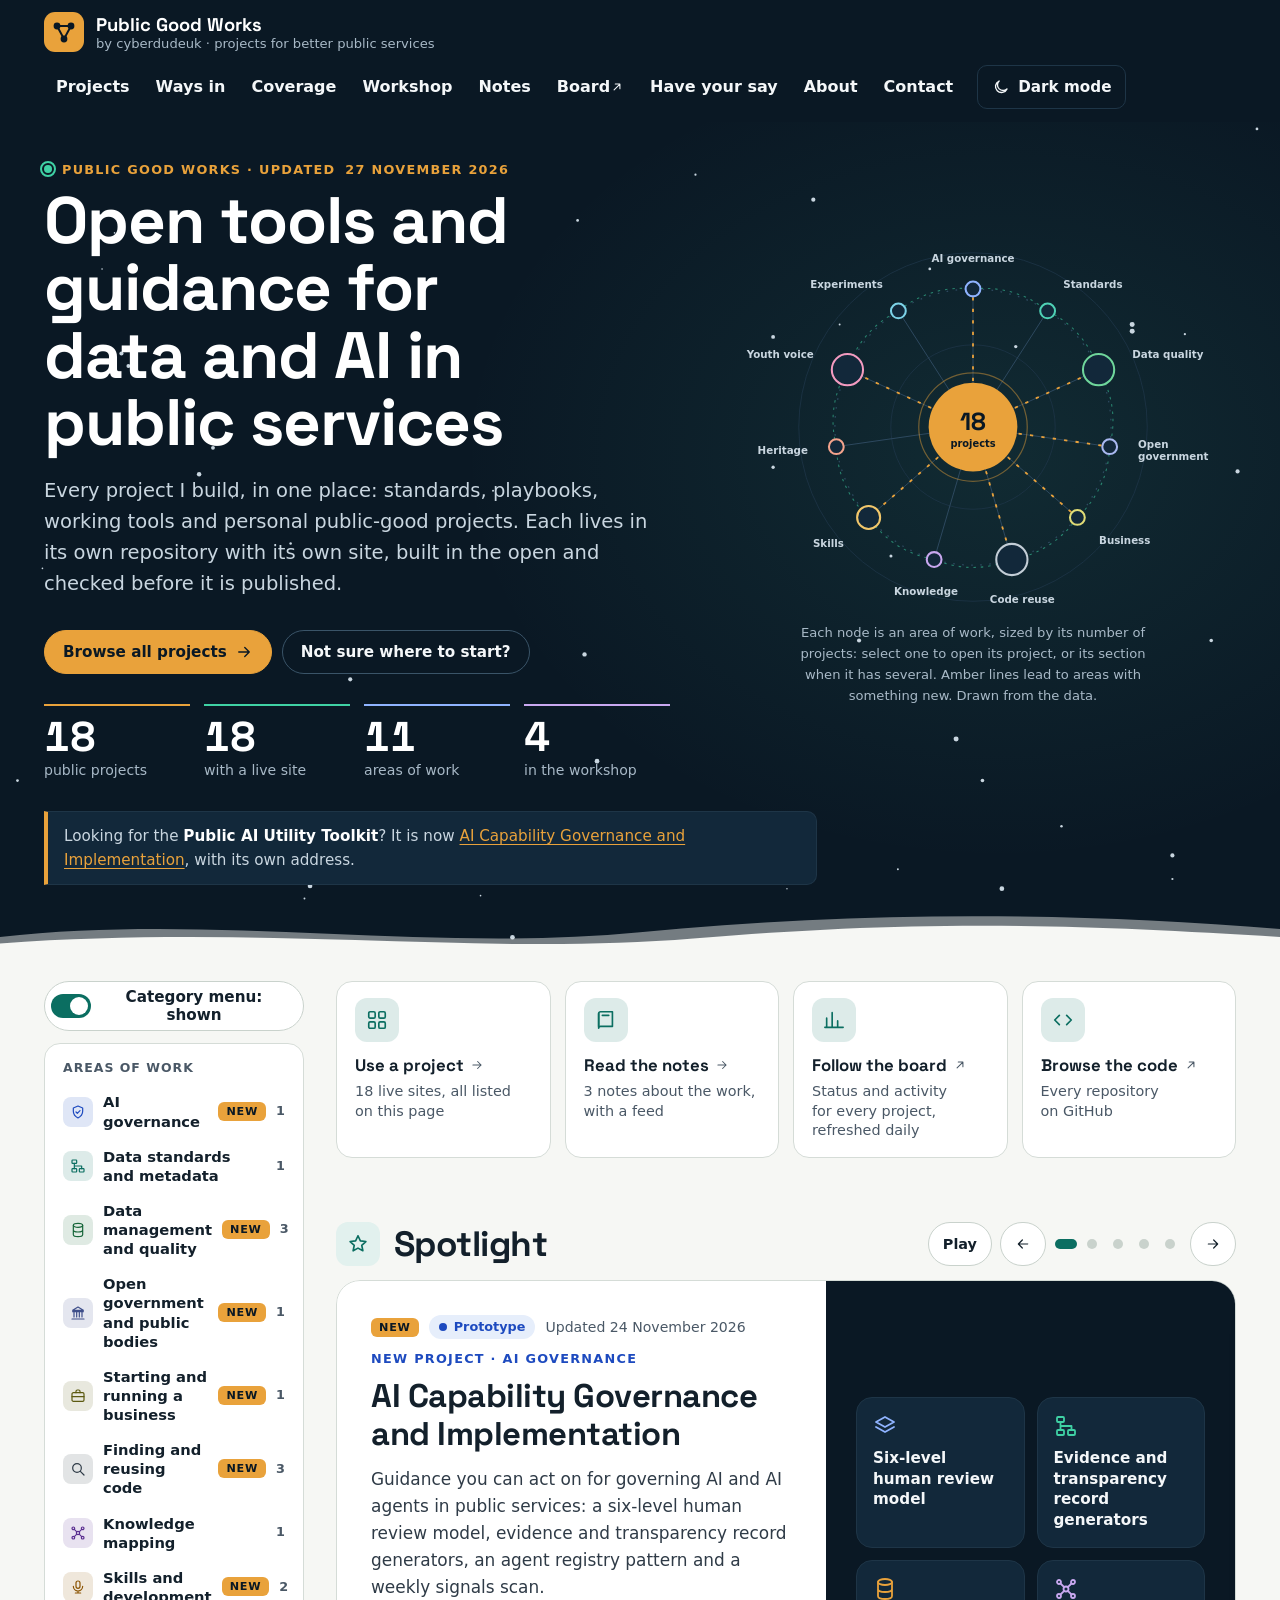
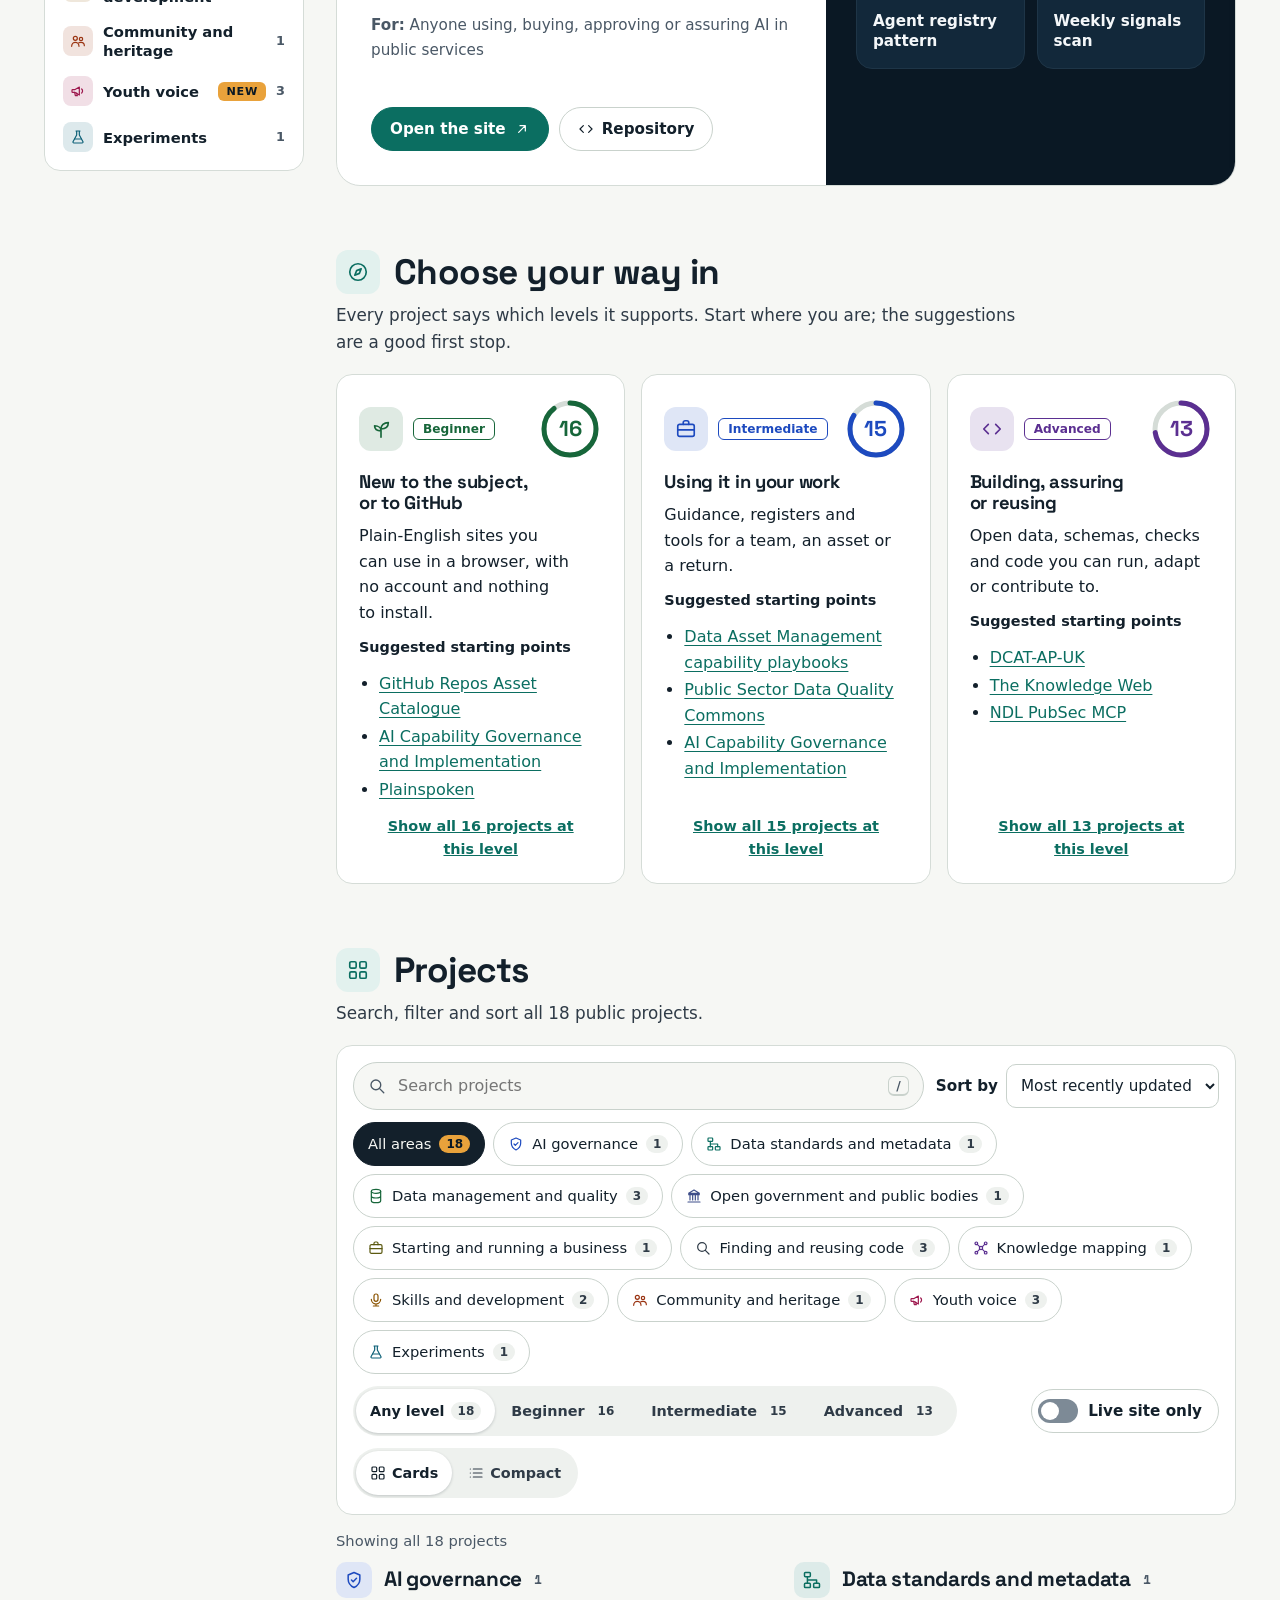
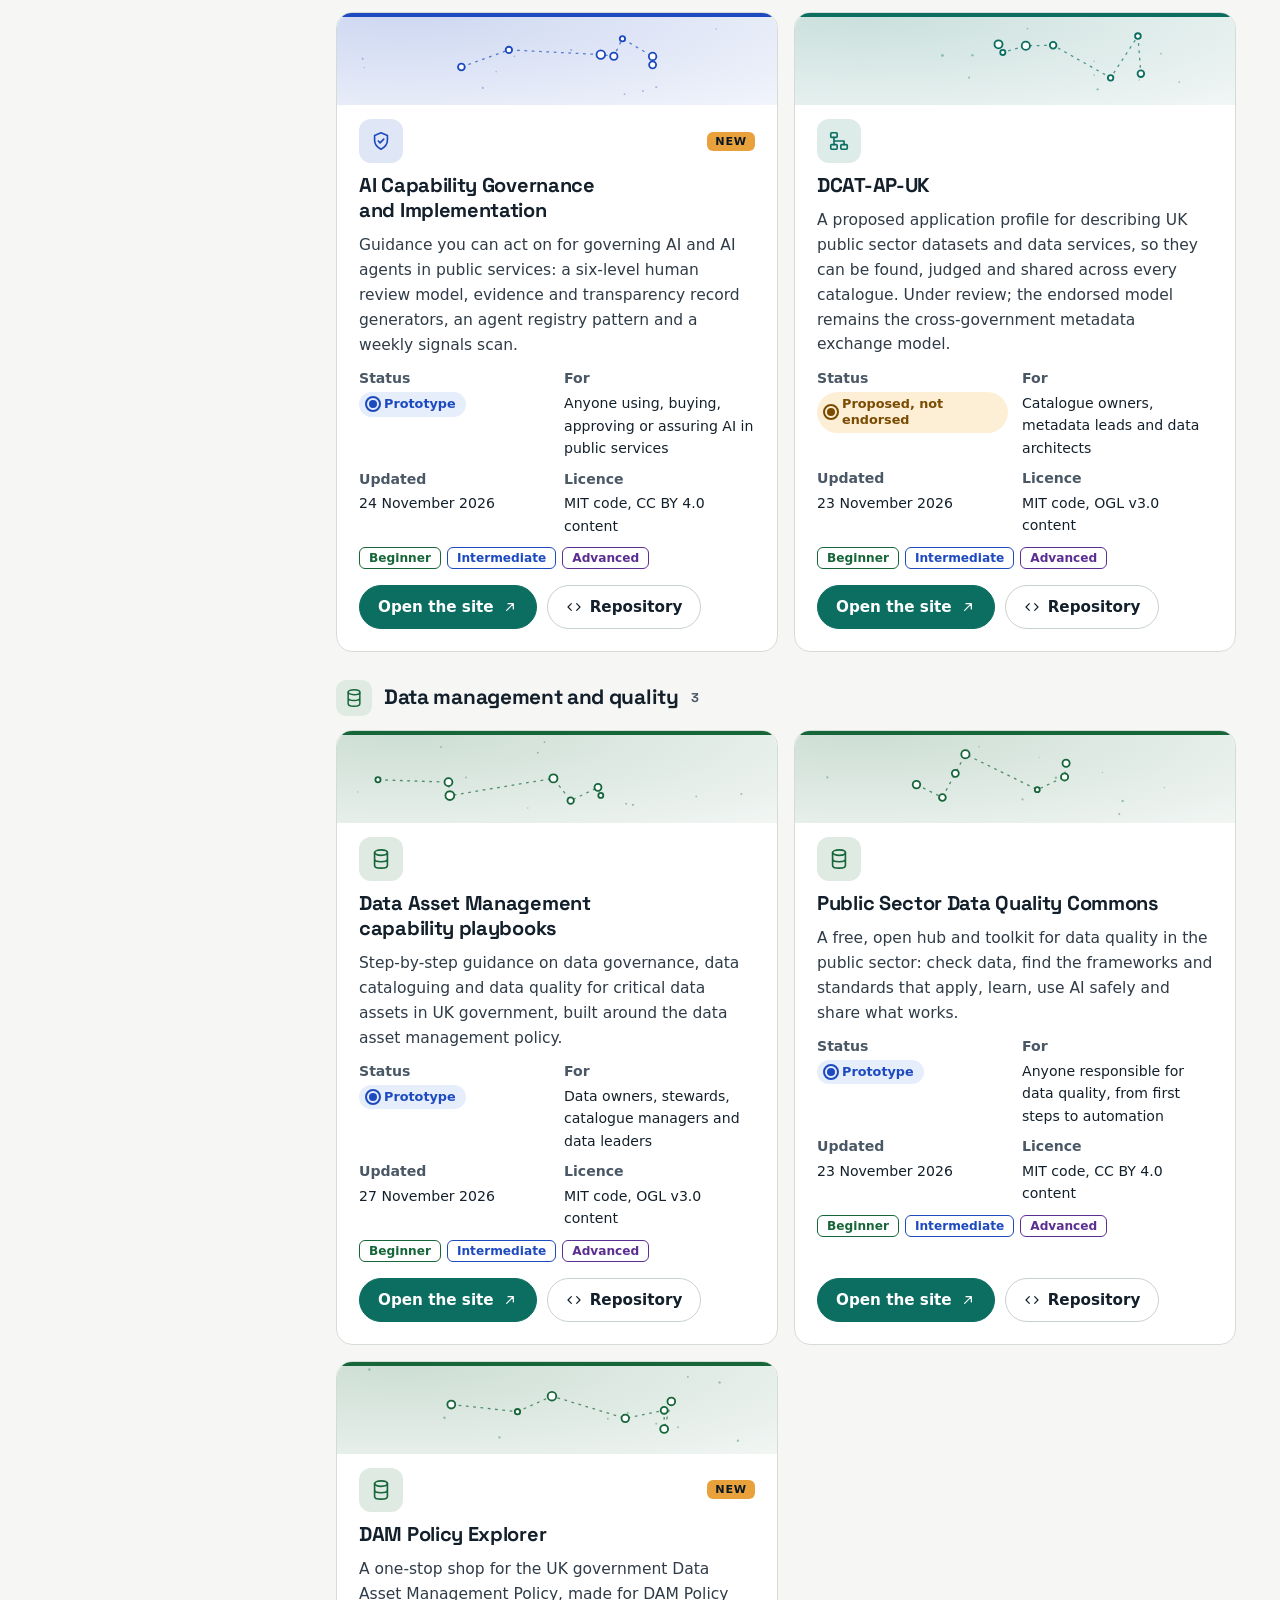
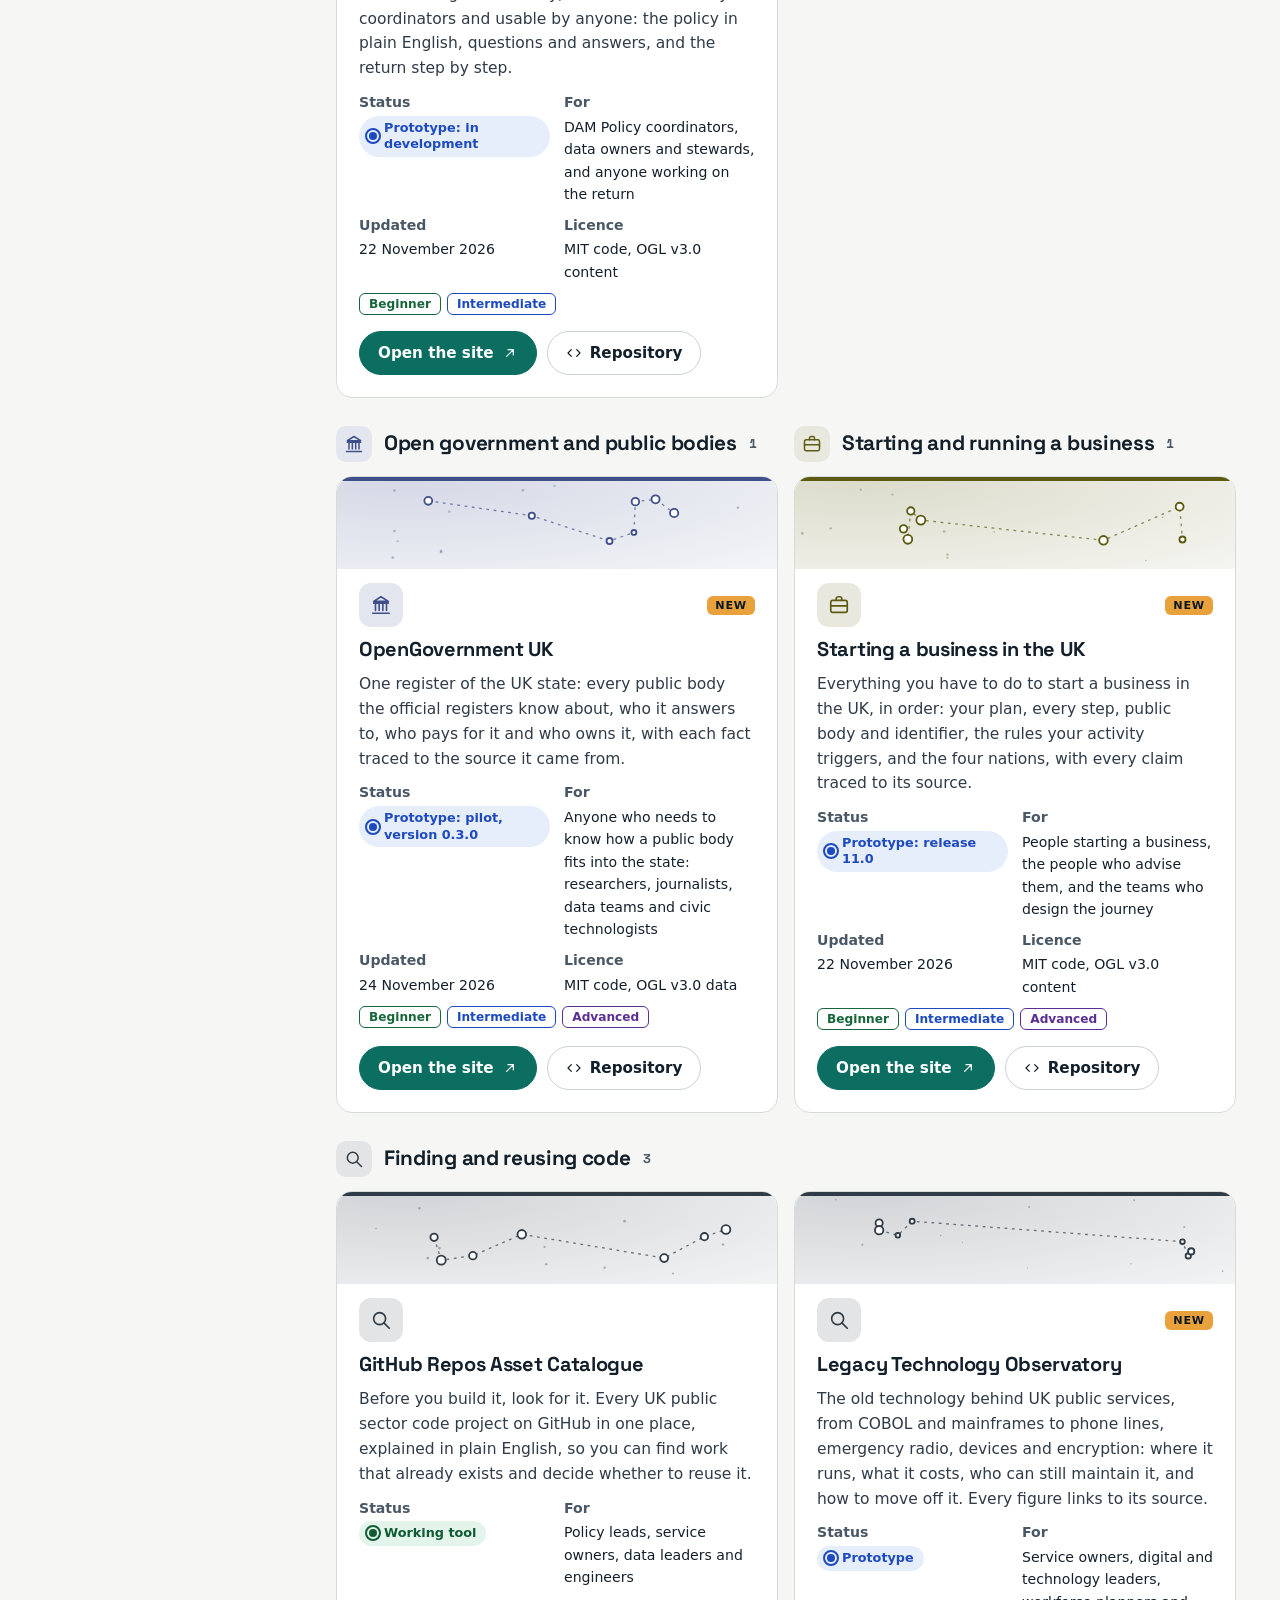
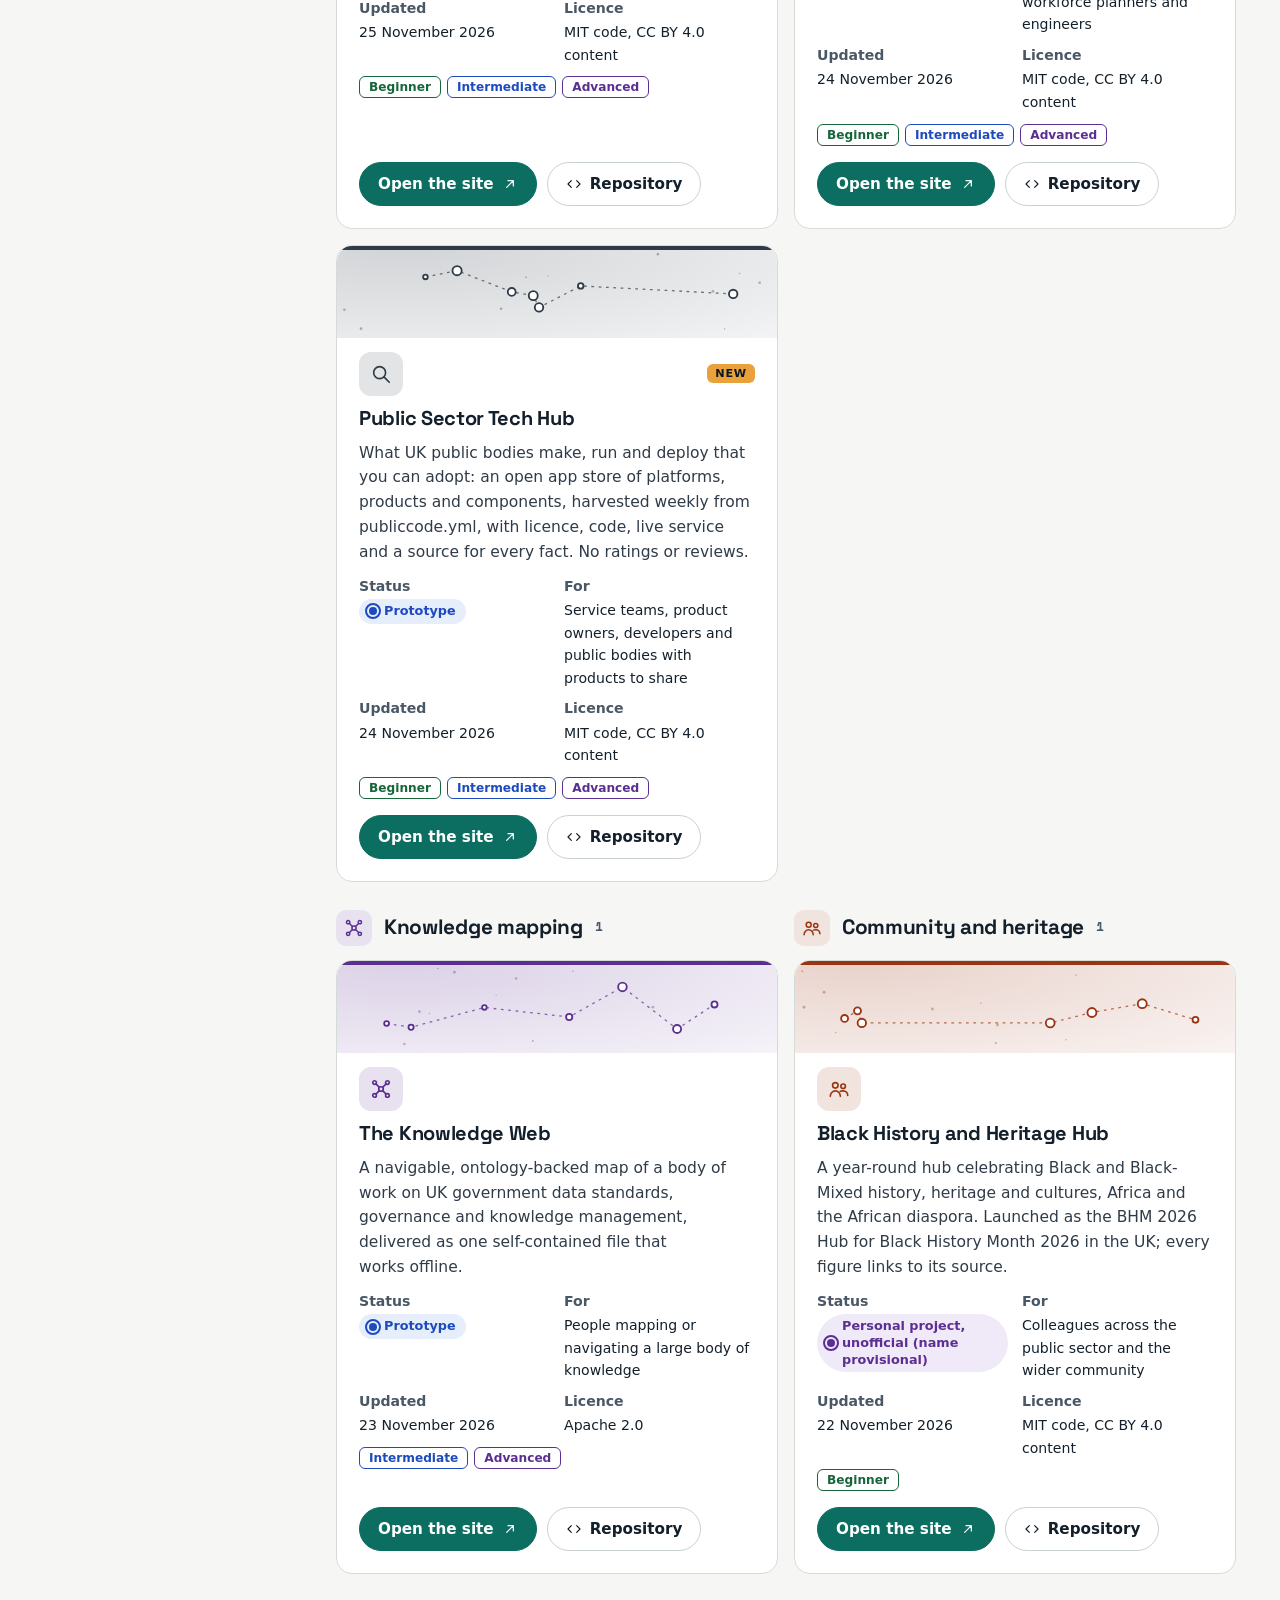
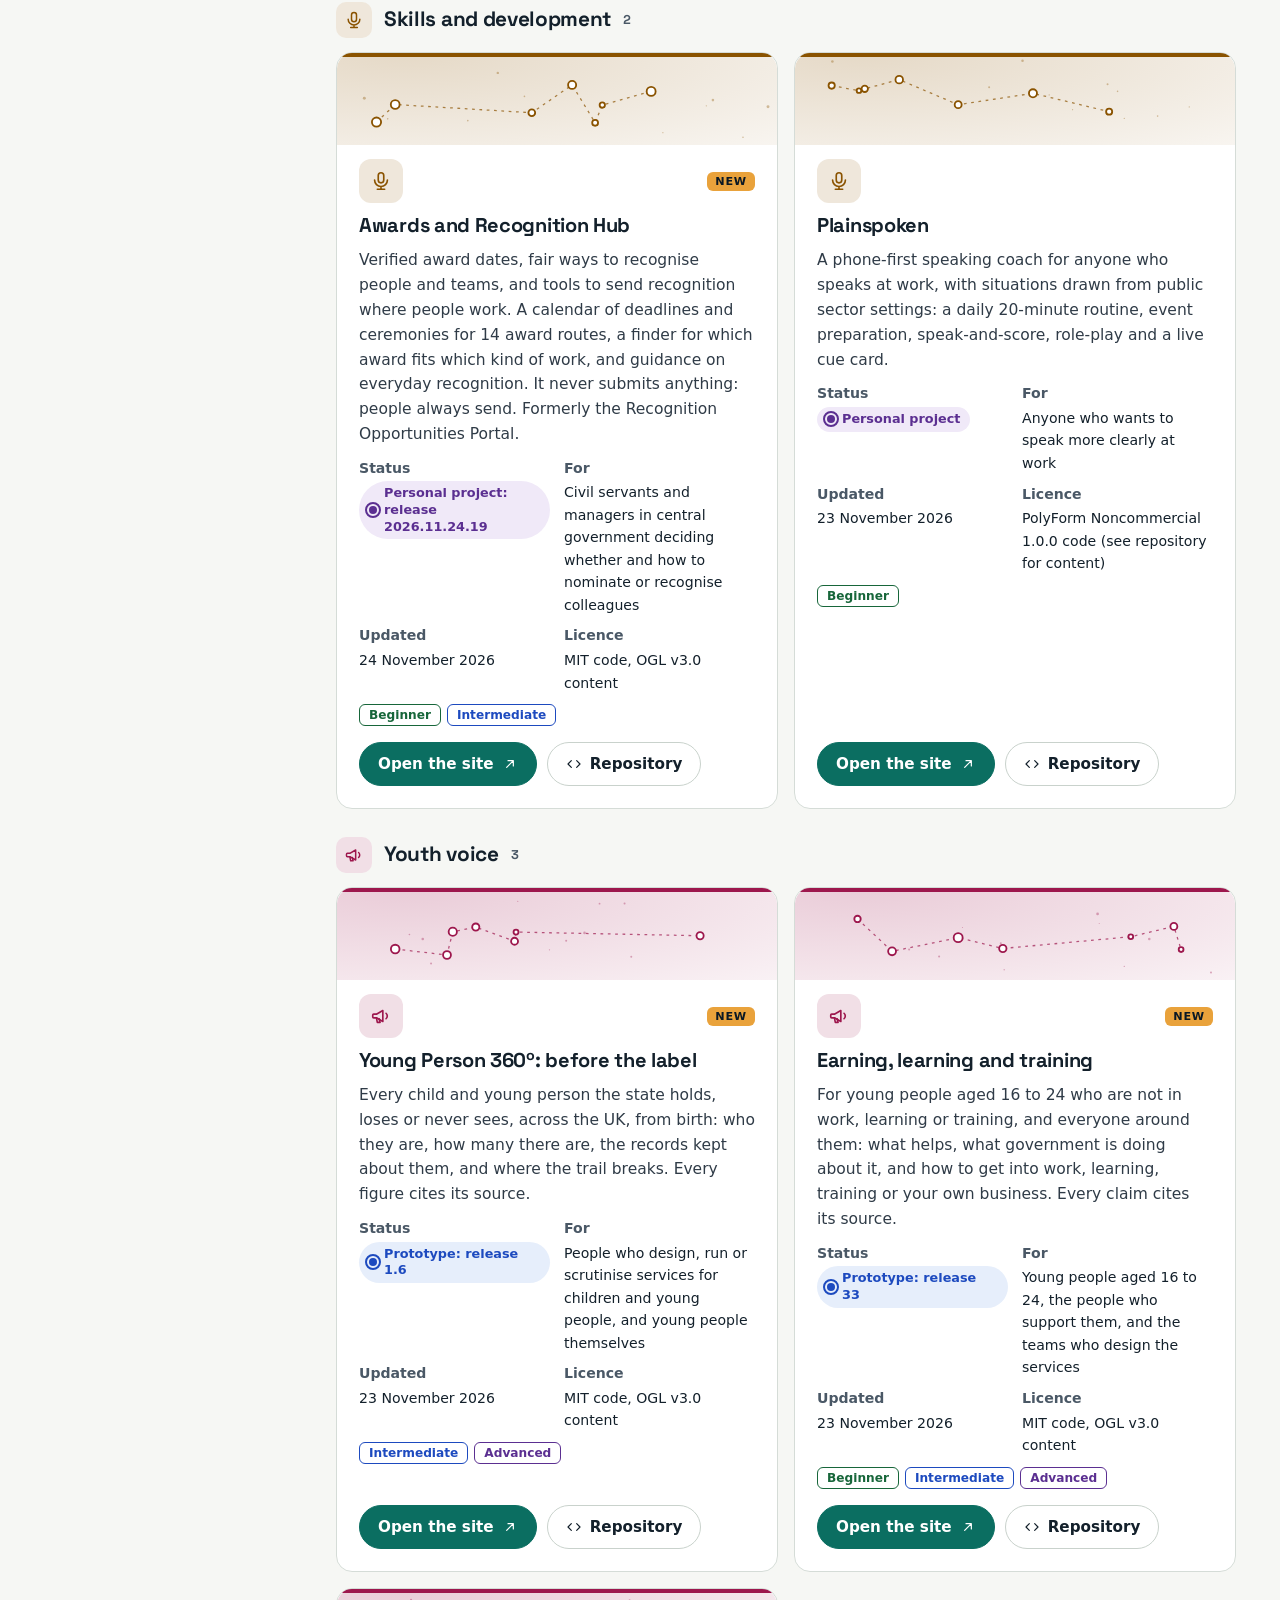
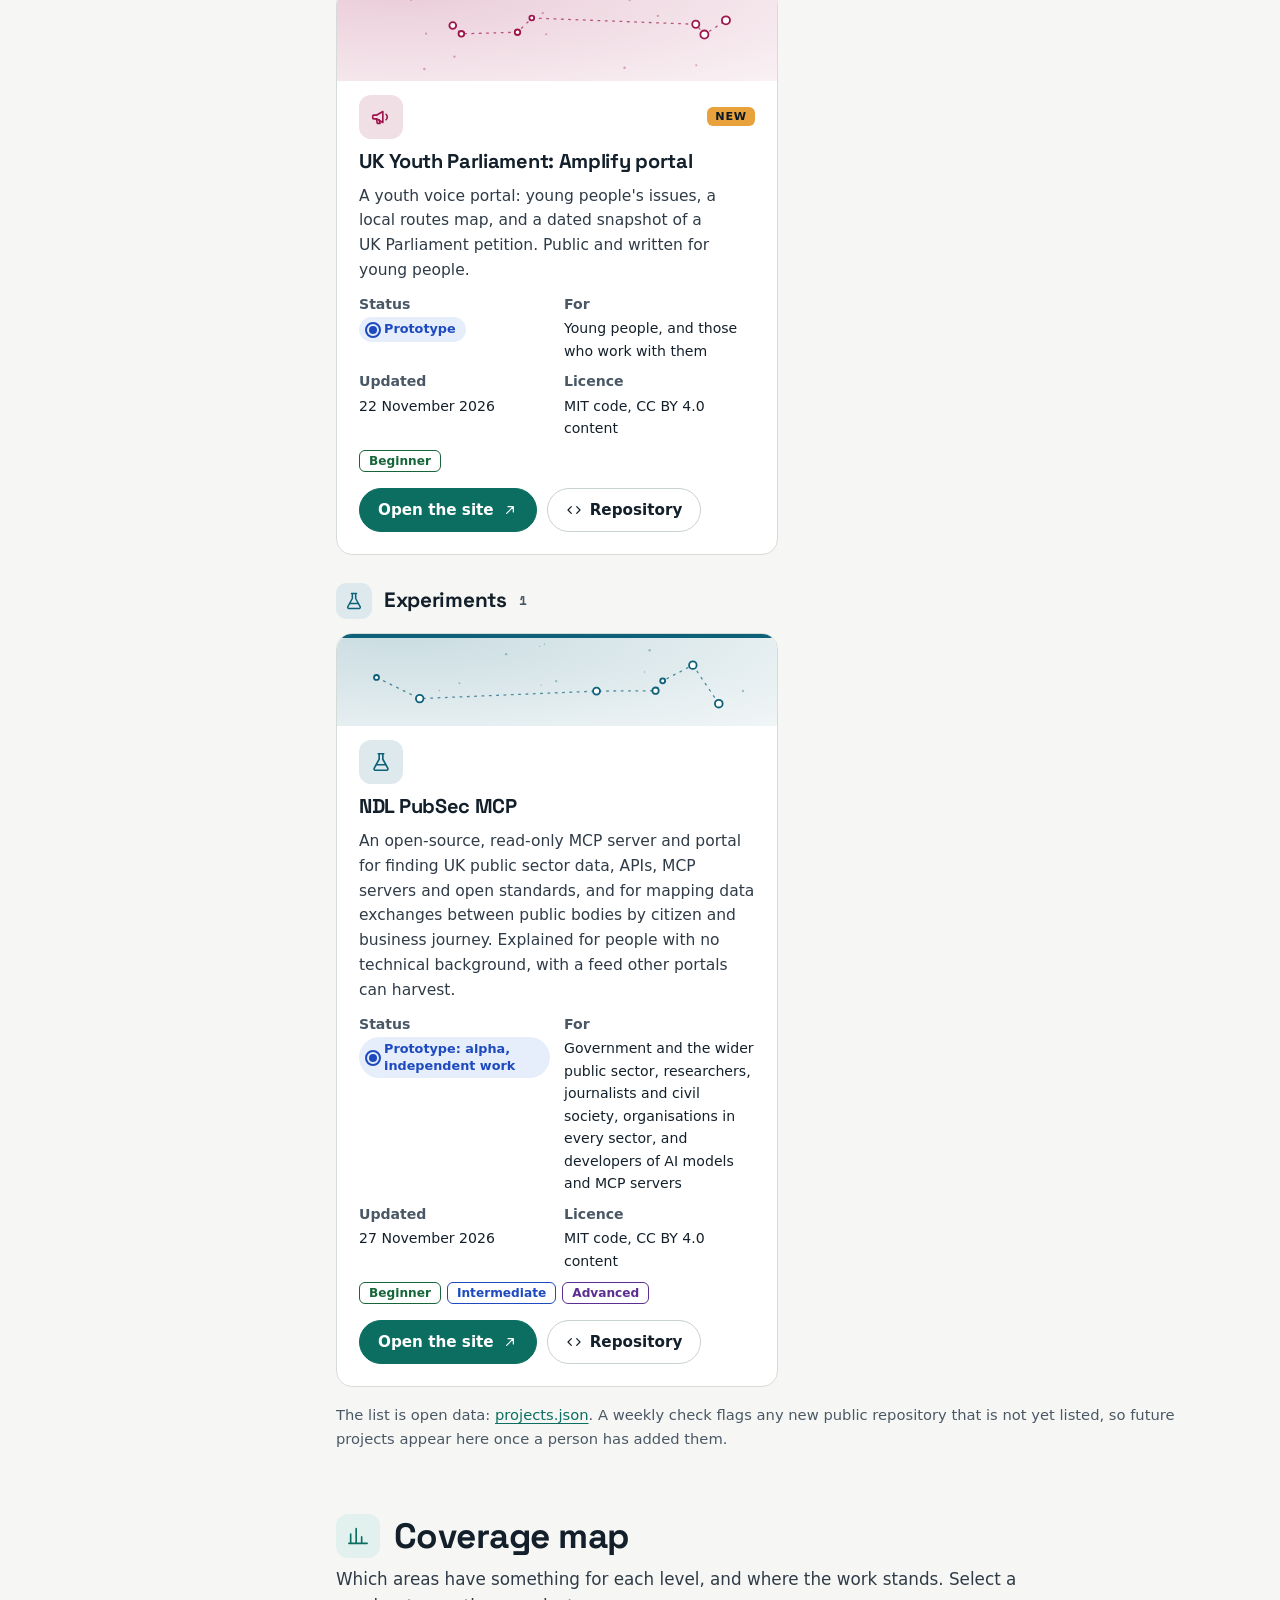
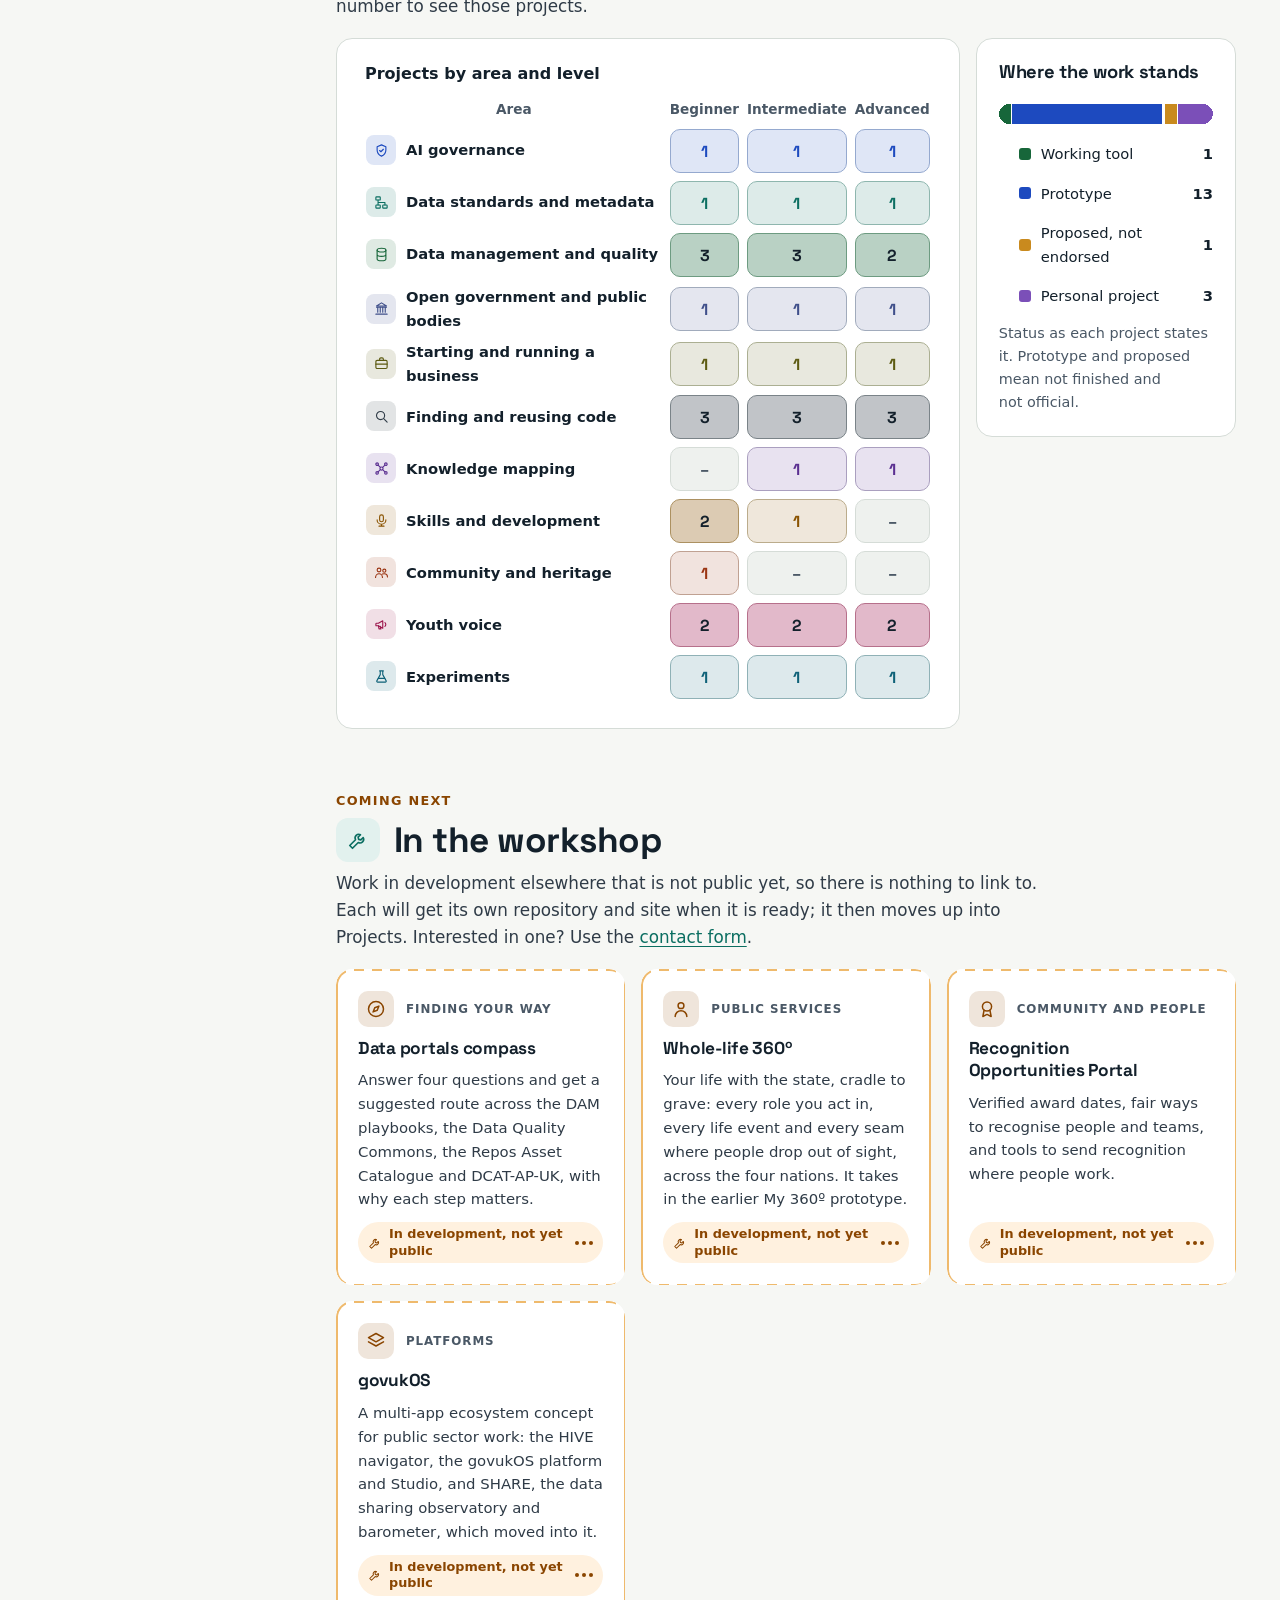
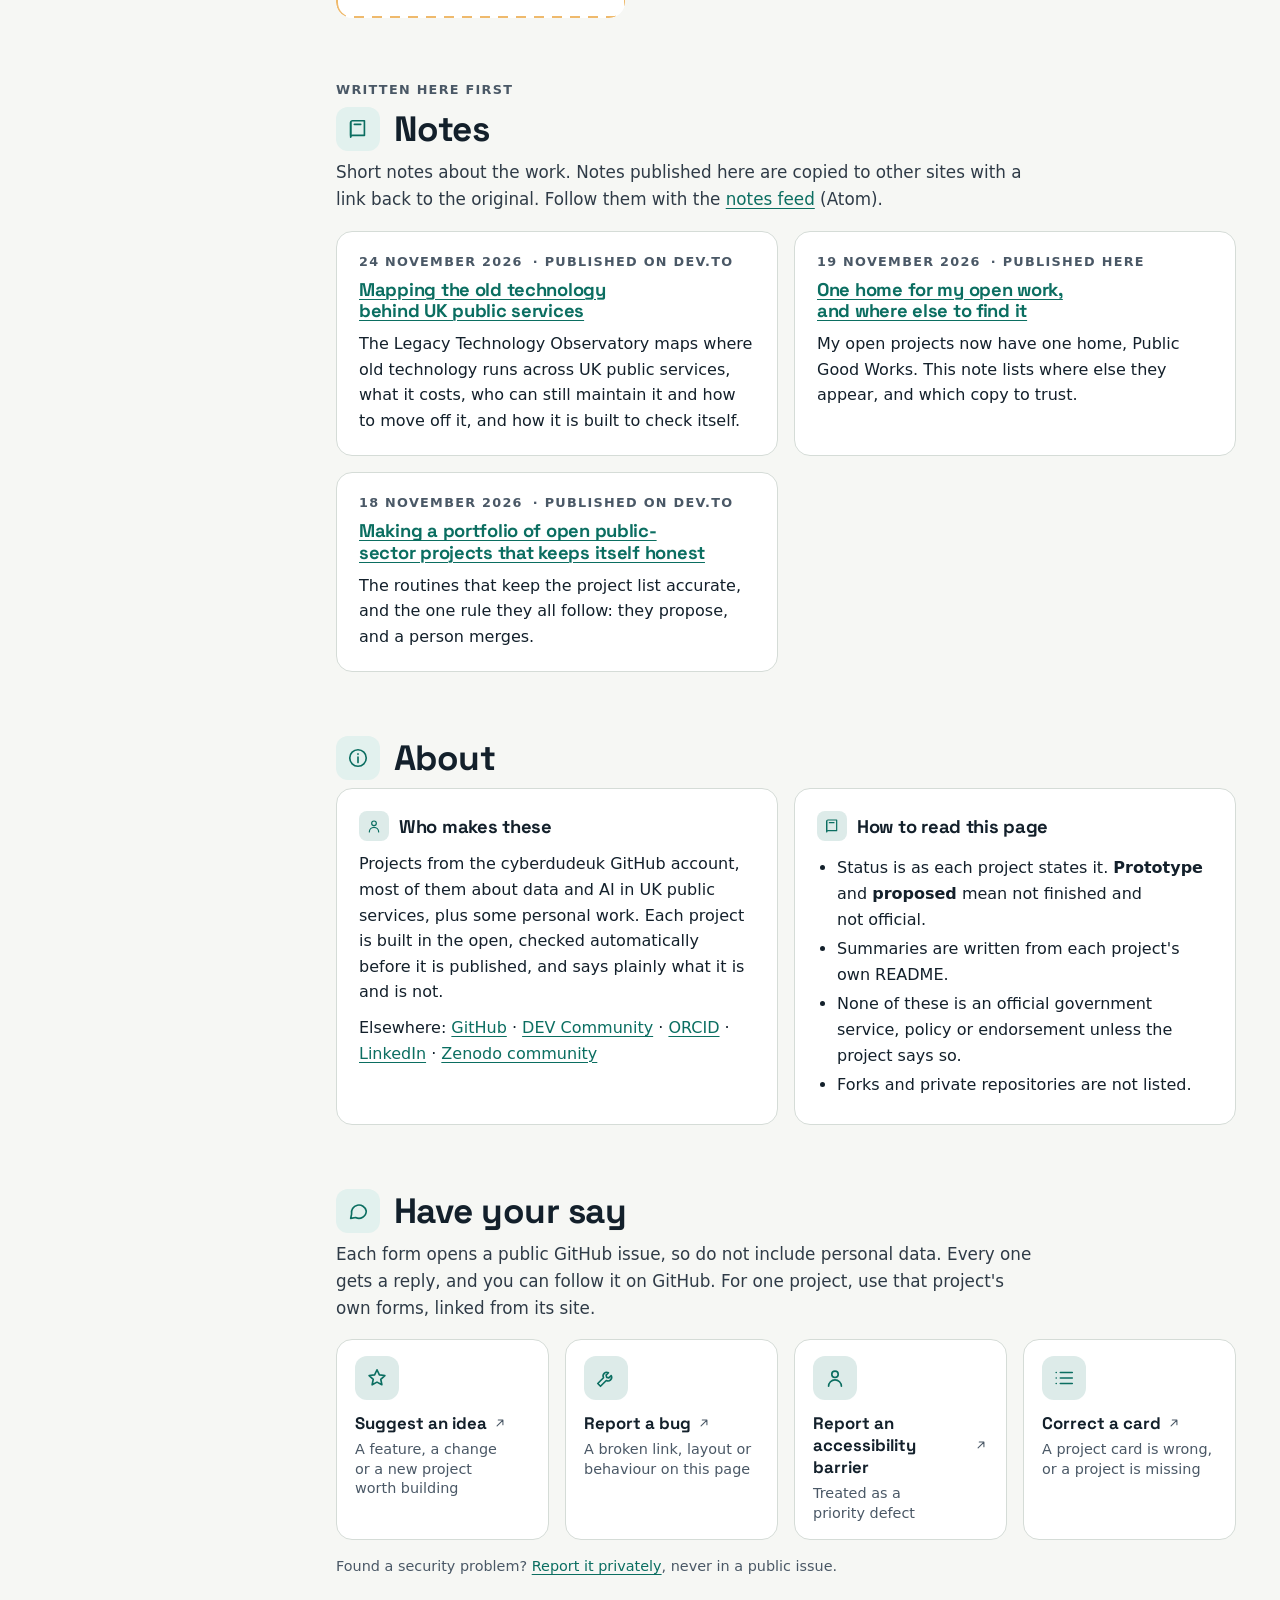
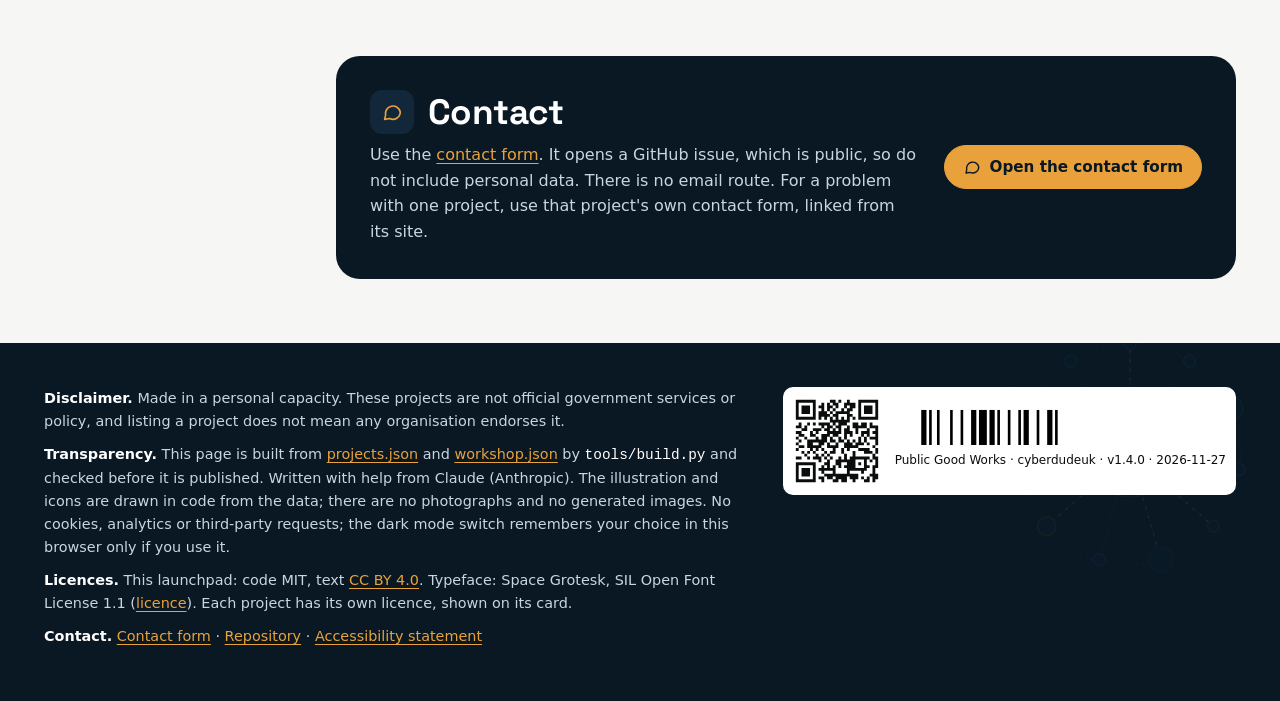
<file: index.html>
<!DOCTYPE html>
<html lang="en-GB">
<head>
<meta charset="utf-8">
<meta name="viewport" content="width=device-width, initial-scale=1">
<title>Public Good Works: open tools for public services, by cyberdudeuk</title>
<meta name="description" content="Open tools, standards and guidance for data and AI in UK public services, plus personal public-good projects: every project by cyberdudeuk in one place.">
<meta name="version" content="1.4.0">
<link rel="canonical" href="https://cyberdudeuk.github.io/">
<link rel="alternate" type="application/atom+xml" href="feed.xml" title="Public Good Works: notes">
<meta property="og:type" content="website"><meta property="og:title" content="Public Good Works: open tools for public services"><meta property="og:url" content="https://cyberdudeuk.github.io/">
<meta property="og:description" content="Open tools, standards and guidance for data and AI in UK public services.">
<meta property="og:image" content="https://cyberdudeuk.github.io/og.jpg"><meta property="og:image:width" content="1200"><meta property="og:image:height" content="630"><meta property="og:image:alt" content="18 projects across 11 areas of work, drawn as a constellation">
<meta name="twitter:card" content="summary_large_image">
<meta name="theme-color" content="#0a1824">
<meta name="color-scheme" content="light dark">
<link rel="icon" href="data:image/svg+xml,%3Csvg xmlns='http://www.w3.org/2000/svg' viewBox='0 0 32 32'%3E%3Crect width='32' height='32' rx='8' fill='%23e9a23b'/%3E%3Cpath d='M10 11L22 11L16 22Z' fill='none' stroke='%230a1824' stroke-width='2'/%3E%3Ccircle cx='10' cy='11' r='3' fill='%230a1824'/%3E%3Ccircle cx='22' cy='11' r='3' fill='%230a1824'/%3E%3Ccircle cx='16' cy='22' r='3' fill='%230a1824'/%3E%3C/svg%3E">
<link rel="preload" href="fonts/space-grotesk-latin-wght.woff2" as="font" type="font/woff2" crossorigin>
<link rel="stylesheet" href="styles.css?v=c8df21d7c6">
<script type="application/ld+json">{"@context": "https://schema.org", "@type": "CollectionPage", "name": "Public Good Works", "creator": {"@type": "Person", "name": "cyberdudeuk", "sameAs": ["https://github.com/cyberdudeuk", "https://dev.to/cyberdudeuk", "https://orcid.org/0009-0000-5880-7219", "https://www.linkedin.com/in/emanuel", "https://zenodo.org/communities/public-good-works"]}, "url": "https://cyberdudeuk.github.io/", "dateModified": "2026-11-27", "inLanguage": "en-GB", "mainEntity": {"@type": "ItemList", "numberOfItems": 18, "itemListElement": [{"@type": "ListItem", "position": 1, "item": {"@type": "CreativeWork", "name": "Data Asset Management capability playbooks", "url": "https://cyberdudeuk.github.io/dam-capability-playbooks/", "codeRepository": "https://github.com/cyberdudeuk/dam-capability-playbooks", "abstract": "Step-by-step guidance on data governance, data cataloguing and data quality for critical data assets in UK government, built around the data asset management policy.", "genre": "Data management and quality"}}, {"@type": "ListItem", "position": 2, "item": {"@type": "CreativeWork", "name": "NDL PubSec MCP", "url": "https://cyberdudeuk.github.io/ndl-pubsec-mcp/", "codeRepository": "https://github.com/cyberdudeuk/ndl-pubsec-mcp", "abstract": "An open-source, read-only MCP server and portal for finding UK public sector data, APIs, MCP servers and open standards, and for mapping data exchanges between public bodies by citizen and business journey. Explained for people with no technical background, with a feed other portals can harvest.", "genre": "Experiments"}}, {"@type": "ListItem", "position": 3, "item": {"@type": "CreativeWork", "name": "GitHub Repos Asset Catalogue", "url": "https://cyberdudeuk.github.io/github-repos-asset-catalogue/", "codeRepository": "https://github.com/cyberdudeuk/github-repos-asset-catalogue", "abstract": "Before you build it, look for it. Every UK public sector code project on GitHub in one place, explained in plain English, so you can find work that already exists and decide whether to reuse it.", "genre": "Finding and reusing code"}}, {"@type": "ListItem", "position": 4, "item": {"@type": "CreativeWork", "name": "AI Capability Governance and Implementation", "url": "https://cyberdudeuk.github.io/ai-capability-governance/", "codeRepository": "https://github.com/cyberdudeuk/ai-capability-governance", "abstract": "Guidance you can act on for governing AI and AI agents in public services: a six-level human review model, evidence and transparency record generators, an agent registry pattern and a weekly signals scan.", "genre": "AI governance"}}, {"@type": "ListItem", "position": 5, "item": {"@type": "CreativeWork", "name": "OpenGovernment UK", "url": "https://cyberdudeuk.github.io/opengovernment-uk/", "codeRepository": "https://github.com/cyberdudeuk/opengovernment-uk", "abstract": "One register of the UK state: every public body the official registers know about, who it answers to, who pays for it and who owns it, with each fact traced to the source it came from.", "genre": "Open government and public bodies"}}, {"@type": "ListItem", "position": 6, "item": {"@type": "CreativeWork", "name": "Legacy Technology Observatory", "url": "https://cyberdudeuk.github.io/legacy-technology-observatory/", "codeRepository": "https://github.com/cyberdudeuk/legacy-technology-observatory", "abstract": "The old technology behind UK public services, from COBOL and mainframes to phone lines, emergency radio, devices and encryption: where it runs, what it costs, who can still maintain it, and how to move off it. Every figure links to its source.", "genre": "Finding and reusing code"}}, {"@type": "ListItem", "position": 7, "item": {"@type": "CreativeWork", "name": "Public Sector Tech Hub", "url": "https://cyberdudeuk.github.io/pubsec-tech-hub/", "codeRepository": "https://github.com/cyberdudeuk/pubsec-tech-hub", "abstract": "What UK public bodies make, run and deploy that you can adopt: an open app store of platforms, products and components, harvested weekly from publiccode.yml, with licence, code, live service and a source for every fact. No ratings or reviews.", "genre": "Finding and reusing code"}}, {"@type": "ListItem", "position": 8, "item": {"@type": "CreativeWork", "name": "Awards and Recognition Hub", "url": "https://cyberdudeuk.github.io/awards-and-recognition-hub/", "codeRepository": "https://github.com/cyberdudeuk/awards-and-recognition-hub", "abstract": "Verified award dates, fair ways to recognise people and teams, and tools to send recognition where people work. A calendar of deadlines and ceremonies for 14 award routes, a finder for which award fits which kind of work, and guidance on everyday recognition. It never submits anything: people always send. Formerly the Recognition Opportunities Portal.", "genre": "Skills and development"}}, {"@type": "ListItem", "position": 9, "item": {"@type": "CreativeWork", "name": "DCAT-AP-UK", "url": "https://cyberdudeuk.github.io/dcat-ap-uk/", "codeRepository": "https://github.com/cyberdudeuk/dcat-ap-uk", "abstract": "A proposed application profile for describing UK public sector datasets and data services, so they can be found, judged and shared across every catalogue. Under review; the endorsed model remains the cross-government metadata exchange model.", "genre": "Data standards and metadata"}}, {"@type": "ListItem", "position": 10, "item": {"@type": "CreativeWork", "name": "Public Sector Data Quality Commons", "url": "https://cyberdudeuk.github.io/dq-commons/", "codeRepository": "https://github.com/cyberdudeuk/dq-commons", "abstract": "A free, open hub and toolkit for data quality in the public sector: check data, find the frameworks and standards that apply, learn, use AI safely and share what works.", "genre": "Data management and quality"}}, {"@type": "ListItem", "position": 11, "item": {"@type": "CreativeWork", "name": "The Knowledge Web", "url": "https://cyberdudeuk.github.io/knowledge-web/dist/the-web.html", "codeRepository": "https://github.com/cyberdudeuk/knowledge-web", "abstract": "A navigable, ontology-backed map of a body of work on UK government data standards, governance and knowledge management, delivered as one self-contained file that works offline.", "genre": "Knowledge mapping"}}, {"@type": "ListItem", "position": 12, "item": {"@type": "CreativeWork", "name": "Plainspoken", "url": "https://cyberdudeuk.github.io/plainspoken/", "codeRepository": "https://github.com/cyberdudeuk/plainspoken", "abstract": "A phone-first speaking coach for anyone who speaks at work, with situations drawn from public sector settings: a daily 20-minute routine, event preparation, speak-and-score, role-play and a live cue card.", "genre": "Skills and development"}}, {"@type": "ListItem", "position": 13, "item": {"@type": "CreativeWork", "name": "Young Person 360º: before the label", "url": "https://cyberdudeuk.github.io/young-person-360/", "codeRepository": "https://github.com/cyberdudeuk/young-person-360", "abstract": "Every child and young person the state holds, loses or never sees, across the UK, from birth: who they are, how many there are, the records kept about them, and where the trail breaks. Every figure cites its source.", "genre": "Youth voice"}}, {"@type": "ListItem", "position": 14, "item": {"@type": "CreativeWork", "name": "Earning, learning and training", "url": "https://cyberdudeuk.github.io/earning-learning-training/", "codeRepository": "https://github.com/cyberdudeuk/earning-learning-training", "abstract": "For young people aged 16 to 24 who are not in work, learning or training, and everyone around them: what helps, what government is doing about it, and how to get into work, learning, training or your own business. Every claim cites its source.", "genre": "Youth voice"}}, {"@type": "ListItem", "position": 15, "item": {"@type": "CreativeWork", "name": "DAM Policy Explorer", "url": "https://cyberdudeuk.github.io/dam-policy-explorer/", "codeRepository": "https://github.com/cyberdudeuk/dam-policy-explorer", "abstract": "A one-stop shop for the UK government Data Asset Management Policy, made for DAM Policy coordinators and usable by anyone: the policy in plain English, questions and answers, and the return step by step.", "genre": "Data management and quality"}}, {"@type": "ListItem", "position": 16, "item": {"@type": "CreativeWork", "name": "Starting a business in the UK", "url": "https://cyberdudeuk.github.io/start-a-business-uk/", "codeRepository": "https://github.com/cyberdudeuk/start-a-business-uk", "abstract": "Everything you have to do to start a business in the UK, in order: your plan, every step, public body and identifier, the rules your activity triggers, and the four nations, with every claim traced to its source.", "genre": "Starting and running a business"}}, {"@type": "ListItem", "position": 17, "item": {"@type": "CreativeWork", "name": "Black History and Heritage Hub", "url": "https://cyberdudeuk.github.io/black-mixed-heritage/", "codeRepository": "https://github.com/cyberdudeuk/black-mixed-heritage", "abstract": "A year-round hub celebrating Black and Black-Mixed history, heritage and cultures, Africa and the African diaspora. Launched as the BHM 2026 Hub for Black History Month 2026 in the UK; every figure links to its source.", "genre": "Community and heritage"}}, {"@type": "ListItem", "position": 18, "item": {"@type": "CreativeWork", "name": "UK Youth Parliament: Amplify portal", "url": "https://cyberdudeuk.github.io/uk-youth-parliament-amplify/", "codeRepository": "https://github.com/cyberdudeuk/uk-youth-parliament-amplify", "abstract": "A youth voice portal: young people's issues, a local routes map, and a dated snapshot of a UK Parliament petition. Public and written for young people.", "genre": "Youth voice"}}]}}</script>
<script>/* Old links to the Public AI Utility Toolkit (which lived here until November 2026) go to its new address. */
(function(){var h=(location.hash||'').slice(1);var old=["start-here", "knowledge", "toolkit", "tools", "assurance", "catalogue", "ucd", "practice", "resources", "signals", "transparency", "roadmap", "glossary", "contact", "tool-triage", "tool-evidence", "tool-deia", "tool-atrs", "tool-pqc", "tool-plain"];if(old.indexOf(h)>-1){location.replace('https://cyberdudeuk.github.io/ai-capability-governance/#'+h);}})();
/* A theme chosen with the switch is applied before the page paints. Nothing is stored unless you use the switch. */
(function(){try{var t=localStorage.getItem('theme');if(t==='dark'||t==='light')document.documentElement.setAttribute('data-theme',t);}catch(x){}})();</script>
</head>
<body>
<a class="skip" href="#main">Skip to main content</a>
<div class="progress" aria-hidden="true"></div>
<header class="masthead">
 <div class="wrap mast">
  <a class="brand" href="#top"><svg class="mark" width="40" height="40" viewBox="0 0 40 40" aria-hidden="true" focusable="false"><rect width="40" height="40" rx="11"/><path d="M13 14L27 14L20 27Z"/><circle cx="13" cy="14" r="3.4"/><circle cx="27" cy="14" r="3.4"/><circle cx="20" cy="27" r="3.4"/></svg><span>Public Good Works<small>by cyberdudeuk · projects for better public services</small></span></a>
  <nav class="global" aria-label="Sections"><a href="#projects">Projects</a><a href="#ways-in">Ways in</a><a href="#coverage">Coverage</a><a href="#workshop">Workshop</a><a href="#notes">Notes</a><a href="https://github.com/users/cyberdudeuk/projects/4">Board<svg class="ico" width="14" height="14" viewBox="0 0 24 24" fill="none" stroke="currentColor" stroke-width="1.8" stroke-linecap="round" stroke-linejoin="round" aria-hidden="true" focusable="false"><path d="M7 17L17 7M9 7h8v8"/></svg></a><a href="#feedback">Have your say</a><a href="#about">About</a><a href="#contact">Contact</a></nav>
  <details class="navmenu"><summary><svg class="ico" width="20" height="20" viewBox="0 0 24 24" fill="none" stroke="currentColor" stroke-width="1.8" stroke-linecap="round" stroke-linejoin="round" aria-hidden="true" focusable="false"><path d="M4 7h16M4 12h16M4 17h16"/></svg>Menu</summary><nav aria-label="Sections (menu)"><a href="#projects">Projects</a><a href="#ways-in">Ways in</a><a href="#coverage">Coverage</a><a href="#workshop">Workshop</a><a href="#notes">Notes</a><a href="https://github.com/users/cyberdudeuk/projects/4">Board<svg class="ico" width="14" height="14" viewBox="0 0 24 24" fill="none" stroke="currentColor" stroke-width="1.8" stroke-linecap="round" stroke-linejoin="round" aria-hidden="true" focusable="false"><path d="M7 17L17 7M9 7h8v8"/></svg></a><a href="#feedback">Have your say</a><a href="#about">About</a><a href="#contact">Contact</a></nav></details>
  <button type="button" class="theme js-only" id="themeToggle" role="switch" aria-checked="false"><svg class="ico" width="18" height="18" viewBox="0 0 24 24" fill="none" stroke="currentColor" stroke-width="1.8" stroke-linecap="round" stroke-linejoin="round" aria-hidden="true" focusable="false"><path d="M20 14.5A8 8 0 1 1 9.5 4a6.5 6.5 0 0 0 10.5 10.5z"/></svg><span>Dark mode</span></button>
 </div>
</header>
<section class="hero" id="top" aria-labelledby="h-top">
 <svg class="starfield" viewBox="0 0 1200 600" preserveAspectRatio="xMidYMid slice" aria-hidden="true" focusable="false"><circle cx="1045" cy="5" r="1.0" style="animation-delay:1.8s"/><circle cx="1087" cy="92" r="1.4" style="animation-delay:3.4s"/><circle cx="984" cy="529" r="1.5" style="animation-delay:3.9s"/><circle cx="33" cy="553" r="1.2" style="animation-delay:2.6s"/><circle cx="955" cy="151" r="1.8" style="animation-delay:5.0s"/><circle cx="847" cy="475" r="1.3" style="animation-delay:3.2s"/><circle cx="1012" cy="374" r="1.3" style="animation-delay:3.3s"/><circle cx="292" cy="235" r="1.4" style="animation-delay:3.3s"/><circle cx="212" cy="106" r="0.6" style="animation-delay:0.3s"/><circle cx="1064" cy="454" r="1.1" style="animation-delay:2.2s"/><circle cx="358" cy="560" r="0.7" style="animation-delay:0.8s"/><circle cx="786" cy="539" r="0.7" style="animation-delay:0.8s"/><circle cx="52" cy="435" r="1.1" style="animation-delay:2.2s"/><circle cx="9" cy="593" r="0.5" style="animation-delay:0.1s"/><circle cx="984" cy="546" r="0.8" style="animation-delay:1.2s"/><circle cx="1111" cy="14" r="0.6" style="animation-delay:0.5s"/><circle cx="226" cy="167" r="1.5" style="animation-delay:4.0s"/><circle cx="555" cy="71" r="1.0" style="animation-delay:1.9s"/><circle cx="955" cy="146" r="1.8" style="animation-delay:4.9s"/><circle cx="758" cy="374" r="1.5" style="animation-delay:3.7s"/><circle cx="861" cy="553" r="1.7" style="animation-delay:4.7s"/><circle cx="71" cy="301" r="1.0" style="animation-delay:1.8s"/><circle cx="508" cy="588" r="1.7" style="animation-delay:4.8s"/><circle cx="122" cy="136" r="0.9" style="animation-delay:1.6s"/><circle cx="56" cy="127" r="0.9" style="animation-delay:1.5s"/><circle cx="376" cy="219" r="0.6" style="animation-delay:0.4s"/><circle cx="151" cy="475" r="1.0" style="animation-delay:1.9s"/><circle cx="1191" cy="92" r="1.1" style="animation-delay:2.4s"/><circle cx="325" cy="379" r="1.5" style="animation-delay:3.8s"/><circle cx="725" cy="56" r="1.5" style="animation-delay:4.0s"/><circle cx="809" cy="106" r="1.0" style="animation-delay:2.0s"/><circle cx="104" cy="315" r="0.5" style="animation-delay:0.1s"/><circle cx="1031" cy="252" r="1.5" style="animation-delay:3.9s"/><circle cx="696" cy="155" r="1.4" style="animation-delay:3.4s"/><circle cx="871" cy="162" r="1.2" style="animation-delay:2.7s"/><circle cx="485" cy="558" r="0.6" style="animation-delay:0.2s"/><circle cx="231" cy="176" r="1.4" style="animation-delay:3.4s"/><circle cx="428" cy="548" r="1.0" style="animation-delay:1.9s"/><circle cx="47" cy="101" r="1.5" style="animation-delay:3.9s"/><circle cx="381" cy="292" r="0.6" style="animation-delay:0.3s"/><circle cx="569" cy="461" r="1.7" style="animation-delay:4.7s"/><circle cx="696" cy="249" r="1.2" style="animation-delay:2.7s"/><circle cx="306" cy="271" r="0.5" style="animation-delay:0.1s"/><circle cx="744" cy="146" r="0.7" style="animation-delay:0.9s"/><circle cx="1176" cy="26" r="1.6" style="animation-delay:4.1s"/><circle cx="828" cy="445" r="1.8" style="animation-delay:4.8s"/><circle cx="5" cy="148" r="1.8" style="animation-delay:4.9s"/><circle cx="391" cy="402" r="1.5" style="animation-delay:3.8s"/><circle cx="640" cy="38" r="0.8" style="animation-delay:1.0s"/><circle cx="362" cy="551" r="1.7" style="animation-delay:4.4s"/><circle cx="235" cy="520" r="1.6" style="animation-delay:4.1s"/><circle cx="781" cy="313" r="1.1" style="animation-delay:2.2s"/><circle cx="993" cy="153" r="0.8" style="animation-delay:1.1s"/><circle cx="188" cy="548" r="0.7" style="animation-delay:0.8s"/><circle cx="1129" cy="38" r="0.7" style="animation-delay:0.6s"/><circle cx="169" cy="322" r="0.6" style="animation-delay:0.3s"/><circle cx="1167" cy="466" r="0.9" style="animation-delay:1.7s"/><circle cx="904" cy="508" r="0.9" style="animation-delay:1.4s"/><circle cx="1073" cy="591" r="1.7" style="animation-delay:4.5s"/><circle cx="494" cy="266" r="0.7" style="animation-delay:0.9s"/><circle cx="282" cy="254" r="1.6" style="animation-delay:4.4s"/><circle cx="348" cy="304" r="0.9" style="animation-delay:1.5s"/><circle cx="560" cy="384" r="1.6" style="animation-delay:4.0s"/><circle cx="1200" cy="598" r="1.6" style="animation-delay:4.2s"/><circle cx="993" cy="591" r="1.1" style="animation-delay:2.1s"/><circle cx="687" cy="548" r="0.7" style="animation-delay:0.9s"/><circle cx="706" cy="553" r="0.5" style="animation-delay:0.2s"/><circle cx="221" cy="80" r="0.6" style="animation-delay:0.5s"/><circle cx="28" cy="106" r="1.8" style="animation-delay:5.0s"/><circle cx="894" cy="139" r="1.4" style="animation-delay:3.6s"/></svg>
 <div class="wrap hero-in">
  <div class="hero-text">
   <p class="eyebrow"><span class="dot live" aria-hidden="true"></span>Public Good Works · updated <time datetime="2026-11-27">27 November 2026</time></p>
   <h1 id="h-top">Open tools and guidance for data and AI in public services</h1>
   <p class="lede">Every project I build, in one place: standards, playbooks, working tools and personal public-good projects. Each lives in its own repository with its own site, built in the open and checked before it is published.</p>
   <div class="actions"><a class="btn btn-amber" href="#projects">Browse all projects<svg class="ico" width="18" height="18" viewBox="0 0 24 24" fill="none" stroke="currentColor" stroke-width="1.8" stroke-linecap="round" stroke-linejoin="round" aria-hidden="true" focusable="false"><path d="M5 12h14M13 6l6 6-6 6"/></svg></a><a class="btn btn-ghost" href="#ways-in">Not sure where to start?</a></div>
   <div class="stats">
    <div class="s1"><span class="num" data-count="18">18</span><span class="lbl">public projects</span></div>
    <div class="s2"><span class="num" data-count="18">18</span><span class="lbl">with a live site</span></div>
    <div class="s3"><span class="num" data-count="11">11</span><span class="lbl">areas of work</span></div>
    <div class="s4"><span class="num" data-count="4">4</span><span class="lbl">in the workshop</span></div>
   </div>
  </div>
  <figure class="hero-art"><svg class="constellation" viewBox="0 0 640 460" role="group" aria-label="Areas of work: choose one to open its project">
<circle cx="320" cy="230" r="212" class="orbit"/><circle cx="320" cy="230" r="168" class="ring"/><circle cx="320" cy="230" r="100" class="orbit"/>
<g class="spokes"><line x1="320" y1="230" x2="320.0" y2="62.0"/><line x1="320" y1="230" x2="410.8" y2="88.7"/><line x1="320" y1="230" x2="472.8" y2="160.2"/><line x1="320" y1="230" x2="486.3" y2="253.9"/><line x1="320" y1="230" x2="447.0" y2="340.0"/><line x1="320" y1="230" x2="367.3" y2="391.2"/><line x1="320" y1="230" x2="272.7" y2="391.2"/><line x1="320" y1="230" x2="193.0" y2="340.0"/><line x1="320" y1="230" x2="153.7" y2="253.9"/><line x1="320" y1="230" x2="167.2" y2="160.2"/><line x1="320" y1="230" x2="229.2" y2="88.7"/></g><g class="links"><path d="M320.0 62.0 Q370.9 56.8 410.8 88.7"/><path d="M410.8 88.7 Q456.4 111.8 472.8 160.2"/><path d="M472.8 160.2 Q498.7 204.3 486.3 253.9"/><path d="M486.3 253.9 Q484.2 305.0 447.0 340.0"/><path d="M447.0 340.0 Q417.6 381.9 367.3 391.2"/><path d="M367.3 391.2 Q320.0 410.5 272.7 391.2"/><path d="M272.7 391.2 Q222.4 381.9 193.0 340.0"/><path d="M193.0 340.0 Q155.8 305.0 153.7 253.9"/><path d="M153.7 253.9 Q141.3 204.3 167.2 160.2"/><path d="M167.2 160.2 Q183.6 111.8 229.2 88.7"/><path d="M229.2 88.7 Q269.1 56.8 320.0 62.0"/></g><g class="flows"><line x1="320" y1="230" x2="320.0" y2="62.0"/><line x1="320" y1="230" x2="472.8" y2="160.2"/><line x1="320" y1="230" x2="486.3" y2="253.9"/><line x1="320" y1="230" x2="447.0" y2="340.0"/><line x1="320" y1="230" x2="367.3" y2="391.2"/><line x1="320" y1="230" x2="193.0" y2="340.0"/><line x1="320" y1="230" x2="167.2" y2="160.2"/></g>
<g class="node c-ai" style="animation-delay:0.0s"><a href="https://cyberdudeuk.github.io/ai-capability-governance/" aria-label="AI governance: open AI Capability Governance and Implementation"><circle cx="320.0" cy="62.0" r="9" class="n"/><text x="320.0" y="29.0" text-anchor="middle"><tspan x="320.0" dy="0">AI governance</tspan></text></a></g><g class="node c-standards" style="animation-delay:0.4s"><a href="https://cyberdudeuk.github.io/dcat-ap-uk/" aria-label="Standards (Data standards and metadata): open DCAT-AP-UK"><circle cx="410.8" cy="88.7" r="9" class="n"/><text x="429.8" y="61.2" text-anchor="start"><tspan x="429.8" dy="0">Standards</tspan></text></a></g><g class="node c-data" style="animation-delay:0.8s"><a href="#cat-data" aria-label="Data quality (Data management and quality): 3 projects"><circle cx="472.8" cy="160.2" r="19" class="n"/><text x="513.8" y="145.5" text-anchor="start"><tspan x="513.8" dy="0">Data quality</tspan></text></a></g><g class="node c-government" style="animation-delay:1.2s"><a href="https://cyberdudeuk.github.io/opengovernment-uk/" aria-label="Open government (Open government and public bodies): open OpenGovernment UK"><circle cx="486.3" cy="253.9" r="9" class="n"/><text x="520.9" y="255.9" text-anchor="start"><tspan x="520.9" dy="0">Open</tspan> <tspan x="520.9" dy="14">government</tspan></text></a></g><g class="node c-business" style="animation-delay:1.6s"><a href="https://cyberdudeuk.github.io/start-a-business-uk/" aria-label="Business (Starting and running a business): open Starting a business in the UK"><circle cx="447.0" cy="340.0" r="9" class="n"/><text x="473.4" y="372.9" text-anchor="start"><tspan x="473.4" dy="0">Business</tspan></text></a></g><g class="node c-reuse" style="animation-delay:2.0s"><a href="#cat-reuse" aria-label="Code reuse (Finding and reusing code): 3 projects"><circle cx="367.3" cy="391.2" r="19" class="n"/><text x="380.0" y="444.4" text-anchor="middle"><tspan x="380.0" dy="0">Code reuse</tspan></text></a></g><g class="node c-knowledge" style="animation-delay:2.4s"><a href="https://cyberdudeuk.github.io/knowledge-web/dist/the-web.html" aria-label="Knowledge (Knowledge mapping): open The Knowledge Web"><circle cx="272.7" cy="391.2" r="9" class="n"/><text x="262.8" y="434.8" text-anchor="middle"><tspan x="262.8" dy="0">Knowledge</tspan></text></a></g><g class="node c-skills" style="animation-delay:2.8s"><a href="#cat-skills" aria-label="Skills (Skills and development): 2 projects"><circle cx="193.0" cy="340.0" r="14" class="n"/><text x="162.8" y="376.2" text-anchor="end"><tspan x="162.8" dy="0">Skills</tspan></text></a></g><g class="node c-community" style="animation-delay:3.2s"><a href="https://cyberdudeuk.github.io/black-mixed-heritage/" aria-label="Heritage (Community and heritage): open Black History and Heritage Hub"><circle cx="153.7" cy="253.9" r="9" class="n"/><text x="119.1" y="262.9" text-anchor="end"><tspan x="119.1" dy="0">Heritage</tspan></text></a></g><g class="node c-youth" style="animation-delay:3.6s"><a href="#cat-youth" aria-label="Youth voice: 3 projects"><circle cx="167.2" cy="160.2" r="19" class="n"/><text x="126.2" y="145.5" text-anchor="end"><tspan x="126.2" dy="0">Youth voice</tspan></text></a></g><g class="node c-experiments" style="animation-delay:4.0s"><a href="https://cyberdudeuk.github.io/ndl-pubsec-mcp/" aria-label="Experiments: open NDL PubSec MCP"><circle cx="229.2" cy="88.7" r="9" class="n"/><text x="210.2" y="61.2" text-anchor="end"><tspan x="210.2" dy="0">Experiments</tspan></text></a></g>
<circle cx="320" cy="230" r="66" class="halo"/><a href="#projects" aria-label="18 projects: see them all"><circle cx="320" cy="230" r="54" class="core"/><text x="320" y="234" text-anchor="middle" class="core-n">18</text> <text x="320" y="254" text-anchor="middle" class="core-l">projects</text></a>
</svg>
   <figcaption>Each node is an area of work, sized by its number of projects: select one to open its project, or its section when it has several. Amber lines lead to areas with something new. Drawn from the data.</figcaption></figure>
 </div>
 <div class="wrap moved-wrap"><p class="moved">Looking for the <strong>Public AI Utility Toolkit</strong>? It is now <a href="https://cyberdudeuk.github.io/ai-capability-governance/">AI Capability Governance and Implementation</a>, with its own address.</p></div>
 <svg class="wave" viewBox="0 0 1440 60" preserveAspectRatio="none" aria-hidden="true" focusable="false"><path d="M0 40 C240 10 480 60 720 34 S1200 8 1440 30 V60 H0 Z" class="w1"/><path d="M0 48 C300 24 540 64 780 42 S1180 22 1440 40 V60 H0 Z" class="w2"/></svg>
</section>
<div class="wrap layout">
 <aside class="side" aria-label="Projects by category">
  <button type="button" class="toggle js-only" id="drawerToggle" role="switch" aria-checked="true" aria-controls="drawer"><span class="track" aria-hidden="true"><span class="knob"></span></span><span>Category menu: <span id="drawerState">shown</span></span></button>
  <div class="drawer" id="drawer">
   <p class="drawer-h">Areas of work</p>
   <ul><li><a href="#cat-ai" class="c-ai" data-filter-cat="ai"><span class="tile sm" aria-hidden="true"><svg class="ico" width="16" height="16" viewBox="0 0 24 24" fill="none" stroke="currentColor" stroke-width="1.8" stroke-linecap="round" stroke-linejoin="round" aria-hidden="true" focusable="false"><path d="M12 3l7 3v5c0 4.5-3 8-7 10-4-2-7-5.5-7-10V6z"/><path d="M9 12l2 2 4-4"/></svg></span><span>AI governance</span><span class=flag>New</span><span class="count" aria-label="1 projects">1</span></a></li><li><a href="#cat-standards" class="c-standards" data-filter-cat="standards"><span class="tile sm" aria-hidden="true"><svg class="ico" width="16" height="16" viewBox="0 0 24 24" fill="none" stroke="currentColor" stroke-width="1.8" stroke-linecap="round" stroke-linejoin="round" aria-hidden="true" focusable="false"><rect x="3" y="3" width="7" height="5" rx="1"/><rect x="14" y="16" width="7" height="5" rx="1"/><rect x="3" y="16" width="7" height="5" rx="1"/><path d="M6.5 8v8M6.5 12h11v4"/></svg></span><span>Data standards and metadata</span><span class="count" aria-label="1 projects">1</span></a></li><li><a href="#cat-data" class="c-data" data-filter-cat="data"><span class="tile sm" aria-hidden="true"><svg class="ico" width="16" height="16" viewBox="0 0 24 24" fill="none" stroke="currentColor" stroke-width="1.8" stroke-linecap="round" stroke-linejoin="round" aria-hidden="true" focusable="false"><ellipse cx="12" cy="5" rx="7" ry="3"/><path d="M5 5v14c0 1.7 3.1 3 7 3s7-1.3 7-3V5M5 12c0 1.7 3.1 3 7 3s7-1.3 7-3"/></svg></span><span>Data management and quality</span><span class=flag>New</span><span class="count" aria-label="3 projects">3</span></a></li><li><a href="#cat-government" class="c-government" data-filter-cat="government"><span class="tile sm" aria-hidden="true"><svg class="ico" width="16" height="16" viewBox="0 0 24 24" fill="none" stroke="currentColor" stroke-width="1.8" stroke-linecap="round" stroke-linejoin="round" aria-hidden="true" focusable="false"><path d="M3 21h18M4 10h16M12 3l8 5H4z"/><path d="M6 10v8M10 10v8M14 10v8M18 10v8"/></svg></span><span>Open government and public bodies</span><span class=flag>New</span><span class="count" aria-label="1 projects">1</span></a></li><li><a href="#cat-business" class="c-business" data-filter-cat="business"><span class="tile sm" aria-hidden="true"><svg class="ico" width="16" height="16" viewBox="0 0 24 24" fill="none" stroke="currentColor" stroke-width="1.8" stroke-linecap="round" stroke-linejoin="round" aria-hidden="true" focusable="false"><rect x="3" y="7" width="18" height="13" rx="2"/><path d="M9 7V5a2 2 0 0 1 2-2h2a2 2 0 0 1 2 2v2M3 13h18"/></svg></span><span>Starting and running a business</span><span class=flag>New</span><span class="count" aria-label="1 projects">1</span></a></li><li><a href="#cat-reuse" class="c-reuse" data-filter-cat="reuse"><span class="tile sm" aria-hidden="true"><svg class="ico" width="16" height="16" viewBox="0 0 24 24" fill="none" stroke="currentColor" stroke-width="1.8" stroke-linecap="round" stroke-linejoin="round" aria-hidden="true" focusable="false"><circle cx="10.5" cy="10.5" r="6.5"/><path d="M15.5 15.5L21 21"/></svg></span><span>Finding and reusing code</span><span class=flag>New</span><span class="count" aria-label="3 projects">3</span></a></li><li><a href="#cat-knowledge" class="c-knowledge" data-filter-cat="knowledge"><span class="tile sm" aria-hidden="true"><svg class="ico" width="16" height="16" viewBox="0 0 24 24" fill="none" stroke="currentColor" stroke-width="1.8" stroke-linecap="round" stroke-linejoin="round" aria-hidden="true" focusable="false"><circle cx="12" cy="12" r="2.5"/><circle cx="5" cy="5" r="2"/><circle cx="19" cy="5" r="2"/><circle cx="5" cy="19" r="2"/><circle cx="19" cy="19" r="2"/><path d="M6.5 6.5l3.7 3.7M17.5 6.5l-3.7 3.7M6.5 17.5l3.7-3.7M17.5 17.5l-3.7-3.7"/></svg></span><span>Knowledge mapping</span><span class="count" aria-label="1 projects">1</span></a></li><li><a href="#cat-skills" class="c-skills" data-filter-cat="skills"><span class="tile sm" aria-hidden="true"><svg class="ico" width="16" height="16" viewBox="0 0 24 24" fill="none" stroke="currentColor" stroke-width="1.8" stroke-linecap="round" stroke-linejoin="round" aria-hidden="true" focusable="false"><rect x="9" y="3" width="6" height="11" rx="3"/><path d="M5 11a7 7 0 0 0 14 0M12 18v3M8 21h8"/></svg></span><span>Skills and development</span><span class=flag>New</span><span class="count" aria-label="2 projects">2</span></a></li><li><a href="#cat-community" class="c-community" data-filter-cat="community"><span class="tile sm" aria-hidden="true"><svg class="ico" width="16" height="16" viewBox="0 0 24 24" fill="none" stroke="currentColor" stroke-width="1.8" stroke-linecap="round" stroke-linejoin="round" aria-hidden="true" focusable="false"><circle cx="8" cy="8" r="3"/><circle cx="16.5" cy="9" r="2.5"/><path d="M2.5 20c0-3.3 2.5-6 5.5-6s5.5 2.7 5.5 6M13.5 14.5c.9-.4 1.9-.5 3-.5 2.8 0 5 2.2 5 5"/></svg></span><span>Community and heritage</span><span class="count" aria-label="1 projects">1</span></a></li><li><a href="#cat-youth" class="c-youth" data-filter-cat="youth"><span class="tile sm" aria-hidden="true"><svg class="ico" width="16" height="16" viewBox="0 0 24 24" fill="none" stroke="currentColor" stroke-width="1.8" stroke-linecap="round" stroke-linejoin="round" aria-hidden="true" focusable="false"><path d="M3 11v2a1 1 0 0 0 1 1h3l7 4V6L7 10H4a1 1 0 0 0-1 1z"/><path d="M17.5 9a4 4 0 0 1 0 6M7 14l1 5h3l-1-4"/></svg></span><span>Youth voice</span><span class=flag>New</span><span class="count" aria-label="3 projects">3</span></a></li><li><a href="#cat-experiments" class="c-experiments" data-filter-cat="experiments"><span class="tile sm" aria-hidden="true"><svg class="ico" width="16" height="16" viewBox="0 0 24 24" fill="none" stroke="currentColor" stroke-width="1.8" stroke-linecap="round" stroke-linejoin="round" aria-hidden="true" focusable="false"><path d="M9 3h6M10 3v6L4.5 19a1.5 1.5 0 0 0 1.3 2h12.4a1.5 1.5 0 0 0 1.3-2L14 9V3"/><path d="M7 15h10"/></svg></span><span>Experiments</span><span class="count" aria-label="1 projects">1</span></a></li></ul>
  </div>
 </aside>
 <main id="main" tabindex="-1">
  <nav class="doors" aria-label="Everything in one place"><ul><li><a class="door" href="#projects"><span class="tile" aria-hidden="true"><svg class="ico" width="22" height="22" viewBox="0 0 24 24" fill="none" stroke="currentColor" stroke-width="1.8" stroke-linecap="round" stroke-linejoin="round" aria-hidden="true" focusable="false"><rect x="3" y="3" width="7" height="7" rx="1.5"/><rect x="14" y="3" width="7" height="7" rx="1.5"/><rect x="3" y="14" width="7" height="7" rx="1.5"/><rect x="14" y="14" width="7" height="7" rx="1.5"/></svg></span><span class="door-t">Use a project<svg class="ico" width="14" height="14" viewBox="0 0 24 24" fill="none" stroke="currentColor" stroke-width="1.8" stroke-linecap="round" stroke-linejoin="round" aria-hidden="true" focusable="false"><path d="M5 12h14M13 6l6 6-6 6"/></svg></span><span class="door-s">18 live sites, all listed on this page</span></a></li><li><a class="door" href="#notes"><span class="tile" aria-hidden="true"><svg class="ico" width="22" height="22" viewBox="0 0 24 24" fill="none" stroke="currentColor" stroke-width="1.8" stroke-linecap="round" stroke-linejoin="round" aria-hidden="true" focusable="false"><path d="M4 5a2 2 0 0 1 2-2h13v16H6a2 2 0 0 0-2 2z"/><path d="M4 19V5M8 7h7"/></svg></span><span class="door-t">Read the notes<svg class="ico" width="14" height="14" viewBox="0 0 24 24" fill="none" stroke="currentColor" stroke-width="1.8" stroke-linecap="round" stroke-linejoin="round" aria-hidden="true" focusable="false"><path d="M5 12h14M13 6l6 6-6 6"/></svg></span><span class="door-s">3 notes about the work, with a feed</span></a></li><li><a class="door" href="https://github.com/users/cyberdudeuk/projects/4"><span class="tile" aria-hidden="true"><svg class="ico" width="22" height="22" viewBox="0 0 24 24" fill="none" stroke="currentColor" stroke-width="1.8" stroke-linecap="round" stroke-linejoin="round" aria-hidden="true" focusable="false"><path d="M4 20V10M10 20V4M16 20v-7M22 20H2"/></svg></span><span class="door-t">Follow the board<svg class="ico" width="14" height="14" viewBox="0 0 24 24" fill="none" stroke="currentColor" stroke-width="1.8" stroke-linecap="round" stroke-linejoin="round" aria-hidden="true" focusable="false"><path d="M7 17L17 7M9 7h8v8"/></svg></span><span class="door-s">Status and activity for every project, refreshed daily</span></a></li><li><a class="door" href="https://github.com/cyberdudeuk?tab=repositories"><span class="tile" aria-hidden="true"><svg class="ico" width="22" height="22" viewBox="0 0 24 24" fill="none" stroke="currentColor" stroke-width="1.8" stroke-linecap="round" stroke-linejoin="round" aria-hidden="true" focusable="false"><path d="M8 7l-5 5 5 5M16 7l5 5-5 5"/></svg></span><span class="door-t">Browse the code<svg class="ico" width="14" height="14" viewBox="0 0 24 24" fill="none" stroke="currentColor" stroke-width="1.8" stroke-linecap="round" stroke-linejoin="round" aria-hidden="true" focusable="false"><path d="M7 17L17 7M9 7h8v8"/></svg></span><span class="door-s">Every repository on GitHub</span></a></li></ul></nav>

  <section class="spotlight" id="spotlight" aria-roledescription="carousel" aria-labelledby="h-spotlight">
   <div class="spot-head"><h2 id="h-spotlight"><span class="h-ico" aria-hidden="true"><svg class="ico" width="22" height="22" viewBox="0 0 24 24" fill="none" stroke="currentColor" stroke-width="1.8" stroke-linecap="round" stroke-linejoin="round" aria-hidden="true" focusable="false"><path d="M12 3l2.6 5.6 6 .7-4.5 4.1 1.2 6L12 16.5 6.7 19.4l1.2-6L3.4 9.3l6-.7z"/></svg></span>Spotlight</h2>
    <div class="spot-ctl js-only"><button type="button" class="sbtn" id="spotPlay" aria-pressed="false">Play</button><button type="button" class="sbtn" id="spotPrev" aria-controls="spotTrack"><svg class="ico" width="16" height="16" viewBox="0 0 24 24" fill="none" stroke="currentColor" stroke-width="1.8" stroke-linecap="round" stroke-linejoin="round" aria-hidden="true" focusable="false"><path d="M5 12h14M13 6l6 6-6 6"/></svg><span class="visually-hidden">Previous slide</span></button><span class="sdots"><button type="button" class="sdot" data-slide="0" aria-label="Show slide 1" aria-current="true"></button><button type="button" class="sdot" data-slide="1" aria-label="Show slide 2"></button><button type="button" class="sdot" data-slide="2" aria-label="Show slide 3"></button><button type="button" class="sdot" data-slide="3" aria-label="Show slide 4"></button><button type="button" class="sdot" data-slide="4" aria-label="Show slide 5"></button></span><button type="button" class="sbtn" id="spotNext" aria-controls="spotTrack"><svg class="ico" width="16" height="16" viewBox="0 0 24 24" fill="none" stroke="currentColor" stroke-width="1.8" stroke-linecap="round" stroke-linejoin="round" aria-hidden="true" focusable="false"><path d="M5 12h14M13 6l6 6-6 6"/></svg><span class="visually-hidden">Next slide</span></button></div></div>
   <div class="strack" id="spotTrack" tabindex="0" aria-label="Spotlight slides, 5 in all" aria-live="polite">
   <div class="slide c-ai" id="featured" role="group" aria-roledescription="slide" aria-label="1 of 5: AI Capability Governance and Implementation">
    <div class="feat-body">
     <p class="feat-meta"><span class="flag">New</span><span class="pill k-proto"><span class="dot" aria-hidden="true"></span>Prototype</span><span class="muted">Updated 24 November 2026</span></p>
     <p class="eyebrow">New project · AI governance</p>
     <h3>AI Capability Governance and Implementation</h3>
     <p class="feat-sum">Guidance you can act on for governing AI and AI agents in public services: a six-level human review model, evidence and transparency record generators, an agent registry pattern and a weekly signals scan.</p>
     <p class="feat-for"><strong>For:</strong> Anyone using, buying, approving or assuring AI in public services</p>
     <div class="actions"><a class="btn btn-primary" href="https://cyberdudeuk.github.io/ai-capability-governance/">Open the site<svg class="ico" width="16" height="16" viewBox="0 0 24 24" fill="none" stroke="currentColor" stroke-width="1.8" stroke-linecap="round" stroke-linejoin="round" aria-hidden="true" focusable="false"><path d="M7 17L17 7M9 7h8v8"/></svg><span class="visually-hidden">: AI Capability Governance and Implementation</span></a><a class="btn" href="https://github.com/cyberdudeuk/ai-capability-governance"><svg class="ico" width="16" height="16" viewBox="0 0 24 24" fill="none" stroke="currentColor" stroke-width="1.8" stroke-linecap="round" stroke-linejoin="round" aria-hidden="true" focusable="false"><path d="M8 7l-5 5 5 5M16 7l5 5-5 5"/></svg>Repository<span class="visually-hidden">: AI Capability Governance and Implementation</span></a></div>
    </div>
    <div class="feat-art"><p class="visually-hidden">What it includes:</p><ul class="hls"><li class="hl hl-0"><svg class="ico" width="24" height="24" viewBox="0 0 24 24" fill="none" stroke="currentColor" stroke-width="1.8" stroke-linecap="round" stroke-linejoin="round" aria-hidden="true" focusable="false"><path d="M12 3l9 5-9 5-9-5z"/><path d="M3 13l9 5 9-5"/></svg><span>Six-level human review model</span></li><li class="hl hl-1"><svg class="ico" width="24" height="24" viewBox="0 0 24 24" fill="none" stroke="currentColor" stroke-width="1.8" stroke-linecap="round" stroke-linejoin="round" aria-hidden="true" focusable="false"><rect x="3" y="3" width="7" height="5" rx="1"/><rect x="14" y="16" width="7" height="5" rx="1"/><rect x="3" y="16" width="7" height="5" rx="1"/><path d="M6.5 8v8M6.5 12h11v4"/></svg><span>Evidence and transparency record generators</span></li><li class="hl hl-2"><svg class="ico" width="24" height="24" viewBox="0 0 24 24" fill="none" stroke="currentColor" stroke-width="1.8" stroke-linecap="round" stroke-linejoin="round" aria-hidden="true" focusable="false"><ellipse cx="12" cy="5" rx="7" ry="3"/><path d="M5 5v14c0 1.7 3.1 3 7 3s7-1.3 7-3V5M5 12c0 1.7 3.1 3 7 3s7-1.3 7-3"/></svg><span>Agent registry pattern</span></li><li class="hl hl-3"><svg class="ico" width="24" height="24" viewBox="0 0 24 24" fill="none" stroke="currentColor" stroke-width="1.8" stroke-linecap="round" stroke-linejoin="round" aria-hidden="true" focusable="false"><circle cx="12" cy="12" r="2.5"/><circle cx="5" cy="5" r="2"/><circle cx="19" cy="5" r="2"/><circle cx="5" cy="19" r="2"/><circle cx="19" cy="19" r="2"/><path d="M6.5 6.5l3.7 3.7M17.5 6.5l-3.7 3.7M6.5 17.5l3.7-3.7M17.5 17.5l-3.7-3.7"/></svg><span>Weekly signals scan</span></li></ul></div>
   </div><div class="slide c-government" id="s-opengovernment-uk" role="group" aria-roledescription="slide" aria-label="2 of 5: OpenGovernment UK">
    <div class="feat-body">
     <p class="feat-meta"><span class="flag">New</span><span class="pill k-proto"><span class="dot" aria-hidden="true"></span>Prototype: pilot, version 0.3.0</span><span class="muted">Updated 24 November 2026</span></p>
     <p class="eyebrow">New project · Open government and public bodies</p>
     <h3>OpenGovernment UK</h3>
     <p class="feat-sum">One register of the UK state: every public body the official registers know about, who it answers to, who pays for it and who owns it, with each fact traced to the source it came from.</p>
     <p class="feat-for"><strong>For:</strong> Anyone who needs to know how a public body fits into the state: researchers, journalists, data teams and civic technologists</p>
     <div class="actions"><a class="btn btn-primary" href="https://cyberdudeuk.github.io/opengovernment-uk/">Open the site<svg class="ico" width="16" height="16" viewBox="0 0 24 24" fill="none" stroke="currentColor" stroke-width="1.8" stroke-linecap="round" stroke-linejoin="round" aria-hidden="true" focusable="false"><path d="M7 17L17 7M9 7h8v8"/></svg><span class="visually-hidden">: OpenGovernment UK</span></a><a class="btn" href="https://github.com/cyberdudeuk/opengovernment-uk"><svg class="ico" width="16" height="16" viewBox="0 0 24 24" fill="none" stroke="currentColor" stroke-width="1.8" stroke-linecap="round" stroke-linejoin="round" aria-hidden="true" focusable="false"><path d="M8 7l-5 5 5 5M16 7l5 5-5 5"/></svg>Repository<span class="visually-hidden">: OpenGovernment UK</span></a></div>
    </div>
    <div class="feat-art"><p class="visually-hidden">What it includes:</p><ul class="hls"><li class="hl hl-0"><svg class="ico" width="24" height="24" viewBox="0 0 24 24" fill="none" stroke="currentColor" stroke-width="1.8" stroke-linecap="round" stroke-linejoin="round" aria-hidden="true" focusable="false"><path d="M12 3l9 5-9 5-9-5z"/><path d="M3 13l9 5 9-5"/></svg><span>3,477 public bodies, each traced to source</span></li><li class="hl hl-1"><svg class="ico" width="24" height="24" viewBox="0 0 24 24" fill="none" stroke="currentColor" stroke-width="1.8" stroke-linecap="round" stroke-linejoin="round" aria-hidden="true" focusable="false"><rect x="3" y="3" width="7" height="5" rx="1"/><rect x="14" y="16" width="7" height="5" rx="1"/><rect x="3" y="16" width="7" height="5" rx="1"/><path d="M6.5 8v8M6.5 12h11v4"/></svg><span>Accountability chains to an elected body</span></li><li class="hl hl-2"><svg class="ico" width="24" height="24" viewBox="0 0 24 24" fill="none" stroke="currentColor" stroke-width="1.8" stroke-linecap="round" stroke-linejoin="round" aria-hidden="true" focusable="false"><ellipse cx="12" cy="5" rx="7" ry="3"/><path d="M5 5v14c0 1.7 3.1 3 7 3s7-1.3 7-3V5M5 12c0 1.7 3.1 3 7 3s7-1.3 7-3"/></svg><span>Funding, PFI contracts and ownership</span></li><li class="hl hl-3"><svg class="ico" width="24" height="24" viewBox="0 0 24 24" fill="none" stroke="currentColor" stroke-width="1.8" stroke-linecap="round" stroke-linejoin="round" aria-hidden="true" focusable="false"><circle cx="12" cy="12" r="2.5"/><circle cx="5" cy="5" r="2"/><circle cx="19" cy="5" r="2"/><circle cx="5" cy="19" r="2"/><circle cx="19" cy="19" r="2"/><path d="M6.5 6.5l3.7 3.7M17.5 6.5l-3.7 3.7M6.5 17.5l3.7-3.7M17.5 17.5l-3.7-3.7"/></svg><span>Open feeds: W3C ORG, DCAT 3, BODS 0.4</span></li></ul></div>
   </div><div class="slide c-reuse" id="s-legacy-technology-observatory" role="group" aria-roledescription="slide" aria-label="3 of 5: Legacy Technology Observatory">
    <div class="feat-body">
     <p class="feat-meta"><span class="flag">New</span><span class="pill k-proto"><span class="dot" aria-hidden="true"></span>Prototype</span><span class="muted">Updated 24 November 2026</span></p>
     <p class="eyebrow">New project · Finding and reusing code</p>
     <h3>Legacy Technology Observatory</h3>
     <p class="feat-sum">The old technology behind UK public services, from COBOL and mainframes to phone lines, emergency radio, devices and encryption: where it runs, what it costs, who can still maintain it, and how to move off it. Every figure links to its source.</p>
     <p class="feat-for"><strong>For:</strong> Service owners, digital and technology leaders, workforce planners and engineers</p>
     <div class="actions"><a class="btn btn-primary" href="https://cyberdudeuk.github.io/legacy-technology-observatory/">Open the site<svg class="ico" width="16" height="16" viewBox="0 0 24 24" fill="none" stroke="currentColor" stroke-width="1.8" stroke-linecap="round" stroke-linejoin="round" aria-hidden="true" focusable="false"><path d="M7 17L17 7M9 7h8v8"/></svg><span class="visually-hidden">: Legacy Technology Observatory</span></a><a class="btn" href="https://github.com/cyberdudeuk/legacy-technology-observatory"><svg class="ico" width="16" height="16" viewBox="0 0 24 24" fill="none" stroke="currentColor" stroke-width="1.8" stroke-linecap="round" stroke-linejoin="round" aria-hidden="true" focusable="false"><path d="M8 7l-5 5 5 5M16 7l5 5-5 5"/></svg>Repository<span class="visually-hidden">: Legacy Technology Observatory</span></a></div>
    </div>
    <div class="feat-art"><p class="visually-hidden">What it includes:</p><ul class="hls"><li class="hl hl-0"><svg class="ico" width="24" height="24" viewBox="0 0 24 24" fill="none" stroke="currentColor" stroke-width="1.8" stroke-linecap="round" stroke-linejoin="round" aria-hidden="true" focusable="false"><path d="M12 3l9 5-9 5-9-5z"/><path d="M3 13l9 5 9-5"/></svg><span>Area: Finding and reusing code</span></li><li class="hl hl-1"><svg class="ico" width="24" height="24" viewBox="0 0 24 24" fill="none" stroke="currentColor" stroke-width="1.8" stroke-linecap="round" stroke-linejoin="round" aria-hidden="true" focusable="false"><rect x="3" y="3" width="7" height="5" rx="1"/><rect x="14" y="16" width="7" height="5" rx="1"/><rect x="3" y="16" width="7" height="5" rx="1"/><path d="M6.5 8v8M6.5 12h11v4"/></svg><span>Levels: Beginner, Intermediate, Advanced</span></li><li class="hl hl-2"><svg class="ico" width="24" height="24" viewBox="0 0 24 24" fill="none" stroke="currentColor" stroke-width="1.8" stroke-linecap="round" stroke-linejoin="round" aria-hidden="true" focusable="false"><ellipse cx="12" cy="5" rx="7" ry="3"/><path d="M5 5v14c0 1.7 3.1 3 7 3s7-1.3 7-3V5M5 12c0 1.7 3.1 3 7 3s7-1.3 7-3"/></svg><span>Licence: MIT code, CC BY 4.0 content</span></li><li class="hl hl-3"><svg class="ico" width="24" height="24" viewBox="0 0 24 24" fill="none" stroke="currentColor" stroke-width="1.8" stroke-linecap="round" stroke-linejoin="round" aria-hidden="true" focusable="false"><circle cx="12" cy="12" r="2.5"/><circle cx="5" cy="5" r="2"/><circle cx="19" cy="5" r="2"/><circle cx="5" cy="19" r="2"/><circle cx="19" cy="19" r="2"/><path d="M6.5 6.5l3.7 3.7M17.5 6.5l-3.7 3.7M6.5 17.5l3.7-3.7M17.5 17.5l-3.7-3.7"/></svg><span>Live site, no account needed</span></li></ul></div>
   </div><div class="slide c-notes" id="s-note" role="group" aria-roledescription="slide" aria-label="4 of 5: latest note">
    <div class="feat-body">
     <p class="feat-meta"><span class="flag">Latest note</span><span class="muted"><time datetime="2026-11-24">24 November 2026</time></span></p>
     <p class="eyebrow">Notes · written here first</p>
     <h3>Mapping the old technology behind UK public services</h3>
     <p class="feat-sum">The Legacy Technology Observatory maps where old technology runs across UK public services, what it costs, who can still maintain it and how to move off it, and how it is built to check itself.</p>
     <div class="actions"><a class="btn btn-primary" href="https://dev.to/cyberdudeuk/mapping-the-old-technology-behind-uk-public-services-4n4"><svg class="ico" width="16" height="16" viewBox="0 0 24 24" fill="none" stroke="currentColor" stroke-width="1.8" stroke-linecap="round" stroke-linejoin="round" aria-hidden="true" focusable="false"><path d="M4 5a2 2 0 0 1 2-2h13v16H6a2 2 0 0 0-2 2z"/><path d="M4 19V5M8 7h7"/></svg>Read the note<span class="visually-hidden">: Mapping the old technology behind UK public services</span></a><a class="btn" href="#notes">All notes</a><a class="btn" href="feed.xml">Notes feed</a></div>
    </div>
    <div class="feat-art"><p class="visually-hidden">About this note:</p><ul class="hls"><li class="hl hl-0"><svg class="ico" width="24" height="24" viewBox="0 0 24 24" fill="none" stroke="currentColor" stroke-width="1.8" stroke-linecap="round" stroke-linejoin="round" aria-hidden="true" focusable="false"><path d="M12 3l9 5-9 5-9-5z"/><path d="M3 13l9 5 9-5"/></svg><span>Published on DEV, 24 November 2026</span></li><li class="hl hl-1"><svg class="ico" width="24" height="24" viewBox="0 0 24 24" fill="none" stroke="currentColor" stroke-width="1.8" stroke-linecap="round" stroke-linejoin="round" aria-hidden="true" focusable="false"><rect x="3" y="3" width="7" height="5" rx="1"/><rect x="14" y="16" width="7" height="5" rx="1"/><rect x="3" y="16" width="7" height="5" rx="1"/><path d="M6.5 8v8M6.5 12h11v4"/></svg><span>Short read</span></li><li class="hl hl-2"><svg class="ico" width="24" height="24" viewBox="0 0 24 24" fill="none" stroke="currentColor" stroke-width="1.8" stroke-linecap="round" stroke-linejoin="round" aria-hidden="true" focusable="false"><ellipse cx="12" cy="5" rx="7" ry="3"/><path d="M5 5v14c0 1.7 3.1 3 7 3s7-1.3 7-3V5M5 12c0 1.7 3.1 3 7 3s7-1.3 7-3"/></svg><span>3 notes so far</span></li><li class="hl hl-3"><svg class="ico" width="24" height="24" viewBox="0 0 24 24" fill="none" stroke="currentColor" stroke-width="1.8" stroke-linecap="round" stroke-linejoin="round" aria-hidden="true" focusable="false"><circle cx="12" cy="12" r="2.5"/><circle cx="5" cy="5" r="2"/><circle cx="19" cy="5" r="2"/><circle cx="5" cy="19" r="2"/><circle cx="19" cy="19" r="2"/><path d="M6.5 6.5l3.7 3.7M17.5 6.5l-3.7 3.7M6.5 17.5l3.7-3.7M17.5 17.5l-3.7-3.7"/></svg><span>Follow with the Atom feed</span></li></ul></div>
   </div><div class="slide c-board" id="s-board" role="group" aria-roledescription="slide" aria-label="5 of 5: project board">
    <div class="feat-body">
     <p class="feat-meta"><span class="flag">Live</span><span class="muted">Refreshed by a daily routine</span></p>
     <p class="eyebrow">Project board · GitHub Projects</p>
     <h3>Follow the work as it happens</h3>
     <p class="feat-sum">Every project on this page is an item on a public GitHub Project board, with where it stands and what is happening in its repository.</p>
     <div class="actions"><a class="btn btn-primary" href="https://github.com/users/cyberdudeuk/projects/4"><svg class="ico" width="16" height="16" viewBox="0 0 24 24" fill="none" stroke="currentColor" stroke-width="1.8" stroke-linecap="round" stroke-linejoin="round" aria-hidden="true" focusable="false"><rect x="3" y="3" width="7" height="7" rx="1.5"/><rect x="14" y="3" width="7" height="7" rx="1.5"/><rect x="3" y="14" width="7" height="7" rx="1.5"/><rect x="14" y="14" width="7" height="7" rx="1.5"/></svg>Open the project board<svg class="ico" width="16" height="16" viewBox="0 0 24 24" fill="none" stroke="currentColor" stroke-width="1.8" stroke-linecap="round" stroke-linejoin="round" aria-hidden="true" focusable="false"><path d="M7 17L17 7M9 7h8v8"/></svg></a><a class="btn" href="https://github.com/cyberdudeuk?tab=repositories"><svg class="ico" width="16" height="16" viewBox="0 0 24 24" fill="none" stroke="currentColor" stroke-width="1.8" stroke-linecap="round" stroke-linejoin="round" aria-hidden="true" focusable="false"><path d="M8 7l-5 5 5 5M16 7l5 5-5 5"/></svg>All repositories</a></div>
    </div>
    <div class="feat-art"><p class="visually-hidden">What each item shows:</p><ul class="hls"><li class="hl hl-0"><svg class="ico" width="24" height="24" viewBox="0 0 24 24" fill="none" stroke="currentColor" stroke-width="1.8" stroke-linecap="round" stroke-linejoin="round" aria-hidden="true" focusable="false"><path d="M12 3l9 5-9 5-9-5z"/><path d="M3 13l9 5 9-5"/></svg><span>18 projects, one item each</span></li><li class="hl hl-1"><svg class="ico" width="24" height="24" viewBox="0 0 24 24" fill="none" stroke="currentColor" stroke-width="1.8" stroke-linecap="round" stroke-linejoin="round" aria-hidden="true" focusable="false"><rect x="3" y="3" width="7" height="5" rx="1"/><rect x="14" y="16" width="7" height="5" rx="1"/><rect x="3" y="16" width="7" height="5" rx="1"/><path d="M6.5 8v8M6.5 12h11v4"/></svg><span>Status and area, as on this page</span></li><li class="hl hl-2"><svg class="ico" width="24" height="24" viewBox="0 0 24 24" fill="none" stroke="currentColor" stroke-width="1.8" stroke-linecap="round" stroke-linejoin="round" aria-hidden="true" focusable="false"><ellipse cx="12" cy="5" rx="7" ry="3"/><path d="M5 5v14c0 1.7 3.1 3 7 3s7-1.3 7-3V5M5 12c0 1.7 3.1 3 7 3s7-1.3 7-3"/></svg><span>Last change by a person, latest release</span></li><li class="hl hl-3"><svg class="ico" width="24" height="24" viewBox="0 0 24 24" fill="none" stroke="currentColor" stroke-width="1.8" stroke-linecap="round" stroke-linejoin="round" aria-hidden="true" focusable="false"><circle cx="12" cy="12" r="2.5"/><circle cx="5" cy="5" r="2"/><circle cx="19" cy="5" r="2"/><circle cx="5" cy="19" r="2"/><circle cx="19" cy="19" r="2"/><path d="M6.5 6.5l3.7 3.7M17.5 6.5l-3.7 3.7M6.5 17.5l3.7-3.7M17.5 17.5l-3.7-3.7"/></svg><span>Open issues and pull requests</span></li></ul></div>
   </div>
   </div>
  </section>

  <section id="ways-in" aria-labelledby="h-ways">
   <h2 id="h-ways"><span class="h-ico" aria-hidden="true"><svg class="ico" width="22" height="22" viewBox="0 0 24 24" fill="none" stroke="currentColor" stroke-width="1.8" stroke-linecap="round" stroke-linejoin="round" aria-hidden="true" focusable="false"><circle cx="12" cy="12" r="9"/><path d="M15.5 8.5l-2 5-5 2 2-5z"/></svg></span>Choose your way in</h2>
   <p class="intro">Every project says which levels it supports. Start where you are; the suggestions are a good first stop.</p>
   <div class="grid three">
    <article class="way w-b"><div class="way-top"><div class="way-id"><span class="tile way-ico" aria-hidden="true"><svg class="ico" width="22" height="22" viewBox="0 0 24 24" fill="none" stroke="currentColor" stroke-width="1.8" stroke-linecap="round" stroke-linejoin="round" aria-hidden="true" focusable="false"><path d="M12 21v-9M12 12c0-4 3-7 8-7 0 5-3 7-8 7zM12 14c0-3-2.5-5.5-7-5.5 0 4 2.5 5.5 7 5.5z"/></svg></span><span class="lvl lvl-beginner">Beginner</span></div><span class="ring lb"><svg width="64" height="64" viewBox="0 0 64 64" aria-hidden="true" focusable="false"><circle cx="32" cy="32" r="26" class="rt"/><circle cx="32" cy="32" r="26" class="rv" style="--len:145.2;--circ:163.4"/></svg><span class="big">16</span></span></div><h3>New to the subject, or to GitHub</h3><p>Plain-English sites you can use in a browser, with no account and nothing to install.</p><p class="small"><strong>Suggested starting points</strong></p><ul><li><a href="#p-github-repos-asset-catalogue">GitHub Repos Asset Catalogue</a></li><li><a href="#p-ai-capability-governance">AI Capability Governance and Implementation</a></li><li><a href="#p-plainspoken">Plainspoken</a></li></ul><p class="small"><button type="button" class="linkish js-only" data-level-go="beginner">Show all 16 projects at this level</button></p></article>
    <article class="way w-i"><div class="way-top"><div class="way-id"><span class="tile way-ico" aria-hidden="true"><svg class="ico" width="22" height="22" viewBox="0 0 24 24" fill="none" stroke="currentColor" stroke-width="1.8" stroke-linecap="round" stroke-linejoin="round" aria-hidden="true" focusable="false"><rect x="3" y="7" width="18" height="13" rx="2"/><path d="M9 7V5a2 2 0 0 1 2-2h2a2 2 0 0 1 2 2v2M3 13h18"/></svg></span><span class="lvl lvl-intermediate">Intermediate</span></div><span class="ring li"><svg width="64" height="64" viewBox="0 0 64 64" aria-hidden="true" focusable="false"><circle cx="32" cy="32" r="26" class="rt"/><circle cx="32" cy="32" r="26" class="rv" style="--len:136.1;--circ:163.4"/></svg><span class="big">15</span></span></div><h3>Using it in your work</h3><p>Guidance, registers and tools for a team, an asset or a return.</p><p class="small"><strong>Suggested starting points</strong></p><ul><li><a href="#p-dam-capability-playbooks">Data Asset Management capability playbooks</a></li><li><a href="#p-dq-commons">Public Sector Data Quality Commons</a></li><li><a href="#p-ai-capability-governance">AI Capability Governance and Implementation</a></li></ul><p class="small"><button type="button" class="linkish js-only" data-level-go="intermediate">Show all 15 projects at this level</button></p></article>
    <article class="way w-a"><div class="way-top"><div class="way-id"><span class="tile way-ico" aria-hidden="true"><svg class="ico" width="22" height="22" viewBox="0 0 24 24" fill="none" stroke="currentColor" stroke-width="1.8" stroke-linecap="round" stroke-linejoin="round" aria-hidden="true" focusable="false"><path d="M8 7l-5 5 5 5M16 7l5 5-5 5"/></svg></span><span class="lvl lvl-advanced">Advanced</span></div><span class="ring la"><svg width="64" height="64" viewBox="0 0 64 64" aria-hidden="true" focusable="false"><circle cx="32" cy="32" r="26" class="rt"/><circle cx="32" cy="32" r="26" class="rv" style="--len:118.0;--circ:163.4"/></svg><span class="big">13</span></span></div><h3>Building, assuring or reusing</h3><p>Open data, schemas, checks and code you can run, adapt or contribute to.</p><p class="small"><strong>Suggested starting points</strong></p><ul><li><a href="#p-dcat-ap-uk">DCAT-AP-UK</a></li><li><a href="#p-knowledge-web">The Knowledge Web</a></li><li><a href="#p-ndl-pubsec-mcp">NDL PubSec MCP</a></li></ul><p class="small"><button type="button" class="linkish js-only" data-level-go="advanced">Show all 13 projects at this level</button></p></article>
   </div>
  </section>

  <section id="projects" aria-labelledby="h-projects">
   <div class="sec-head"><h2 id="h-projects"><span class="h-ico" aria-hidden="true"><svg class="ico" width="22" height="22" viewBox="0 0 24 24" fill="none" stroke="currentColor" stroke-width="1.8" stroke-linecap="round" stroke-linejoin="round" aria-hidden="true" focusable="false"><rect x="3" y="3" width="7" height="7" rx="1.5"/><rect x="14" y="3" width="7" height="7" rx="1.5"/><rect x="3" y="14" width="7" height="7" rx="1.5"/><rect x="14" y="14" width="7" height="7" rx="1.5"/></svg></span>Projects</h2><p class="intro">Search, filter and sort all 18 public projects.</p></div>
   <div class="controls js-only">
    <div class="row">
     <label class="search"><svg class="ico" width="18" height="18" viewBox="0 0 24 24" fill="none" stroke="currentColor" stroke-width="1.8" stroke-linecap="round" stroke-linejoin="round" aria-hidden="true" focusable="false"><circle cx="10.5" cy="10.5" r="6.5"/><path d="M15.5 15.5L21 21"/></svg><span class="visually-hidden">Search projects</span><input type="search" id="q" placeholder="Search projects" autocomplete="off"><kbd aria-hidden="true">/</kbd></label>
     <label class="sort">Sort by <select id="sort"><option value="updated">Most recently updated</option><option value="name">Name, A to Z</option></select></label>
    </div>
    <div role="group" aria-label="Filter by area" class="chips"><button type="button" class="chip cchip" data-cat="all" aria-pressed="true">All areas <span class="ct">18</span></button><button type="button" class="chip cchip c-ai" data-cat="ai" aria-pressed="false"><svg class="ico" width="16" height="16" viewBox="0 0 24 24" fill="none" stroke="currentColor" stroke-width="1.8" stroke-linecap="round" stroke-linejoin="round" aria-hidden="true" focusable="false"><path d="M12 3l7 3v5c0 4.5-3 8-7 10-4-2-7-5.5-7-10V6z"/><path d="M9 12l2 2 4-4"/></svg>AI governance <span class="ct">1</span></button><button type="button" class="chip cchip c-standards" data-cat="standards" aria-pressed="false"><svg class="ico" width="16" height="16" viewBox="0 0 24 24" fill="none" stroke="currentColor" stroke-width="1.8" stroke-linecap="round" stroke-linejoin="round" aria-hidden="true" focusable="false"><rect x="3" y="3" width="7" height="5" rx="1"/><rect x="14" y="16" width="7" height="5" rx="1"/><rect x="3" y="16" width="7" height="5" rx="1"/><path d="M6.5 8v8M6.5 12h11v4"/></svg>Data standards and metadata <span class="ct">1</span></button><button type="button" class="chip cchip c-data" data-cat="data" aria-pressed="false"><svg class="ico" width="16" height="16" viewBox="0 0 24 24" fill="none" stroke="currentColor" stroke-width="1.8" stroke-linecap="round" stroke-linejoin="round" aria-hidden="true" focusable="false"><ellipse cx="12" cy="5" rx="7" ry="3"/><path d="M5 5v14c0 1.7 3.1 3 7 3s7-1.3 7-3V5M5 12c0 1.7 3.1 3 7 3s7-1.3 7-3"/></svg>Data management and quality <span class="ct">3</span></button><button type="button" class="chip cchip c-government" data-cat="government" aria-pressed="false"><svg class="ico" width="16" height="16" viewBox="0 0 24 24" fill="none" stroke="currentColor" stroke-width="1.8" stroke-linecap="round" stroke-linejoin="round" aria-hidden="true" focusable="false"><path d="M3 21h18M4 10h16M12 3l8 5H4z"/><path d="M6 10v8M10 10v8M14 10v8M18 10v8"/></svg>Open government and public bodies <span class="ct">1</span></button><button type="button" class="chip cchip c-business" data-cat="business" aria-pressed="false"><svg class="ico" width="16" height="16" viewBox="0 0 24 24" fill="none" stroke="currentColor" stroke-width="1.8" stroke-linecap="round" stroke-linejoin="round" aria-hidden="true" focusable="false"><rect x="3" y="7" width="18" height="13" rx="2"/><path d="M9 7V5a2 2 0 0 1 2-2h2a2 2 0 0 1 2 2v2M3 13h18"/></svg>Starting and running a business <span class="ct">1</span></button><button type="button" class="chip cchip c-reuse" data-cat="reuse" aria-pressed="false"><svg class="ico" width="16" height="16" viewBox="0 0 24 24" fill="none" stroke="currentColor" stroke-width="1.8" stroke-linecap="round" stroke-linejoin="round" aria-hidden="true" focusable="false"><circle cx="10.5" cy="10.5" r="6.5"/><path d="M15.5 15.5L21 21"/></svg>Finding and reusing code <span class="ct">3</span></button><button type="button" class="chip cchip c-knowledge" data-cat="knowledge" aria-pressed="false"><svg class="ico" width="16" height="16" viewBox="0 0 24 24" fill="none" stroke="currentColor" stroke-width="1.8" stroke-linecap="round" stroke-linejoin="round" aria-hidden="true" focusable="false"><circle cx="12" cy="12" r="2.5"/><circle cx="5" cy="5" r="2"/><circle cx="19" cy="5" r="2"/><circle cx="5" cy="19" r="2"/><circle cx="19" cy="19" r="2"/><path d="M6.5 6.5l3.7 3.7M17.5 6.5l-3.7 3.7M6.5 17.5l3.7-3.7M17.5 17.5l-3.7-3.7"/></svg>Knowledge mapping <span class="ct">1</span></button><button type="button" class="chip cchip c-skills" data-cat="skills" aria-pressed="false"><svg class="ico" width="16" height="16" viewBox="0 0 24 24" fill="none" stroke="currentColor" stroke-width="1.8" stroke-linecap="round" stroke-linejoin="round" aria-hidden="true" focusable="false"><rect x="9" y="3" width="6" height="11" rx="3"/><path d="M5 11a7 7 0 0 0 14 0M12 18v3M8 21h8"/></svg>Skills and development <span class="ct">2</span></button><button type="button" class="chip cchip c-community" data-cat="community" aria-pressed="false"><svg class="ico" width="16" height="16" viewBox="0 0 24 24" fill="none" stroke="currentColor" stroke-width="1.8" stroke-linecap="round" stroke-linejoin="round" aria-hidden="true" focusable="false"><circle cx="8" cy="8" r="3"/><circle cx="16.5" cy="9" r="2.5"/><path d="M2.5 20c0-3.3 2.5-6 5.5-6s5.5 2.7 5.5 6M13.5 14.5c.9-.4 1.9-.5 3-.5 2.8 0 5 2.2 5 5"/></svg>Community and heritage <span class="ct">1</span></button><button type="button" class="chip cchip c-youth" data-cat="youth" aria-pressed="false"><svg class="ico" width="16" height="16" viewBox="0 0 24 24" fill="none" stroke="currentColor" stroke-width="1.8" stroke-linecap="round" stroke-linejoin="round" aria-hidden="true" focusable="false"><path d="M3 11v2a1 1 0 0 0 1 1h3l7 4V6L7 10H4a1 1 0 0 0-1 1z"/><path d="M17.5 9a4 4 0 0 1 0 6M7 14l1 5h3l-1-4"/></svg>Youth voice <span class="ct">3</span></button><button type="button" class="chip cchip c-experiments" data-cat="experiments" aria-pressed="false"><svg class="ico" width="16" height="16" viewBox="0 0 24 24" fill="none" stroke="currentColor" stroke-width="1.8" stroke-linecap="round" stroke-linejoin="round" aria-hidden="true" focusable="false"><path d="M9 3h6M10 3v6L4.5 19a1.5 1.5 0 0 0 1.3 2h12.4a1.5 1.5 0 0 0 1.3-2L14 9V3"/><path d="M7 15h10"/></svg>Experiments <span class="ct">1</span></button></div>
    <div class="row">
     <div role="group" aria-label="Filter by level" class="segs"><button type="button" class="seg lchip" data-level="all" aria-pressed="true">Any level <span class="ct">18</span></button><button type="button" class="seg lchip" data-level="beginner" aria-pressed="false">Beginner <span class="ct">16</span></button><button type="button" class="seg lchip" data-level="intermediate" aria-pressed="false">Intermediate <span class="ct">15</span></button><button type="button" class="seg lchip" data-level="advanced" aria-pressed="false">Advanced <span class="ct">13</span></button></div>
     <button type="button" class="toggle" id="liveToggle" role="switch" aria-checked="false"><span class="track" aria-hidden="true"><span class="knob"></span></span><span>Live site only</span></button>
     <div role="group" aria-label="View" class="segs view"><button type="button" class="seg vbtn" data-view="cards" aria-pressed="true"><svg class="ico" width="16" height="16" viewBox="0 0 24 24" fill="none" stroke="currentColor" stroke-width="1.8" stroke-linecap="round" stroke-linejoin="round" aria-hidden="true" focusable="false"><rect x="3" y="3" width="7" height="7" rx="1.5"/><rect x="14" y="3" width="7" height="7" rx="1.5"/><rect x="3" y="14" width="7" height="7" rx="1.5"/><rect x="14" y="14" width="7" height="7" rx="1.5"/></svg>Cards</button><button type="button" class="seg vbtn" data-view="compact" aria-pressed="false"><svg class="ico" width="16" height="16" viewBox="0 0 24 24" fill="none" stroke="currentColor" stroke-width="1.8" stroke-linecap="round" stroke-linejoin="round" aria-hidden="true" focusable="false"><path d="M8 6h13M8 12h13M8 18h13M3.5 6h.01M3.5 12h.01M3.5 18h.01"/></svg>Compact</button></div>
    </div>
   </div>
   <p class="shown js-only" aria-live="polite" id="shown">Showing all 18 projects</p>
   <div class="blocks"><section class="cat-block c-ai" id="cat-ai" aria-labelledby="h-ai"><h3 class="cat-h" id="h-ai"><span class="tile" aria-hidden="true"><svg class="ico" width="20" height="20" viewBox="0 0 24 24" fill="none" stroke="currentColor" stroke-width="1.8" stroke-linecap="round" stroke-linejoin="round" aria-hidden="true" focusable="false"><path d="M12 3l7 3v5c0 4.5-3 8-7 10-4-2-7-5.5-7-10V6z"/><path d="M9 12l2 2 4-4"/></svg></span>AI governance <span class="count">1</span></h3><div class="grid"><article class="card c-ai" id="p-ai-capability-governance" data-category="ai" data-status="Prototype" data-updated="2026-11-24" data-name="AI Capability Governance and Implementation" data-levels="beginner intermediate advanced" data-site="yes">
  <svg class="sig" viewBox="0 0 480 96" preserveAspectRatio="xMidYMid meet" aria-hidden="true" focusable="false" data-sig="ai-capability-governance"><g class="stars"><circle cx="413.8" cy="15.2" r="0.8" class="st" style="animation-delay:0.4s"/><circle cx="348.3" cy="78.8" r="1.2" class="st" style="animation-delay:3.5s"/><circle cx="28.0" cy="47.8" r="1.1" class="st" style="animation-delay:2.0s"/><circle cx="173.6" cy="62.0" r="0.8" class="st" style="animation-delay:2.7s"/><circle cx="313.7" cy="86.4" r="1.0" class="st" style="animation-delay:3.8s"/><circle cx="333.7" cy="82.8" r="1.1" class="st" style="animation-delay:3.7s"/><circle cx="193.6" cy="44.9" r="0.8" class="st" style="animation-delay:1.9s"/><circle cx="255.5" cy="38.3" r="1.2" class="st" style="animation-delay:1.5s"/><circle cx="159.0" cy="79.5" r="1.1" class="st" style="animation-delay:3.5s"/><circle cx="29.8" cy="57.4" r="0.8" class="st" style="animation-delay:2.4s"/></g><path d="M135.7 56.7 L187.5 38.1 L287.8 43.2 L302.0 45.0 L311.4 25.9 L344.3 45.2 L344.3 54.4" class="ln"/><circle cx="135.7" cy="56.7" r="3.7" class="nd" style="animation-delay:0.00s"/><circle cx="187.5" cy="38.1" r="3.5" class="nd" style="animation-delay:0.35s"/><circle cx="287.8" cy="43.2" r="4.7" class="nd" style="animation-delay:0.70s"/><circle cx="302.0" cy="45.0" r="4.0" class="nd" style="animation-delay:1.05s"/><circle cx="311.4" cy="25.9" r="2.9" class="nd" style="animation-delay:1.40s"/><circle cx="344.3" cy="45.2" r="4.1" class="nd" style="animation-delay:1.75s"/><circle cx="344.3" cy="54.4" r="3.8" class="nd" style="animation-delay:2.10s"/></svg>
  <div class="card-top"><span class="tile" aria-hidden="true"><svg class="ico" width="22" height="22" viewBox="0 0 24 24" fill="none" stroke="currentColor" stroke-width="1.8" stroke-linecap="round" stroke-linejoin="round" aria-hidden="true" focusable="false"><path d="M12 3l7 3v5c0 4.5-3 8-7 10-4-2-7-5.5-7-10V6z"/><path d="M9 12l2 2 4-4"/></svg></span><span class="flag">New</span></div>
  <h3>AI Capability Governance and Implementation</h3>
  <p class="sum">Guidance you can act on for governing AI and AI agents in public services: a six-level human review model, evidence and transparency record generators, an agent registry pattern and a weekly signals scan.</p>
  <dl class="facts"><div><dt>Status</dt><dd><span class="pill k-proto"><span class="dot live" aria-hidden="true"></span>Prototype</span></dd></div><div><dt>For</dt><dd>Anyone using, buying, approving or assuring AI in public services</dd></div><div><dt>Updated</dt><dd><time datetime="2026-11-24">24 November 2026</time></dd></div><div><dt>Licence</dt><dd>MIT code, CC BY 4.0 content</dd></div></dl>
  <ul class="levels" aria-label="Levels this project supports"><li class="lvl lvl-beginner">Beginner</li><li class="lvl lvl-intermediate">Intermediate</li><li class="lvl lvl-advanced">Advanced</li></ul>
  <div class="actions"><a class="btn btn-primary" href="https://cyberdudeuk.github.io/ai-capability-governance/">Open the site<svg class="ico" width="16" height="16" viewBox="0 0 24 24" fill="none" stroke="currentColor" stroke-width="1.8" stroke-linecap="round" stroke-linejoin="round" aria-hidden="true" focusable="false"><path d="M7 17L17 7M9 7h8v8"/></svg><span class="visually-hidden">: AI Capability Governance and Implementation</span></a><a class="btn" href="https://github.com/cyberdudeuk/ai-capability-governance"><svg class="ico" width="16" height="16" viewBox="0 0 24 24" fill="none" stroke="currentColor" stroke-width="1.8" stroke-linecap="round" stroke-linejoin="round" aria-hidden="true" focusable="false"><path d="M8 7l-5 5 5 5M16 7l5 5-5 5"/></svg>Repository<span class="visually-hidden">: AI Capability Governance and Implementation</span></a></div>
</article></div></section><section class="cat-block c-standards" id="cat-standards" aria-labelledby="h-standards"><h3 class="cat-h" id="h-standards"><span class="tile" aria-hidden="true"><svg class="ico" width="20" height="20" viewBox="0 0 24 24" fill="none" stroke="currentColor" stroke-width="1.8" stroke-linecap="round" stroke-linejoin="round" aria-hidden="true" focusable="false"><rect x="3" y="3" width="7" height="5" rx="1"/><rect x="14" y="16" width="7" height="5" rx="1"/><rect x="3" y="16" width="7" height="5" rx="1"/><path d="M6.5 8v8M6.5 12h11v4"/></svg></span>Data standards and metadata <span class="count">1</span></h3><div class="grid"><article class="card c-standards" id="p-dcat-ap-uk" data-category="standards" data-status="Proposed, not endorsed" data-updated="2026-11-23" data-name="DCAT-AP-UK" data-levels="beginner intermediate advanced" data-site="yes">
  <svg class="sig" viewBox="0 0 480 96" preserveAspectRatio="xMidYMid meet" aria-hidden="true" focusable="false" data-sig="dcat-ap-uk"><g class="stars"><circle cx="326.4" cy="50.5" r="0.8" class="st" style="animation-delay:2.1s"/><circle cx="326.4" cy="65.6" r="0.9" class="st" style="animation-delay:2.8s"/><circle cx="399.2" cy="42.2" r="1.0" class="st" style="animation-delay:1.7s"/><circle cx="330.1" cy="81.1" r="1.3" class="st" style="animation-delay:3.6s"/><circle cx="160.8" cy="44.2" r="1.6" class="st" style="animation-delay:1.8s"/><circle cx="190.0" cy="68.3" r="1.2" class="st" style="animation-delay:3.0s"/><circle cx="375.6" cy="70.9" r="0.8" class="st" style="animation-delay:3.1s"/><circle cx="253.6" cy="14.9" r="0.9" class="st" style="animation-delay:0.4s"/><circle cx="419.2" cy="73.2" r="1.0" class="st" style="animation-delay:3.2s"/><circle cx="193.6" cy="43.9" r="1.3" class="st" style="animation-delay:1.8s"/></g><path d="M222.0 32.0 L226.7 40.8 L251.8 33.6 L281.6 33.0 L344.3 68.5 L374.1 23.0 L377.3 64.0" class="ln"/><circle cx="222.0" cy="32.0" r="4.4" class="nd" style="animation-delay:0.00s"/><circle cx="226.7" cy="40.8" r="2.8" class="nd" style="animation-delay:0.35s"/><circle cx="251.8" cy="33.6" r="4.5" class="nd" style="animation-delay:0.70s"/><circle cx="281.6" cy="33.0" r="3.6" class="nd" style="animation-delay:1.05s"/><circle cx="344.3" cy="68.5" r="3.0" class="nd" style="animation-delay:1.40s"/><circle cx="374.1" cy="23.0" r="3.1" class="nd" style="animation-delay:1.75s"/><circle cx="377.3" cy="64.0" r="3.6" class="nd" style="animation-delay:2.10s"/></svg>
  <div class="card-top"><span class="tile" aria-hidden="true"><svg class="ico" width="22" height="22" viewBox="0 0 24 24" fill="none" stroke="currentColor" stroke-width="1.8" stroke-linecap="round" stroke-linejoin="round" aria-hidden="true" focusable="false"><rect x="3" y="3" width="7" height="5" rx="1"/><rect x="14" y="16" width="7" height="5" rx="1"/><rect x="3" y="16" width="7" height="5" rx="1"/><path d="M6.5 8v8M6.5 12h11v4"/></svg></span></div>
  <h3>DCAT-AP-UK</h3>
  <p class="sum">A proposed application profile for describing UK public sector datasets and data services, so they can be found, judged and shared across every catalogue. Under review; the endorsed model remains the cross-government metadata exchange model.</p>
  <dl class="facts"><div><dt>Status</dt><dd><span class="pill k-proposed"><span class="dot live" aria-hidden="true"></span>Proposed, not endorsed</span></dd></div><div><dt>For</dt><dd>Catalogue owners, metadata leads and data architects</dd></div><div><dt>Updated</dt><dd><time datetime="2026-11-23">23 November 2026</time></dd></div><div><dt>Licence</dt><dd>MIT code, OGL v3.0 content</dd></div></dl>
  <ul class="levels" aria-label="Levels this project supports"><li class="lvl lvl-beginner">Beginner</li><li class="lvl lvl-intermediate">Intermediate</li><li class="lvl lvl-advanced">Advanced</li></ul>
  <div class="actions"><a class="btn btn-primary" href="https://cyberdudeuk.github.io/dcat-ap-uk/">Open the site<svg class="ico" width="16" height="16" viewBox="0 0 24 24" fill="none" stroke="currentColor" stroke-width="1.8" stroke-linecap="round" stroke-linejoin="round" aria-hidden="true" focusable="false"><path d="M7 17L17 7M9 7h8v8"/></svg><span class="visually-hidden">: DCAT-AP-UK</span></a><a class="btn" href="https://github.com/cyberdudeuk/dcat-ap-uk"><svg class="ico" width="16" height="16" viewBox="0 0 24 24" fill="none" stroke="currentColor" stroke-width="1.8" stroke-linecap="round" stroke-linejoin="round" aria-hidden="true" focusable="false"><path d="M8 7l-5 5 5 5M16 7l5 5-5 5"/></svg>Repository<span class="visually-hidden">: DCAT-AP-UK</span></a></div>
</article></div></section><section class="cat-block c-data span2" id="cat-data" aria-labelledby="h-data"><h3 class="cat-h" id="h-data"><span class="tile" aria-hidden="true"><svg class="ico" width="20" height="20" viewBox="0 0 24 24" fill="none" stroke="currentColor" stroke-width="1.8" stroke-linecap="round" stroke-linejoin="round" aria-hidden="true" focusable="false"><ellipse cx="12" cy="5" rx="7" ry="3"/><path d="M5 5v14c0 1.7 3.1 3 7 3s7-1.3 7-3V5M5 12c0 1.7 3.1 3 7 3s7-1.3 7-3"/></svg></span>Data management and quality <span class="count">3</span></h3><div class="grid"><article class="card c-data" id="p-dam-capability-playbooks" data-category="data" data-status="Prototype" data-updated="2026-11-27" data-name="Data Asset Management capability playbooks" data-levels="beginner intermediate advanced" data-site="yes">
  <svg class="sig" viewBox="0 0 480 96" preserveAspectRatio="xMidYMid meet" aria-hidden="true" focusable="false" data-sig="dam-capability-playbooks"><g class="stars"><circle cx="140.8" cy="48.5" r="1.0" class="st" style="animation-delay:2.0s"/><circle cx="219.1" cy="21.5" r="1.1" class="st" style="animation-delay:0.7s"/><circle cx="22.6" cy="64.3" r="0.7" class="st" style="animation-delay:2.8s"/><circle cx="226.4" cy="10.0" r="1.0" class="st" style="animation-delay:0.2s"/><circle cx="315.5" cy="77.2" r="1.1" class="st" style="animation-delay:3.4s"/><circle cx="322.8" cy="78.5" r="1.2" class="st" style="animation-delay:3.5s"/><circle cx="113.5" cy="15.2" r="1.0" class="st" style="animation-delay:0.4s"/><circle cx="441.1" cy="66.6" r="1.1" class="st" style="animation-delay:2.9s"/><circle cx="208.2" cy="81.8" r="0.7" class="st" style="animation-delay:3.6s"/><circle cx="391.9" cy="69.2" r="1.0" class="st" style="animation-delay:3.0s"/></g><path d="M44.7 51.0 L121.6 53.6 L123.1 68.3 L236.1 49.5 L254.9 73.8 L284.7 59.3 L287.8 68.1" class="ln"/><circle cx="44.7" cy="51.0" r="2.8" class="nd" style="animation-delay:0.00s"/><circle cx="121.6" cy="53.6" r="4.3" class="nd" style="animation-delay:0.35s"/><circle cx="123.1" cy="68.3" r="4.8" class="nd" style="animation-delay:0.70s"/><circle cx="236.1" cy="49.5" r="4.4" class="nd" style="animation-delay:1.05s"/><circle cx="254.9" cy="73.8" r="3.5" class="nd" style="animation-delay:1.40s"/><circle cx="284.7" cy="59.3" r="3.8" class="nd" style="animation-delay:1.75s"/><circle cx="287.8" cy="68.1" r="2.7" class="nd" style="animation-delay:2.10s"/></svg>
  <div class="card-top"><span class="tile" aria-hidden="true"><svg class="ico" width="22" height="22" viewBox="0 0 24 24" fill="none" stroke="currentColor" stroke-width="1.8" stroke-linecap="round" stroke-linejoin="round" aria-hidden="true" focusable="false"><ellipse cx="12" cy="5" rx="7" ry="3"/><path d="M5 5v14c0 1.7 3.1 3 7 3s7-1.3 7-3V5M5 12c0 1.7 3.1 3 7 3s7-1.3 7-3"/></svg></span></div>
  <h3>Data Asset Management capability playbooks</h3>
  <p class="sum">Step-by-step guidance on data governance, data cataloguing and data quality for critical data assets in UK government, built around the data asset management policy.</p>
  <dl class="facts"><div><dt>Status</dt><dd><span class="pill k-proto"><span class="dot live" aria-hidden="true"></span>Prototype</span></dd></div><div><dt>For</dt><dd>Data owners, stewards, catalogue managers and data leaders</dd></div><div><dt>Updated</dt><dd><time datetime="2026-11-27">27 November 2026</time></dd></div><div><dt>Licence</dt><dd>MIT code, OGL v3.0 content</dd></div></dl>
  <ul class="levels" aria-label="Levels this project supports"><li class="lvl lvl-beginner">Beginner</li><li class="lvl lvl-intermediate">Intermediate</li><li class="lvl lvl-advanced">Advanced</li></ul>
  <div class="actions"><a class="btn btn-primary" href="https://cyberdudeuk.github.io/dam-capability-playbooks/">Open the site<svg class="ico" width="16" height="16" viewBox="0 0 24 24" fill="none" stroke="currentColor" stroke-width="1.8" stroke-linecap="round" stroke-linejoin="round" aria-hidden="true" focusable="false"><path d="M7 17L17 7M9 7h8v8"/></svg><span class="visually-hidden">: Data Asset Management capability playbooks</span></a><a class="btn" href="https://github.com/cyberdudeuk/dam-capability-playbooks"><svg class="ico" width="16" height="16" viewBox="0 0 24 24" fill="none" stroke="currentColor" stroke-width="1.8" stroke-linecap="round" stroke-linejoin="round" aria-hidden="true" focusable="false"><path d="M8 7l-5 5 5 5M16 7l5 5-5 5"/></svg>Repository<span class="visually-hidden">: Data Asset Management capability playbooks</span></a></div>
</article><article class="card c-data" id="p-dq-commons" data-category="data" data-status="Prototype" data-updated="2026-11-23" data-name="Public Sector Data Quality Commons" data-levels="beginner intermediate advanced" data-site="yes">
  <svg class="sig" viewBox="0 0 480 96" preserveAspectRatio="xMidYMid meet" aria-hidden="true" focusable="false" data-sig="dq-commons"><g class="stars"><circle cx="335.5" cy="42.9" r="0.7" class="st" style="animation-delay:1.8s"/><circle cx="353.7" cy="88.4" r="1.2" class="st" style="animation-delay:3.9s"/><circle cx="248.2" cy="72.5" r="1.2" class="st" style="animation-delay:3.2s"/><circle cx="284.6" cy="48.8" r="1.4" class="st" style="animation-delay:2.0s"/><circle cx="200.9" cy="14.9" r="0.8" class="st" style="animation-delay:0.4s"/><circle cx="266.4" cy="26.4" r="0.6" class="st" style="animation-delay:1.0s"/><circle cx="402.9" cy="59.7" r="0.7" class="st" style="animation-delay:2.6s"/><circle cx="293.7" cy="46.5" r="1.2" class="st" style="animation-delay:1.9s"/><circle cx="35.3" cy="48.5" r="1.2" class="st" style="animation-delay:2.0s"/><circle cx="357.4" cy="74.2" r="1.4" class="st" style="animation-delay:3.2s"/></g><path d="M132.5 56.3 L160.8 70.3 L174.9 44.0 L185.9 23.2 L264.3 61.8 L294.1 47.9 L295.7 33.0" class="ln"/><circle cx="132.5" cy="56.3" r="4.1" class="nd" style="animation-delay:0.00s"/><circle cx="160.8" cy="70.3" r="3.7" class="nd" style="animation-delay:0.35s"/><circle cx="174.9" cy="44.0" r="3.8" class="nd" style="animation-delay:0.70s"/><circle cx="185.9" cy="23.2" r="4.5" class="nd" style="animation-delay:1.05s"/><circle cx="264.3" cy="61.8" r="2.7" class="nd" style="animation-delay:1.40s"/><circle cx="294.1" cy="47.9" r="3.9" class="nd" style="animation-delay:1.75s"/><circle cx="295.7" cy="33.0" r="3.9" class="nd" style="animation-delay:2.10s"/></svg>
  <div class="card-top"><span class="tile" aria-hidden="true"><svg class="ico" width="22" height="22" viewBox="0 0 24 24" fill="none" stroke="currentColor" stroke-width="1.8" stroke-linecap="round" stroke-linejoin="round" aria-hidden="true" focusable="false"><ellipse cx="12" cy="5" rx="7" ry="3"/><path d="M5 5v14c0 1.7 3.1 3 7 3s7-1.3 7-3V5M5 12c0 1.7 3.1 3 7 3s7-1.3 7-3"/></svg></span></div>
  <h3>Public Sector Data Quality Commons</h3>
  <p class="sum">A free, open hub and toolkit for data quality in the public sector: check data, find the frameworks and standards that apply, learn, use AI safely and share what works.</p>
  <dl class="facts"><div><dt>Status</dt><dd><span class="pill k-proto"><span class="dot live" aria-hidden="true"></span>Prototype</span></dd></div><div><dt>For</dt><dd>Anyone responsible for data quality, from first steps to automation</dd></div><div><dt>Updated</dt><dd><time datetime="2026-11-23">23 November 2026</time></dd></div><div><dt>Licence</dt><dd>MIT code, CC BY 4.0 content</dd></div></dl>
  <ul class="levels" aria-label="Levels this project supports"><li class="lvl lvl-beginner">Beginner</li><li class="lvl lvl-intermediate">Intermediate</li><li class="lvl lvl-advanced">Advanced</li></ul>
  <div class="actions"><a class="btn btn-primary" href="https://cyberdudeuk.github.io/dq-commons/">Open the site<svg class="ico" width="16" height="16" viewBox="0 0 24 24" fill="none" stroke="currentColor" stroke-width="1.8" stroke-linecap="round" stroke-linejoin="round" aria-hidden="true" focusable="false"><path d="M7 17L17 7M9 7h8v8"/></svg><span class="visually-hidden">: Public Sector Data Quality Commons</span></a><a class="btn" href="https://github.com/cyberdudeuk/dq-commons"><svg class="ico" width="16" height="16" viewBox="0 0 24 24" fill="none" stroke="currentColor" stroke-width="1.8" stroke-linecap="round" stroke-linejoin="round" aria-hidden="true" focusable="false"><path d="M8 7l-5 5 5 5M16 7l5 5-5 5"/></svg>Repository<span class="visually-hidden">: Public Sector Data Quality Commons</span></a></div>
</article><article class="card c-data" id="p-dam-policy-explorer" data-category="data" data-status="Prototype: in development" data-updated="2026-11-22" data-name="DAM Policy Explorer" data-levels="beginner intermediate" data-site="yes">
  <svg class="sig" viewBox="0 0 480 96" preserveAspectRatio="xMidYMid meet" aria-hidden="true" focusable="false" data-sig="dam-policy-explorer"><g class="stars"><circle cx="371.9" cy="68.9" r="1.1" class="st" style="animation-delay:3.0s"/><circle cx="35.3" cy="6.0" r="1.3" class="st" style="animation-delay:0.0s"/><circle cx="437.4" cy="83.7" r="1.3" class="st" style="animation-delay:3.7s"/><circle cx="382.8" cy="14.2" r="1.1" class="st" style="animation-delay:0.4s"/><circle cx="117.2" cy="58.7" r="1.4" class="st" style="animation-delay:2.5s"/><circle cx="317.3" cy="53.4" r="1.2" class="st" style="animation-delay:2.3s"/><circle cx="348.3" cy="65.3" r="1.1" class="st" style="animation-delay:2.8s"/><circle cx="417.4" cy="20.2" r="1.3" class="st" style="animation-delay:0.7s"/><circle cx="177.2" cy="80.1" r="1.3" class="st" style="animation-delay:3.5s"/><circle cx="295.5" cy="59.7" r="1.1" class="st" style="animation-delay:2.6s"/></g><path d="M124.7 44.2 L196.9 52.0 L234.5 35.1 L314.5 59.3 L356.9 50.5 L356.9 70.9 L364.7 40.8" class="ln"/><circle cx="124.7" cy="44.2" r="4.3" class="nd" style="animation-delay:0.00s"/><circle cx="196.9" cy="52.0" r="2.9" class="nd" style="animation-delay:0.35s"/><circle cx="234.5" cy="35.1" r="4.7" class="nd" style="animation-delay:0.70s"/><circle cx="314.5" cy="59.3" r="4.1" class="nd" style="animation-delay:1.05s"/><circle cx="356.9" cy="50.5" r="3.8" class="nd" style="animation-delay:1.40s"/><circle cx="356.9" cy="70.9" r="4.3" class="nd" style="animation-delay:1.75s"/><circle cx="364.7" cy="40.8" r="4.2" class="nd" style="animation-delay:2.10s"/></svg>
  <div class="card-top"><span class="tile" aria-hidden="true"><svg class="ico" width="22" height="22" viewBox="0 0 24 24" fill="none" stroke="currentColor" stroke-width="1.8" stroke-linecap="round" stroke-linejoin="round" aria-hidden="true" focusable="false"><ellipse cx="12" cy="5" rx="7" ry="3"/><path d="M5 5v14c0 1.7 3.1 3 7 3s7-1.3 7-3V5M5 12c0 1.7 3.1 3 7 3s7-1.3 7-3"/></svg></span><span class="flag">New</span></div>
  <h3>DAM Policy Explorer</h3>
  <p class="sum">A one-stop shop for the UK government Data Asset Management Policy, made for DAM Policy coordinators and usable by anyone: the policy in plain English, questions and answers, and the return step by step.</p>
  <dl class="facts"><div><dt>Status</dt><dd><span class="pill k-proto"><span class="dot live" aria-hidden="true"></span>Prototype: in development</span></dd></div><div><dt>For</dt><dd>DAM Policy coordinators, data owners and stewards, and anyone working on the return</dd></div><div><dt>Updated</dt><dd><time datetime="2026-11-22">22 November 2026</time></dd></div><div><dt>Licence</dt><dd>MIT code, OGL v3.0 content</dd></div></dl>
  <ul class="levels" aria-label="Levels this project supports"><li class="lvl lvl-beginner">Beginner</li><li class="lvl lvl-intermediate">Intermediate</li></ul>
  <div class="actions"><a class="btn btn-primary" href="https://cyberdudeuk.github.io/dam-policy-explorer/">Open the site<svg class="ico" width="16" height="16" viewBox="0 0 24 24" fill="none" stroke="currentColor" stroke-width="1.8" stroke-linecap="round" stroke-linejoin="round" aria-hidden="true" focusable="false"><path d="M7 17L17 7M9 7h8v8"/></svg><span class="visually-hidden">: DAM Policy Explorer</span></a><a class="btn" href="https://github.com/cyberdudeuk/dam-policy-explorer"><svg class="ico" width="16" height="16" viewBox="0 0 24 24" fill="none" stroke="currentColor" stroke-width="1.8" stroke-linecap="round" stroke-linejoin="round" aria-hidden="true" focusable="false"><path d="M8 7l-5 5 5 5M16 7l5 5-5 5"/></svg>Repository<span class="visually-hidden">: DAM Policy Explorer</span></a></div>
</article></div></section><section class="cat-block c-government" id="cat-government" aria-labelledby="h-government"><h3 class="cat-h" id="h-government"><span class="tile" aria-hidden="true"><svg class="ico" width="20" height="20" viewBox="0 0 24 24" fill="none" stroke="currentColor" stroke-width="1.8" stroke-linecap="round" stroke-linejoin="round" aria-hidden="true" focusable="false"><path d="M3 21h18M4 10h16M12 3l8 5H4z"/><path d="M6 10v8M10 10v8M14 10v8M18 10v8"/></svg></span>Open government and public bodies <span class="count">1</span></h3><div class="grid"><article class="card c-government" id="p-opengovernment-uk" data-category="government" data-status="Prototype: pilot, version 0.3.0" data-updated="2026-11-24" data-name="OpenGovernment UK" data-levels="beginner intermediate advanced" data-site="yes">
  <svg class="sig" viewBox="0 0 480 96" preserveAspectRatio="xMidYMid meet" aria-hidden="true" focusable="false" data-sig="opengovernment-uk"><g class="stars"><circle cx="237.3" cy="7.6" r="1.2" class="st" style="animation-delay:0.1s"/><circle cx="113.5" cy="79.8" r="1.3" class="st" style="animation-delay:3.5s"/><circle cx="202.7" cy="12.3" r="1.4" class="st" style="animation-delay:0.3s"/><circle cx="62.6" cy="56.7" r="1.4" class="st" style="animation-delay:2.4s"/><circle cx="113.5" cy="78.5" r="1.5" class="st" style="animation-delay:3.5s"/><circle cx="60.8" cy="85.7" r="1.5" class="st" style="animation-delay:3.8s"/><circle cx="66.2" cy="67.9" r="1.2" class="st" style="animation-delay:2.9s"/><circle cx="122.6" cy="35.6" r="1.3" class="st" style="animation-delay:1.4s"/><circle cx="437.4" cy="31.4" r="1.4" class="st" style="animation-delay:1.2s"/><circle cx="62.6" cy="12.6" r="1.4" class="st" style="animation-delay:0.3s"/></g><path d="M99.6 23.8 L212.5 40.1 L297.3 67.7 L323.9 58.3 L325.5 24.7 L347.5 22.2 L367.8 37.1" class="ln"/><circle cx="99.6" cy="23.8" r="4.3" class="nd" style="animation-delay:0.00s"/><circle cx="212.5" cy="40.1" r="3.4" class="nd" style="animation-delay:0.35s"/><circle cx="297.3" cy="67.7" r="3.3" class="nd" style="animation-delay:0.70s"/><circle cx="323.9" cy="58.3" r="2.7" class="nd" style="animation-delay:1.05s"/><circle cx="325.5" cy="24.7" r="4.1" class="nd" style="animation-delay:1.40s"/><circle cx="347.5" cy="22.2" r="4.4" class="nd" style="animation-delay:1.75s"/><circle cx="367.8" cy="37.1" r="4.5" class="nd" style="animation-delay:2.10s"/></svg>
  <div class="card-top"><span class="tile" aria-hidden="true"><svg class="ico" width="22" height="22" viewBox="0 0 24 24" fill="none" stroke="currentColor" stroke-width="1.8" stroke-linecap="round" stroke-linejoin="round" aria-hidden="true" focusable="false"><path d="M3 21h18M4 10h16M12 3l8 5H4z"/><path d="M6 10v8M10 10v8M14 10v8M18 10v8"/></svg></span><span class="flag">New</span></div>
  <h3>OpenGovernment UK</h3>
  <p class="sum">One register of the UK state: every public body the official registers know about, who it answers to, who pays for it and who owns it, with each fact traced to the source it came from.</p>
  <dl class="facts"><div><dt>Status</dt><dd><span class="pill k-proto"><span class="dot live" aria-hidden="true"></span>Prototype: pilot, version 0.3.0</span></dd></div><div><dt>For</dt><dd>Anyone who needs to know how a public body fits into the state: researchers, journalists, data teams and civic technologists</dd></div><div><dt>Updated</dt><dd><time datetime="2026-11-24">24 November 2026</time></dd></div><div><dt>Licence</dt><dd>MIT code, OGL v3.0 data</dd></div></dl>
  <ul class="levels" aria-label="Levels this project supports"><li class="lvl lvl-beginner">Beginner</li><li class="lvl lvl-intermediate">Intermediate</li><li class="lvl lvl-advanced">Advanced</li></ul>
  <div class="actions"><a class="btn btn-primary" href="https://cyberdudeuk.github.io/opengovernment-uk/">Open the site<svg class="ico" width="16" height="16" viewBox="0 0 24 24" fill="none" stroke="currentColor" stroke-width="1.8" stroke-linecap="round" stroke-linejoin="round" aria-hidden="true" focusable="false"><path d="M7 17L17 7M9 7h8v8"/></svg><span class="visually-hidden">: OpenGovernment UK</span></a><a class="btn" href="https://github.com/cyberdudeuk/opengovernment-uk"><svg class="ico" width="16" height="16" viewBox="0 0 24 24" fill="none" stroke="currentColor" stroke-width="1.8" stroke-linecap="round" stroke-linejoin="round" aria-hidden="true" focusable="false"><path d="M8 7l-5 5 5 5M16 7l5 5-5 5"/></svg>Repository<span class="visually-hidden">: OpenGovernment UK</span></a></div>
</article></div></section><section class="cat-block c-business" id="cat-business" aria-labelledby="h-business"><h3 class="cat-h" id="h-business"><span class="tile" aria-hidden="true"><svg class="ico" width="20" height="20" viewBox="0 0 24 24" fill="none" stroke="currentColor" stroke-width="1.8" stroke-linecap="round" stroke-linejoin="round" aria-hidden="true" focusable="false"><rect x="3" y="7" width="18" height="13" rx="2"/><path d="M9 7V5a2 2 0 0 1 2-2h2a2 2 0 0 1 2 2v2M3 13h18"/></svg></span>Starting and running a business <span class="count">1</span></h3><div class="grid"><article class="card c-business" id="p-start-a-business-uk" data-category="business" data-status="Prototype: release 11.0" data-updated="2026-11-22" data-name="Starting a business in the UK" data-levels="beginner intermediate advanced" data-site="yes">
  <svg class="sig" viewBox="0 0 480 96" preserveAspectRatio="xMidYMid meet" aria-hidden="true" focusable="false" data-sig="start-a-business-uk"><g class="stars"><circle cx="162.7" cy="57.4" r="1.5" class="st" style="animation-delay:2.4s"/><circle cx="38.9" cy="53.8" r="1.3" class="st" style="animation-delay:2.3s"/><circle cx="382.8" cy="89.0" r="0.9" class="st" style="animation-delay:4.0s"/><circle cx="71.7" cy="11.6" r="1.2" class="st" style="animation-delay:0.3s"/><circle cx="106.3" cy="16.9" r="1.2" class="st" style="animation-delay:0.5s"/><circle cx="401.0" cy="41.9" r="0.9" class="st" style="animation-delay:1.7s"/><circle cx="8.0" cy="59.4" r="1.5" class="st" style="animation-delay:2.5s"/><circle cx="166.3" cy="82.4" r="1.3" class="st" style="animation-delay:3.6s"/><circle cx="217.3" cy="57.7" r="0.9" class="st" style="animation-delay:2.5s"/><circle cx="166.3" cy="86.0" r="1.2" class="st" style="animation-delay:3.8s"/></g><path d="M118.4 54.4 L123.1 65.8 L126.3 34.8 L137.3 44.8 L336.5 66.9 L419.6 30.2 L422.7 66.0" class="ln"/><circle cx="118.4" cy="54.4" r="4.1" class="nd" style="animation-delay:0.00s"/><circle cx="123.1" cy="65.8" r="4.8" class="nd" style="animation-delay:0.35s"/><circle cx="126.3" cy="34.8" r="4.0" class="nd" style="animation-delay:0.70s"/><circle cx="137.3" cy="44.8" r="4.9" class="nd" style="animation-delay:1.05s"/><circle cx="336.5" cy="66.9" r="4.7" class="nd" style="animation-delay:1.40s"/><circle cx="419.6" cy="30.2" r="4.3" class="nd" style="animation-delay:1.75s"/><circle cx="422.7" cy="66.0" r="3.3" class="nd" style="animation-delay:2.10s"/></svg>
  <div class="card-top"><span class="tile" aria-hidden="true"><svg class="ico" width="22" height="22" viewBox="0 0 24 24" fill="none" stroke="currentColor" stroke-width="1.8" stroke-linecap="round" stroke-linejoin="round" aria-hidden="true" focusable="false"><rect x="3" y="7" width="18" height="13" rx="2"/><path d="M9 7V5a2 2 0 0 1 2-2h2a2 2 0 0 1 2 2v2M3 13h18"/></svg></span><span class="flag">New</span></div>
  <h3>Starting a business in the UK</h3>
  <p class="sum">Everything you have to do to start a business in the UK, in order: your plan, every step, public body and identifier, the rules your activity triggers, and the four nations, with every claim traced to its source.</p>
  <dl class="facts"><div><dt>Status</dt><dd><span class="pill k-proto"><span class="dot live" aria-hidden="true"></span>Prototype: release 11.0</span></dd></div><div><dt>For</dt><dd>People starting a business, the people who advise them, and the teams who design the journey</dd></div><div><dt>Updated</dt><dd><time datetime="2026-11-22">22 November 2026</time></dd></div><div><dt>Licence</dt><dd>MIT code, OGL v3.0 content</dd></div></dl>
  <ul class="levels" aria-label="Levels this project supports"><li class="lvl lvl-beginner">Beginner</li><li class="lvl lvl-intermediate">Intermediate</li><li class="lvl lvl-advanced">Advanced</li></ul>
  <div class="actions"><a class="btn btn-primary" href="https://cyberdudeuk.github.io/start-a-business-uk/">Open the site<svg class="ico" width="16" height="16" viewBox="0 0 24 24" fill="none" stroke="currentColor" stroke-width="1.8" stroke-linecap="round" stroke-linejoin="round" aria-hidden="true" focusable="false"><path d="M7 17L17 7M9 7h8v8"/></svg><span class="visually-hidden">: Starting a business in the UK</span></a><a class="btn" href="https://github.com/cyberdudeuk/start-a-business-uk"><svg class="ico" width="16" height="16" viewBox="0 0 24 24" fill="none" stroke="currentColor" stroke-width="1.8" stroke-linecap="round" stroke-linejoin="round" aria-hidden="true" focusable="false"><path d="M8 7l-5 5 5 5M16 7l5 5-5 5"/></svg>Repository<span class="visually-hidden">: Starting a business in the UK</span></a></div>
</article></div></section><section class="cat-block c-reuse span2" id="cat-reuse" aria-labelledby="h-reuse"><h3 class="cat-h" id="h-reuse"><span class="tile" aria-hidden="true"><svg class="ico" width="20" height="20" viewBox="0 0 24 24" fill="none" stroke="currentColor" stroke-width="1.8" stroke-linecap="round" stroke-linejoin="round" aria-hidden="true" focusable="false"><circle cx="10.5" cy="10.5" r="6.5"/><path d="M15.5 15.5L21 21"/></svg></span>Finding and reusing code <span class="count">3</span></h3><div class="grid"><article class="card c-reuse" id="p-github-repos-asset-catalogue" data-category="reuse" data-status="Working tool" data-updated="2026-11-25" data-name="GitHub Repos Asset Catalogue" data-levels="beginner intermediate advanced" data-site="yes">
  <svg class="sig" viewBox="0 0 480 96" preserveAspectRatio="xMidYMid meet" aria-hidden="true" focusable="false" data-sig="github-repos-asset-catalogue"><g class="stars"><circle cx="89.9" cy="15.6" r="1.3" class="st" style="animation-delay:0.5s"/><circle cx="226.4" cy="57.7" r="1.2" class="st" style="animation-delay:2.5s"/><circle cx="313.7" cy="29.7" r="1.5" class="st" style="animation-delay:1.1s"/><circle cx="228.2" cy="76.5" r="1.3" class="st" style="animation-delay:3.4s"/><circle cx="99.0" cy="69.9" r="1.5" class="st" style="animation-delay:3.0s"/><circle cx="42.6" cy="37.6" r="0.9" class="st" style="animation-delay:1.5s"/><circle cx="421.1" cy="55.1" r="1.3" class="st" style="animation-delay:2.3s"/><circle cx="366.5" cy="86.7" r="1.2" class="st" style="animation-delay:3.8s"/><circle cx="111.7" cy="59.0" r="1.5" class="st" style="animation-delay:2.5s"/><circle cx="291.9" cy="80.4" r="1.3" class="st" style="animation-delay:3.5s"/></g><path d="M105.9 47.3 L113.7 72.2 L148.2 67.3 L201.6 44.0 L356.9 69.9 L400.8 46.5 L424.3 38.7" class="ln"/><circle cx="105.9" cy="47.3" r="4.0" class="nd" style="animation-delay:0.00s"/><circle cx="113.7" cy="72.2" r="4.9" class="nd" style="animation-delay:0.35s"/><circle cx="148.2" cy="67.3" r="4.1" class="nd" style="animation-delay:0.70s"/><circle cx="201.6" cy="44.0" r="4.7" class="nd" style="animation-delay:1.05s"/><circle cx="356.9" cy="69.9" r="4.3" class="nd" style="animation-delay:1.40s"/><circle cx="400.8" cy="46.5" r="4.0" class="nd" style="animation-delay:1.75s"/><circle cx="424.3" cy="38.7" r="4.8" class="nd" style="animation-delay:2.10s"/></svg>
  <div class="card-top"><span class="tile" aria-hidden="true"><svg class="ico" width="22" height="22" viewBox="0 0 24 24" fill="none" stroke="currentColor" stroke-width="1.8" stroke-linecap="round" stroke-linejoin="round" aria-hidden="true" focusable="false"><circle cx="10.5" cy="10.5" r="6.5"/><path d="M15.5 15.5L21 21"/></svg></span></div>
  <h3>GitHub Repos Asset Catalogue</h3>
  <p class="sum">Before you build it, look for it. Every UK public sector code project on GitHub in one place, explained in plain English, so you can find work that already exists and decide whether to reuse it.</p>
  <dl class="facts"><div><dt>Status</dt><dd><span class="pill k-tool"><span class="dot live" aria-hidden="true"></span>Working tool</span></dd></div><div><dt>For</dt><dd>Policy leads, service owners, data leaders and engineers</dd></div><div><dt>Updated</dt><dd><time datetime="2026-11-25">25 November 2026</time></dd></div><div><dt>Licence</dt><dd>MIT code, CC BY 4.0 content</dd></div></dl>
  <ul class="levels" aria-label="Levels this project supports"><li class="lvl lvl-beginner">Beginner</li><li class="lvl lvl-intermediate">Intermediate</li><li class="lvl lvl-advanced">Advanced</li></ul>
  <div class="actions"><a class="btn btn-primary" href="https://cyberdudeuk.github.io/github-repos-asset-catalogue/">Open the site<svg class="ico" width="16" height="16" viewBox="0 0 24 24" fill="none" stroke="currentColor" stroke-width="1.8" stroke-linecap="round" stroke-linejoin="round" aria-hidden="true" focusable="false"><path d="M7 17L17 7M9 7h8v8"/></svg><span class="visually-hidden">: GitHub Repos Asset Catalogue</span></a><a class="btn" href="https://github.com/cyberdudeuk/github-repos-asset-catalogue"><svg class="ico" width="16" height="16" viewBox="0 0 24 24" fill="none" stroke="currentColor" stroke-width="1.8" stroke-linecap="round" stroke-linejoin="round" aria-hidden="true" focusable="false"><path d="M8 7l-5 5 5 5M16 7l5 5-5 5"/></svg>Repository<span class="visually-hidden">: GitHub Repos Asset Catalogue</span></a></div>
</article><article class="card c-reuse" id="p-legacy-technology-observatory" data-category="reuse" data-status="Prototype" data-updated="2026-11-24" data-name="Legacy Technology Observatory" data-levels="beginner intermediate advanced" data-site="yes">
  <svg class="sig" viewBox="0 0 480 96" preserveAspectRatio="xMidYMid meet" aria-hidden="true" focusable="false" data-sig="legacy-technology-observatory"><g class="stars"><circle cx="253.6" cy="80.8" r="0.6" class="st" style="animation-delay:3.6s"/><circle cx="44.4" cy="6.3" r="0.8" class="st" style="animation-delay:0.0s"/><circle cx="466.5" cy="84.1" r="1.0" class="st" style="animation-delay:3.7s"/><circle cx="73.5" cy="55.4" r="1.1" class="st" style="animation-delay:2.4s"/><circle cx="159.0" cy="45.2" r="0.8" class="st" style="animation-delay:1.9s"/><circle cx="424.7" cy="36.0" r="1.2" class="st" style="animation-delay:1.4s"/><circle cx="182.7" cy="52.8" r="0.6" class="st" style="animation-delay:2.2s"/><circle cx="366.5" cy="76.2" r="0.8" class="st" style="animation-delay:3.3s"/><circle cx="370.1" cy="6.7" r="1.0" class="st" style="animation-delay:0.0s"/><circle cx="255.5" cy="14.2" r="1.1" class="st" style="animation-delay:0.4s"/></g><path d="M91.8 31.6 L91.8 39.5 L112.2 45.0 L127.8 29.7 L422.7 52.0 L429.0 67.5 L432.2 62.6" class="ln"/><circle cx="91.8" cy="31.6" r="3.9" class="nd" style="animation-delay:0.00s"/><circle cx="91.8" cy="39.5" r="4.6" class="nd" style="animation-delay:0.35s"/><circle cx="112.2" cy="45.0" r="2.5" class="nd" style="animation-delay:0.70s"/><circle cx="127.8" cy="29.7" r="2.7" class="nd" style="animation-delay:1.05s"/><circle cx="422.7" cy="52.0" r="2.5" class="nd" style="animation-delay:1.40s"/><circle cx="429.0" cy="67.5" r="2.9" class="nd" style="animation-delay:1.75s"/><circle cx="432.2" cy="62.6" r="3.4" class="nd" style="animation-delay:2.10s"/></svg>
  <div class="card-top"><span class="tile" aria-hidden="true"><svg class="ico" width="22" height="22" viewBox="0 0 24 24" fill="none" stroke="currentColor" stroke-width="1.8" stroke-linecap="round" stroke-linejoin="round" aria-hidden="true" focusable="false"><circle cx="10.5" cy="10.5" r="6.5"/><path d="M15.5 15.5L21 21"/></svg></span><span class="flag">New</span></div>
  <h3>Legacy Technology Observatory</h3>
  <p class="sum">The old technology behind UK public services, from COBOL and mainframes to phone lines, emergency radio, devices and encryption: where it runs, what it costs, who can still maintain it, and how to move off it. Every figure links to its source.</p>
  <dl class="facts"><div><dt>Status</dt><dd><span class="pill k-proto"><span class="dot live" aria-hidden="true"></span>Prototype</span></dd></div><div><dt>For</dt><dd>Service owners, digital and technology leaders, workforce planners and engineers</dd></div><div><dt>Updated</dt><dd><time datetime="2026-11-24">24 November 2026</time></dd></div><div><dt>Licence</dt><dd>MIT code, CC BY 4.0 content</dd></div></dl>
  <ul class="levels" aria-label="Levels this project supports"><li class="lvl lvl-beginner">Beginner</li><li class="lvl lvl-intermediate">Intermediate</li><li class="lvl lvl-advanced">Advanced</li></ul>
  <div class="actions"><a class="btn btn-primary" href="https://cyberdudeuk.github.io/legacy-technology-observatory/">Open the site<svg class="ico" width="16" height="16" viewBox="0 0 24 24" fill="none" stroke="currentColor" stroke-width="1.8" stroke-linecap="round" stroke-linejoin="round" aria-hidden="true" focusable="false"><path d="M7 17L17 7M9 7h8v8"/></svg><span class="visually-hidden">: Legacy Technology Observatory</span></a><a class="btn" href="https://github.com/cyberdudeuk/legacy-technology-observatory"><svg class="ico" width="16" height="16" viewBox="0 0 24 24" fill="none" stroke="currentColor" stroke-width="1.8" stroke-linecap="round" stroke-linejoin="round" aria-hidden="true" focusable="false"><path d="M8 7l-5 5 5 5M16 7l5 5-5 5"/></svg>Repository<span class="visually-hidden">: Legacy Technology Observatory</span></a></div>
</article><article class="card c-reuse" id="p-pubsec-tech-hub" data-category="reuse" data-status="Prototype" data-updated="2026-11-24" data-name="Public Sector Tech Hub" data-levels="beginner intermediate advanced" data-site="yes">
  <svg class="sig" viewBox="0 0 480 96" preserveAspectRatio="xMidYMid meet" aria-hidden="true" focusable="false" data-sig="pubsec-tech-hub"><g class="stars"><circle cx="179.0" cy="66.3" r="1.4" class="st" style="animation-delay:2.9s"/><circle cx="439.2" cy="27.7" r="0.8" class="st" style="animation-delay:1.0s"/><circle cx="461.1" cy="38.0" r="1.4" class="st" style="animation-delay:1.5s"/><circle cx="410.1" cy="47.2" r="1.5" class="st" style="animation-delay:2.0s"/><circle cx="206.3" cy="32.0" r="1.0" class="st" style="animation-delay:1.2s"/><circle cx="230.0" cy="30.4" r="0.7" class="st" style="animation-delay:1.2s"/><circle cx="350.1" cy="6.7" r="1.4" class="st" style="animation-delay:0.0s"/><circle cx="422.9" cy="88.4" r="0.8" class="st" style="animation-delay:3.9s"/><circle cx="8.0" cy="67.3" r="1.4" class="st" style="animation-delay:2.9s"/><circle cx="26.2" cy="88.0" r="1.5" class="st" style="animation-delay:3.9s"/></g><path d="M96.5 31.6 L131.0 24.7 L190.6 47.9 L214.1 52.0 L220.4 64.8 L265.9 41.4 L432.2 50.1" class="ln"/><circle cx="96.5" cy="31.6" r="2.5" class="nd" style="animation-delay:0.00s"/><circle cx="131.0" cy="24.7" r="5.0" class="nd" style="animation-delay:0.35s"/><circle cx="190.6" cy="47.9" r="4.3" class="nd" style="animation-delay:0.70s"/><circle cx="214.1" cy="52.0" r="4.9" class="nd" style="animation-delay:1.05s"/><circle cx="220.4" cy="64.8" r="4.6" class="nd" style="animation-delay:1.40s"/><circle cx="265.9" cy="41.4" r="3.0" class="nd" style="animation-delay:1.75s"/><circle cx="432.2" cy="50.1" r="4.6" class="nd" style="animation-delay:2.10s"/></svg>
  <div class="card-top"><span class="tile" aria-hidden="true"><svg class="ico" width="22" height="22" viewBox="0 0 24 24" fill="none" stroke="currentColor" stroke-width="1.8" stroke-linecap="round" stroke-linejoin="round" aria-hidden="true" focusable="false"><circle cx="10.5" cy="10.5" r="6.5"/><path d="M15.5 15.5L21 21"/></svg></span><span class="flag">New</span></div>
  <h3>Public Sector Tech Hub</h3>
  <p class="sum">What UK public bodies make, run and deploy that you can adopt: an open app store of platforms, products and components, harvested weekly from publiccode.yml, with licence, code, live service and a source for every fact. No ratings or reviews.</p>
  <dl class="facts"><div><dt>Status</dt><dd><span class="pill k-proto"><span class="dot live" aria-hidden="true"></span>Prototype</span></dd></div><div><dt>For</dt><dd>Service teams, product owners, developers and public bodies with products to share</dd></div><div><dt>Updated</dt><dd><time datetime="2026-11-24">24 November 2026</time></dd></div><div><dt>Licence</dt><dd>MIT code, CC BY 4.0 content</dd></div></dl>
  <ul class="levels" aria-label="Levels this project supports"><li class="lvl lvl-beginner">Beginner</li><li class="lvl lvl-intermediate">Intermediate</li><li class="lvl lvl-advanced">Advanced</li></ul>
  <div class="actions"><a class="btn btn-primary" href="https://cyberdudeuk.github.io/pubsec-tech-hub/">Open the site<svg class="ico" width="16" height="16" viewBox="0 0 24 24" fill="none" stroke="currentColor" stroke-width="1.8" stroke-linecap="round" stroke-linejoin="round" aria-hidden="true" focusable="false"><path d="M7 17L17 7M9 7h8v8"/></svg><span class="visually-hidden">: Public Sector Tech Hub</span></a><a class="btn" href="https://github.com/cyberdudeuk/pubsec-tech-hub"><svg class="ico" width="16" height="16" viewBox="0 0 24 24" fill="none" stroke="currentColor" stroke-width="1.8" stroke-linecap="round" stroke-linejoin="round" aria-hidden="true" focusable="false"><path d="M8 7l-5 5 5 5M16 7l5 5-5 5"/></svg>Repository<span class="visually-hidden">: Public Sector Tech Hub</span></a></div>
</article></div></section><section class="cat-block c-knowledge" id="cat-knowledge" aria-labelledby="h-knowledge"><h3 class="cat-h" id="h-knowledge"><span class="tile" aria-hidden="true"><svg class="ico" width="20" height="20" viewBox="0 0 24 24" fill="none" stroke="currentColor" stroke-width="1.8" stroke-linecap="round" stroke-linejoin="round" aria-hidden="true" focusable="false"><circle cx="12" cy="12" r="2.5"/><circle cx="5" cy="5" r="2"/><circle cx="19" cy="5" r="2"/><circle cx="5" cy="19" r="2"/><circle cx="19" cy="19" r="2"/><path d="M6.5 6.5l3.7 3.7M17.5 6.5l-3.7 3.7M6.5 17.5l3.7-3.7M17.5 17.5l-3.7-3.7"/></svg></span>Knowledge mapping <span class="count">1</span></h3><div class="grid"><article class="card c-knowledge" id="p-knowledge-web" data-category="knowledge" data-status="Prototype" data-updated="2026-11-23" data-name="The Knowledge Web" data-levels="intermediate advanced" data-site="yes">
  <svg class="sig" viewBox="0 0 480 96" preserveAspectRatio="xMidYMid meet" aria-hidden="true" focusable="false" data-sig="knowledge-web"><g class="stars"><circle cx="344.6" cy="48.2" r="1.5" class="st" style="animation-delay:2.0s"/><circle cx="73.5" cy="88.4" r="1.4" class="st" style="animation-delay:3.9s"/><circle cx="257.3" cy="9.0" r="0.9" class="st" style="animation-delay:0.1s"/><circle cx="100.8" cy="55.1" r="0.7" class="st" style="animation-delay:2.3s"/><circle cx="213.6" cy="85.1" r="1.1" class="st" style="animation-delay:3.8s"/><circle cx="89.9" cy="53.1" r="1.5" class="st" style="animation-delay:2.2s"/><circle cx="128.1" cy="10.0" r="1.5" class="st" style="animation-delay:0.2s"/><circle cx="195.4" cy="16.9" r="1.4" class="st" style="animation-delay:0.5s"/><circle cx="109.9" cy="6.0" r="0.9" class="st" style="animation-delay:0.0s"/><circle cx="173.6" cy="35.0" r="0.7" class="st" style="animation-delay:1.4s"/></g><path d="M54.1 66.0 L80.8 70.1 L160.8 48.5 L253.3 58.9 L311.4 26.1 L371.0 72.0 L411.8 45.2" class="ln"/><circle cx="54.1" cy="66.0" r="2.6" class="nd" style="animation-delay:0.00s"/><circle cx="80.8" cy="70.1" r="2.8" class="nd" style="animation-delay:0.35s"/><circle cx="160.8" cy="48.5" r="2.5" class="nd" style="animation-delay:0.70s"/><circle cx="253.3" cy="58.9" r="3.4" class="nd" style="animation-delay:1.05s"/><circle cx="311.4" cy="26.1" r="4.7" class="nd" style="animation-delay:1.40s"/><circle cx="371.0" cy="72.0" r="4.4" class="nd" style="animation-delay:1.75s"/><circle cx="411.8" cy="45.2" r="3.3" class="nd" style="animation-delay:2.10s"/></svg>
  <div class="card-top"><span class="tile" aria-hidden="true"><svg class="ico" width="22" height="22" viewBox="0 0 24 24" fill="none" stroke="currentColor" stroke-width="1.8" stroke-linecap="round" stroke-linejoin="round" aria-hidden="true" focusable="false"><circle cx="12" cy="12" r="2.5"/><circle cx="5" cy="5" r="2"/><circle cx="19" cy="5" r="2"/><circle cx="5" cy="19" r="2"/><circle cx="19" cy="19" r="2"/><path d="M6.5 6.5l3.7 3.7M17.5 6.5l-3.7 3.7M6.5 17.5l3.7-3.7M17.5 17.5l-3.7-3.7"/></svg></span></div>
  <h3>The Knowledge Web</h3>
  <p class="sum">A navigable, ontology-backed map of a body of work on UK government data standards, governance and knowledge management, delivered as one self-contained file that works offline.</p>
  <dl class="facts"><div><dt>Status</dt><dd><span class="pill k-proto"><span class="dot live" aria-hidden="true"></span>Prototype</span></dd></div><div><dt>For</dt><dd>People mapping or navigating a large body of knowledge</dd></div><div><dt>Updated</dt><dd><time datetime="2026-11-23">23 November 2026</time></dd></div><div><dt>Licence</dt><dd>Apache 2.0</dd></div></dl>
  <ul class="levels" aria-label="Levels this project supports"><li class="lvl lvl-intermediate">Intermediate</li><li class="lvl lvl-advanced">Advanced</li></ul>
  <div class="actions"><a class="btn btn-primary" href="https://cyberdudeuk.github.io/knowledge-web/dist/the-web.html">Open the site<svg class="ico" width="16" height="16" viewBox="0 0 24 24" fill="none" stroke="currentColor" stroke-width="1.8" stroke-linecap="round" stroke-linejoin="round" aria-hidden="true" focusable="false"><path d="M7 17L17 7M9 7h8v8"/></svg><span class="visually-hidden">: The Knowledge Web</span></a><a class="btn" href="https://github.com/cyberdudeuk/knowledge-web"><svg class="ico" width="16" height="16" viewBox="0 0 24 24" fill="none" stroke="currentColor" stroke-width="1.8" stroke-linecap="round" stroke-linejoin="round" aria-hidden="true" focusable="false"><path d="M8 7l-5 5 5 5M16 7l5 5-5 5"/></svg>Repository<span class="visually-hidden">: The Knowledge Web</span></a></div>
</article></div></section><section class="cat-block c-skills span2" id="cat-skills" aria-labelledby="h-skills"><h3 class="cat-h" id="h-skills"><span class="tile" aria-hidden="true"><svg class="ico" width="20" height="20" viewBox="0 0 24 24" fill="none" stroke="currentColor" stroke-width="1.8" stroke-linecap="round" stroke-linejoin="round" aria-hidden="true" focusable="false"><rect x="9" y="3" width="6" height="11" rx="3"/><path d="M5 11a7 7 0 0 0 14 0M12 18v3M8 21h8"/></svg></span>Skills and development <span class="count">2</span></h3><div class="grid"><article class="card c-skills" id="p-awards-and-recognition-hub" data-category="skills" data-status="Personal project: release 2026.11.24.19" data-updated="2026-11-24" data-name="Awards and Recognition Hub" data-levels="beginner intermediate" data-site="yes">
  <svg class="sig" viewBox="0 0 480 96" preserveAspectRatio="xMidYMid meet" aria-hidden="true" focusable="false" data-sig="awards-and-recognition-hub"><g class="stars"><circle cx="204.5" cy="45.2" r="0.9" class="st" style="animation-delay:1.9s"/><circle cx="402.9" cy="55.4" r="0.7" class="st" style="animation-delay:2.4s"/><circle cx="470.2" cy="56.4" r="1.6" class="st" style="animation-delay:2.4s"/><circle cx="142.7" cy="71.6" r="0.9" class="st" style="animation-delay:3.1s"/><circle cx="175.4" cy="19.5" r="1.3" class="st" style="animation-delay:0.6s"/><circle cx="410.1" cy="49.2" r="1.4" class="st" style="animation-delay:2.1s"/><circle cx="442.9" cy="89.7" r="0.9" class="st" style="animation-delay:4.0s"/><circle cx="355.5" cy="84.7" r="0.7" class="st" style="animation-delay:3.7s"/><circle cx="29.8" cy="47.2" r="1.6" class="st" style="animation-delay:2.0s"/><circle cx="55.3" cy="69.6" r="0.9" class="st" style="animation-delay:3.0s"/></g><path d="M43.1 73.2 L63.5 54.0 L212.5 63.0 L256.5 32.6 L281.6 74.0 L289.4 54.6 L342.7 39.7" class="ln"/><circle cx="43.1" cy="73.2" r="5.0" class="nd" style="animation-delay:0.00s"/><circle cx="63.5" cy="54.0" r="4.8" class="nd" style="animation-delay:0.35s"/><circle cx="212.5" cy="63.0" r="3.7" class="nd" style="animation-delay:0.70s"/><circle cx="256.5" cy="32.6" r="4.4" class="nd" style="animation-delay:1.05s"/><circle cx="281.6" cy="74.0" r="3.2" class="nd" style="animation-delay:1.40s"/><circle cx="289.4" cy="54.6" r="2.9" class="nd" style="animation-delay:1.75s"/><circle cx="342.7" cy="39.7" r="4.9" class="nd" style="animation-delay:2.10s"/></svg>
  <div class="card-top"><span class="tile" aria-hidden="true"><svg class="ico" width="22" height="22" viewBox="0 0 24 24" fill="none" stroke="currentColor" stroke-width="1.8" stroke-linecap="round" stroke-linejoin="round" aria-hidden="true" focusable="false"><rect x="9" y="3" width="6" height="11" rx="3"/><path d="M5 11a7 7 0 0 0 14 0M12 18v3M8 21h8"/></svg></span><span class="flag">New</span></div>
  <h3>Awards and Recognition Hub</h3>
  <p class="sum">Verified award dates, fair ways to recognise people and teams, and tools to send recognition where people work. A calendar of deadlines and ceremonies for 14 award routes, a finder for which award fits which kind of work, and guidance on everyday recognition. It never submits anything: people always send. Formerly the Recognition Opportunities Portal.</p>
  <dl class="facts"><div><dt>Status</dt><dd><span class="pill k-personal"><span class="dot live" aria-hidden="true"></span>Personal project: release 2026.11.24.19</span></dd></div><div><dt>For</dt><dd>Civil servants and managers in central government deciding whether and how to nominate or recognise colleagues</dd></div><div><dt>Updated</dt><dd><time datetime="2026-11-24">24 November 2026</time></dd></div><div><dt>Licence</dt><dd>MIT code, OGL v3.0 content</dd></div></dl>
  <ul class="levels" aria-label="Levels this project supports"><li class="lvl lvl-beginner">Beginner</li><li class="lvl lvl-intermediate">Intermediate</li></ul>
  <div class="actions"><a class="btn btn-primary" href="https://cyberdudeuk.github.io/awards-and-recognition-hub/">Open the site<svg class="ico" width="16" height="16" viewBox="0 0 24 24" fill="none" stroke="currentColor" stroke-width="1.8" stroke-linecap="round" stroke-linejoin="round" aria-hidden="true" focusable="false"><path d="M7 17L17 7M9 7h8v8"/></svg><span class="visually-hidden">: Awards and Recognition Hub</span></a><a class="btn" href="https://github.com/cyberdudeuk/awards-and-recognition-hub"><svg class="ico" width="16" height="16" viewBox="0 0 24 24" fill="none" stroke="currentColor" stroke-width="1.8" stroke-linecap="round" stroke-linejoin="round" aria-hidden="true" focusable="false"><path d="M8 7l-5 5 5 5M16 7l5 5-5 5"/></svg>Repository<span class="visually-hidden">: Awards and Recognition Hub</span></a></div>
</article><article class="card c-skills" id="p-plainspoken" data-category="skills" data-status="Personal project" data-updated="2026-11-23" data-name="Plainspoken" data-levels="beginner" data-site="yes">
  <svg class="sig" viewBox="0 0 480 96" preserveAspectRatio="xMidYMid meet" aria-hidden="true" focusable="false" data-sig="plainspoken"><g class="stars"><circle cx="341.0" cy="32.0" r="1.1" class="st" style="animation-delay:1.2s"/><circle cx="40.8" cy="7.0" r="1.4" class="st" style="animation-delay:0.0s"/><circle cx="395.6" cy="66.6" r="0.9" class="st" style="animation-delay:2.9s"/><circle cx="359.2" cy="69.2" r="0.7" class="st" style="animation-delay:3.0s"/><circle cx="430.1" cy="56.7" r="0.7" class="st" style="animation-delay:2.4s"/><circle cx="277.3" cy="43.6" r="0.7" class="st" style="animation-delay:1.8s"/><circle cx="211.8" cy="35.3" r="1.1" class="st" style="animation-delay:1.4s"/><circle cx="248.2" cy="6.3" r="1.4" class="st" style="animation-delay:0.0s"/><circle cx="351.9" cy="39.6" r="0.9" class="st" style="animation-delay:1.6s"/><circle cx="302.8" cy="59.7" r="0.7" class="st" style="animation-delay:2.6s"/></g><path d="M40.0 33.4 L69.8 38.9 L76.1 36.9 L113.7 26.9 L178.0 54.2 L259.6 41.8 L342.7 61.8" class="ln"/><circle cx="40.0" cy="33.4" r="3.4" class="nd" style="animation-delay:0.00s"/><circle cx="69.8" cy="38.9" r="2.5" class="nd" style="animation-delay:0.35s"/><circle cx="76.1" cy="36.9" r="3.5" class="nd" style="animation-delay:0.70s"/><circle cx="113.7" cy="26.9" r="4.1" class="nd" style="animation-delay:1.05s"/><circle cx="178.0" cy="54.2" r="3.8" class="nd" style="animation-delay:1.40s"/><circle cx="259.6" cy="41.8" r="4.4" class="nd" style="animation-delay:1.75s"/><circle cx="342.7" cy="61.8" r="3.3" class="nd" style="animation-delay:2.10s"/></svg>
  <div class="card-top"><span class="tile" aria-hidden="true"><svg class="ico" width="22" height="22" viewBox="0 0 24 24" fill="none" stroke="currentColor" stroke-width="1.8" stroke-linecap="round" stroke-linejoin="round" aria-hidden="true" focusable="false"><rect x="9" y="3" width="6" height="11" rx="3"/><path d="M5 11a7 7 0 0 0 14 0M12 18v3M8 21h8"/></svg></span></div>
  <h3>Plainspoken</h3>
  <p class="sum">A phone-first speaking coach for anyone who speaks at work, with situations drawn from public sector settings: a daily 20-minute routine, event preparation, speak-and-score, role-play and a live cue card.</p>
  <dl class="facts"><div><dt>Status</dt><dd><span class="pill k-personal"><span class="dot live" aria-hidden="true"></span>Personal project</span></dd></div><div><dt>For</dt><dd>Anyone who wants to speak more clearly at work</dd></div><div><dt>Updated</dt><dd><time datetime="2026-11-23">23 November 2026</time></dd></div><div><dt>Licence</dt><dd>PolyForm Noncommercial 1.0.0 code (see repository for content)</dd></div></dl>
  <ul class="levels" aria-label="Levels this project supports"><li class="lvl lvl-beginner">Beginner</li></ul>
  <div class="actions"><a class="btn btn-primary" href="https://cyberdudeuk.github.io/plainspoken/">Open the site<svg class="ico" width="16" height="16" viewBox="0 0 24 24" fill="none" stroke="currentColor" stroke-width="1.8" stroke-linecap="round" stroke-linejoin="round" aria-hidden="true" focusable="false"><path d="M7 17L17 7M9 7h8v8"/></svg><span class="visually-hidden">: Plainspoken</span></a><a class="btn" href="https://github.com/cyberdudeuk/plainspoken"><svg class="ico" width="16" height="16" viewBox="0 0 24 24" fill="none" stroke="currentColor" stroke-width="1.8" stroke-linecap="round" stroke-linejoin="round" aria-hidden="true" focusable="false"><path d="M8 7l-5 5 5 5M16 7l5 5-5 5"/></svg>Repository<span class="visually-hidden">: Plainspoken</span></a></div>
</article></div></section><section class="cat-block c-community" id="cat-community" aria-labelledby="h-community"><h3 class="cat-h" id="h-community"><span class="tile" aria-hidden="true"><svg class="ico" width="20" height="20" viewBox="0 0 24 24" fill="none" stroke="currentColor" stroke-width="1.8" stroke-linecap="round" stroke-linejoin="round" aria-hidden="true" focusable="false"><circle cx="8" cy="8" r="3"/><circle cx="16.5" cy="9" r="2.5"/><path d="M2.5 20c0-3.3 2.5-6 5.5-6s5.5 2.7 5.5 6M13.5 14.5c.9-.4 1.9-.5 3-.5 2.8 0 5 2.2 5 5"/></svg></span>Community and heritage <span class="count">1</span></h3><div class="grid"><article class="card c-community" id="p-black-mixed-heritage" data-category="community" data-status="Personal project, unofficial (name provisional)" data-updated="2026-11-22" data-name="Black History and Heritage Hub" data-levels="beginner" data-site="yes">
  <svg class="sig" viewBox="0 0 480 96" preserveAspectRatio="xMidYMid meet" aria-hidden="true" focusable="false" data-sig="black-mixed-heritage"><g class="stars"><circle cx="220.9" cy="67.6" r="1.6" class="st" style="animation-delay:2.9s"/><circle cx="31.7" cy="32.0" r="1.6" class="st" style="animation-delay:1.2s"/><circle cx="202.7" cy="43.9" r="0.9" class="st" style="animation-delay:1.8s"/><circle cx="306.4" cy="13.2" r="0.9" class="st" style="animation-delay:0.3s"/><circle cx="219.1" cy="87.4" r="1.2" class="st" style="animation-delay:3.9s"/><circle cx="8.0" cy="9.0" r="1.0" class="st" style="animation-delay:0.1s"/><circle cx="9.8" cy="48.2" r="1.6" class="st" style="animation-delay:2.0s"/><circle cx="149.9" cy="50.1" r="1.6" class="st" style="animation-delay:2.1s"/><circle cx="44.4" cy="75.8" r="0.9" class="st" style="animation-delay:3.3s"/><circle cx="295.5" cy="83.7" r="0.9" class="st" style="animation-delay:3.7s"/></g><path d="M54.1 60.5 L68.2 52.2 L72.9 65.4 L278.4 65.4 L323.9 54.0 L378.8 44.4 L436.9 62.0" class="ln"/><circle cx="54.1" cy="60.5" r="3.8" class="nd" style="animation-delay:0.00s"/><circle cx="68.2" cy="52.2" r="3.8" class="nd" style="animation-delay:0.35s"/><circle cx="72.9" cy="65.4" r="4.6" class="nd" style="animation-delay:0.70s"/><circle cx="278.4" cy="65.4" r="4.8" class="nd" style="animation-delay:1.05s"/><circle cx="323.9" cy="54.0" r="4.9" class="nd" style="animation-delay:1.40s"/><circle cx="378.8" cy="44.4" r="4.9" class="nd" style="animation-delay:1.75s"/><circle cx="436.9" cy="62.0" r="3.2" class="nd" style="animation-delay:2.10s"/></svg>
  <div class="card-top"><span class="tile" aria-hidden="true"><svg class="ico" width="22" height="22" viewBox="0 0 24 24" fill="none" stroke="currentColor" stroke-width="1.8" stroke-linecap="round" stroke-linejoin="round" aria-hidden="true" focusable="false"><circle cx="8" cy="8" r="3"/><circle cx="16.5" cy="9" r="2.5"/><path d="M2.5 20c0-3.3 2.5-6 5.5-6s5.5 2.7 5.5 6M13.5 14.5c.9-.4 1.9-.5 3-.5 2.8 0 5 2.2 5 5"/></svg></span></div>
  <h3>Black History and Heritage Hub</h3>
  <p class="sum">A year-round hub celebrating Black and Black-Mixed history, heritage and cultures, Africa and the African diaspora. Launched as the BHM 2026 Hub for Black History Month 2026 in the UK; every figure links to its source.</p>
  <dl class="facts"><div><dt>Status</dt><dd><span class="pill k-personal"><span class="dot live" aria-hidden="true"></span>Personal project, unofficial (name provisional)</span></dd></div><div><dt>For</dt><dd>Colleagues across the public sector and the wider community</dd></div><div><dt>Updated</dt><dd><time datetime="2026-11-22">22 November 2026</time></dd></div><div><dt>Licence</dt><dd>MIT code, CC BY 4.0 content</dd></div></dl>
  <ul class="levels" aria-label="Levels this project supports"><li class="lvl lvl-beginner">Beginner</li></ul>
  <div class="actions"><a class="btn btn-primary" href="https://cyberdudeuk.github.io/black-mixed-heritage/">Open the site<svg class="ico" width="16" height="16" viewBox="0 0 24 24" fill="none" stroke="currentColor" stroke-width="1.8" stroke-linecap="round" stroke-linejoin="round" aria-hidden="true" focusable="false"><path d="M7 17L17 7M9 7h8v8"/></svg><span class="visually-hidden">: Black History and Heritage Hub</span></a><a class="btn" href="https://github.com/cyberdudeuk/black-mixed-heritage"><svg class="ico" width="16" height="16" viewBox="0 0 24 24" fill="none" stroke="currentColor" stroke-width="1.8" stroke-linecap="round" stroke-linejoin="round" aria-hidden="true" focusable="false"><path d="M8 7l-5 5 5 5M16 7l5 5-5 5"/></svg>Repository<span class="visually-hidden">: Black History and Heritage Hub</span></a></div>
</article></div></section><section class="cat-block c-youth span2" id="cat-youth" aria-labelledby="h-youth"><h3 class="cat-h" id="h-youth"><span class="tile" aria-hidden="true"><svg class="ico" width="20" height="20" viewBox="0 0 24 24" fill="none" stroke="currentColor" stroke-width="1.8" stroke-linecap="round" stroke-linejoin="round" aria-hidden="true" focusable="false"><path d="M3 11v2a1 1 0 0 0 1 1h3l7 4V6L7 10H4a1 1 0 0 0-1 1z"/><path d="M17.5 9a4 4 0 0 1 0 6M7 14l1 5h3l-1-4"/></svg></span>Youth voice <span class="count">3</span></h3><div class="grid"><article class="card c-youth" id="p-young-person-360" data-category="youth" data-status="Prototype: release 1.6" data-updated="2026-11-23" data-name="Young Person 360º: before the label" data-levels="intermediate advanced" data-site="yes">
  <svg class="sig" viewBox="0 0 480 96" preserveAspectRatio="xMidYMid meet" aria-hidden="true" focusable="false" data-sig="young-person-360"><g class="stars"><circle cx="313.7" cy="14.6" r="1.1" class="st" style="animation-delay:0.4s"/><circle cx="197.2" cy="12.3" r="0.7" class="st" style="animation-delay:0.3s"/><circle cx="250.0" cy="55.4" r="1.1" class="st" style="animation-delay:2.4s"/><circle cx="270.0" cy="46.8" r="1.4" class="st" style="animation-delay:1.9s"/><circle cx="79.0" cy="48.5" r="0.9" class="st" style="animation-delay:2.0s"/><circle cx="286.4" cy="14.9" r="1.0" class="st" style="animation-delay:0.4s"/><circle cx="102.6" cy="80.1" r="1.1" class="st" style="animation-delay:3.5s"/><circle cx="231.8" cy="65.3" r="0.7" class="st" style="animation-delay:2.8s"/><circle cx="321.0" cy="72.9" r="1.1" class="st" style="animation-delay:3.2s"/><circle cx="93.5" cy="53.4" r="1.4" class="st" style="animation-delay:2.3s"/></g><path d="M63.5 64.4 L120.0 70.9 L126.3 45.5 L151.4 40.4 L193.7 55.9 L195.3 45.9 L396.1 49.9" class="ln"/><circle cx="63.5" cy="64.4" r="4.7" class="nd" style="animation-delay:0.00s"/><circle cx="120.0" cy="70.9" r="4.3" class="nd" style="animation-delay:0.35s"/><circle cx="126.3" cy="45.5" r="4.5" class="nd" style="animation-delay:0.70s"/><circle cx="151.4" cy="40.4" r="3.9" class="nd" style="animation-delay:1.05s"/><circle cx="193.7" cy="55.9" r="3.8" class="nd" style="animation-delay:1.40s"/><circle cx="195.3" cy="45.9" r="2.7" class="nd" style="animation-delay:1.75s"/><circle cx="396.1" cy="49.9" r="3.9" class="nd" style="animation-delay:2.10s"/></svg>
  <div class="card-top"><span class="tile" aria-hidden="true"><svg class="ico" width="22" height="22" viewBox="0 0 24 24" fill="none" stroke="currentColor" stroke-width="1.8" stroke-linecap="round" stroke-linejoin="round" aria-hidden="true" focusable="false"><path d="M3 11v2a1 1 0 0 0 1 1h3l7 4V6L7 10H4a1 1 0 0 0-1 1z"/><path d="M17.5 9a4 4 0 0 1 0 6M7 14l1 5h3l-1-4"/></svg></span><span class="flag">New</span></div>
  <h3>Young Person 360º: before the label</h3>
  <p class="sum">Every child and young person the state holds, loses or never sees, across the UK, from birth: who they are, how many there are, the records kept about them, and where the trail breaks. Every figure cites its source.</p>
  <dl class="facts"><div><dt>Status</dt><dd><span class="pill k-proto"><span class="dot live" aria-hidden="true"></span>Prototype: release 1.6</span></dd></div><div><dt>For</dt><dd>People who design, run or scrutinise services for children and young people, and young people themselves</dd></div><div><dt>Updated</dt><dd><time datetime="2026-11-23">23 November 2026</time></dd></div><div><dt>Licence</dt><dd>MIT code, OGL v3.0 content</dd></div></dl>
  <ul class="levels" aria-label="Levels this project supports"><li class="lvl lvl-intermediate">Intermediate</li><li class="lvl lvl-advanced">Advanced</li></ul>
  <div class="actions"><a class="btn btn-primary" href="https://cyberdudeuk.github.io/young-person-360/">Open the site<svg class="ico" width="16" height="16" viewBox="0 0 24 24" fill="none" stroke="currentColor" stroke-width="1.8" stroke-linecap="round" stroke-linejoin="round" aria-hidden="true" focusable="false"><path d="M7 17L17 7M9 7h8v8"/></svg><span class="visually-hidden">: Young Person 360º: before the label</span></a><a class="btn" href="https://github.com/cyberdudeuk/young-person-360"><svg class="ico" width="16" height="16" viewBox="0 0 24 24" fill="none" stroke="currentColor" stroke-width="1.8" stroke-linecap="round" stroke-linejoin="round" aria-hidden="true" focusable="false"><path d="M8 7l-5 5 5 5M16 7l5 5-5 5"/></svg>Repository<span class="visually-hidden">: Young Person 360º: before the label</span></a></div>
</article><article class="card c-youth" id="p-earning-learning-training" data-category="youth" data-status="Prototype: release 33" data-updated="2026-11-23" data-name="Earning, learning and training" data-levels="beginner intermediate advanced" data-site="yes">
  <svg class="sig" viewBox="0 0 480 96" preserveAspectRatio="xMidYMid meet" aria-hidden="true" focusable="false" data-sig="earning-learning-training"><g class="stars"><circle cx="331.9" cy="36.6" r="0.6" class="st" style="animation-delay:1.5s"/><circle cx="453.8" cy="90.0" r="1.1" class="st" style="animation-delay:4.0s"/><circle cx="359.2" cy="83.4" r="0.7" class="st" style="animation-delay:3.7s"/><circle cx="157.2" cy="72.5" r="1.1" class="st" style="animation-delay:3.2s"/><circle cx="386.5" cy="53.4" r="1.4" class="st" style="animation-delay:2.3s"/><circle cx="330.1" cy="26.1" r="1.5" class="st" style="animation-delay:1.0s"/><circle cx="182.7" cy="40.9" r="0.6" class="st" style="animation-delay:1.7s"/><circle cx="124.5" cy="65.0" r="1.1" class="st" style="animation-delay:2.8s"/><circle cx="228.2" cy="87.0" r="0.7" class="st" style="animation-delay:3.9s"/><circle cx="224.5" cy="58.0" r="1.1" class="st" style="animation-delay:2.5s"/></g><path d="M68.2 31.6 L105.9 66.9 L178.0 52.0 L226.7 63.8 L366.3 51.0 L413.3 39.7 L421.2 65.0" class="ln"/><circle cx="68.2" cy="31.6" r="3.5" class="nd" style="animation-delay:0.00s"/><circle cx="105.9" cy="66.9" r="4.3" class="nd" style="animation-delay:0.35s"/><circle cx="178.0" cy="52.0" r="4.9" class="nd" style="animation-delay:0.70s"/><circle cx="226.7" cy="63.8" r="4.0" class="nd" style="animation-delay:1.05s"/><circle cx="366.3" cy="51.0" r="2.6" class="nd" style="animation-delay:1.40s"/><circle cx="413.3" cy="39.7" r="3.8" class="nd" style="animation-delay:1.75s"/><circle cx="421.2" cy="65.0" r="2.6" class="nd" style="animation-delay:2.10s"/></svg>
  <div class="card-top"><span class="tile" aria-hidden="true"><svg class="ico" width="22" height="22" viewBox="0 0 24 24" fill="none" stroke="currentColor" stroke-width="1.8" stroke-linecap="round" stroke-linejoin="round" aria-hidden="true" focusable="false"><path d="M3 11v2a1 1 0 0 0 1 1h3l7 4V6L7 10H4a1 1 0 0 0-1 1z"/><path d="M17.5 9a4 4 0 0 1 0 6M7 14l1 5h3l-1-4"/></svg></span><span class="flag">New</span></div>
  <h3>Earning, learning and training</h3>
  <p class="sum">For young people aged 16 to 24 who are not in work, learning or training, and everyone around them: what helps, what government is doing about it, and how to get into work, learning, training or your own business. Every claim cites its source.</p>
  <dl class="facts"><div><dt>Status</dt><dd><span class="pill k-proto"><span class="dot live" aria-hidden="true"></span>Prototype: release 33</span></dd></div><div><dt>For</dt><dd>Young people aged 16 to 24, the people who support them, and the teams who design the services</dd></div><div><dt>Updated</dt><dd><time datetime="2026-11-23">23 November 2026</time></dd></div><div><dt>Licence</dt><dd>MIT code, OGL v3.0 content</dd></div></dl>
  <ul class="levels" aria-label="Levels this project supports"><li class="lvl lvl-beginner">Beginner</li><li class="lvl lvl-intermediate">Intermediate</li><li class="lvl lvl-advanced">Advanced</li></ul>
  <div class="actions"><a class="btn btn-primary" href="https://cyberdudeuk.github.io/earning-learning-training/">Open the site<svg class="ico" width="16" height="16" viewBox="0 0 24 24" fill="none" stroke="currentColor" stroke-width="1.8" stroke-linecap="round" stroke-linejoin="round" aria-hidden="true" focusable="false"><path d="M7 17L17 7M9 7h8v8"/></svg><span class="visually-hidden">: Earning, learning and training</span></a><a class="btn" href="https://github.com/cyberdudeuk/earning-learning-training"><svg class="ico" width="16" height="16" viewBox="0 0 24 24" fill="none" stroke="currentColor" stroke-width="1.8" stroke-linecap="round" stroke-linejoin="round" aria-hidden="true" focusable="false"><path d="M8 7l-5 5 5 5M16 7l5 5-5 5"/></svg>Repository<span class="visually-hidden">: Earning, learning and training</span></a></div>
</article><article class="card c-youth" id="p-uk-youth-parliament-amplify" data-category="youth" data-status="Prototype" data-updated="2026-11-22" data-name="UK Youth Parliament: Amplify portal" data-levels="beginner" data-site="yes">
  <svg class="sig" viewBox="0 0 480 96" preserveAspectRatio="xMidYMid meet" aria-hidden="true" focusable="false" data-sig="uk-youth-parliament-amplify"><g class="stars"><circle cx="80.8" cy="9.6" r="1.2" class="st" style="animation-delay:0.2s"/><circle cx="128.1" cy="71.6" r="1.3" class="st" style="animation-delay:3.1s"/><circle cx="95.3" cy="85.1" r="1.3" class="st" style="animation-delay:3.8s"/><circle cx="391.9" cy="81.1" r="1.1" class="st" style="animation-delay:3.6s"/><circle cx="313.7" cy="83.7" r="1.4" class="st" style="animation-delay:3.7s"/><circle cx="228.2" cy="47.2" r="1.2" class="st" style="animation-delay:2.0s"/><circle cx="97.2" cy="46.5" r="1.2" class="st" style="animation-delay:1.9s"/><circle cx="350.1" cy="27.1" r="1.3" class="st" style="animation-delay:1.0s"/><circle cx="224.5" cy="24.1" r="1.3" class="st" style="animation-delay:0.9s"/><circle cx="319.2" cy="10.0" r="1.1" class="st" style="animation-delay:0.2s"/></g><path d="M126.3 37.7 L135.7 46.7 L196.9 45.0 L212.5 29.5 L391.4 36.3 L400.8 47.5 L424.3 32.0" class="ln"/><circle cx="126.3" cy="37.7" r="3.7" class="nd" style="animation-delay:0.00s"/><circle cx="135.7" cy="46.7" r="3.1" class="nd" style="animation-delay:0.35s"/><circle cx="196.9" cy="45.0" r="3.0" class="nd" style="animation-delay:0.70s"/><circle cx="212.5" cy="29.5" r="2.6" class="nd" style="animation-delay:1.05s"/><circle cx="391.4" cy="36.3" r="3.9" class="nd" style="animation-delay:1.40s"/><circle cx="400.8" cy="47.5" r="4.4" class="nd" style="animation-delay:1.75s"/><circle cx="424.3" cy="32.0" r="4.4" class="nd" style="animation-delay:2.10s"/></svg>
  <div class="card-top"><span class="tile" aria-hidden="true"><svg class="ico" width="22" height="22" viewBox="0 0 24 24" fill="none" stroke="currentColor" stroke-width="1.8" stroke-linecap="round" stroke-linejoin="round" aria-hidden="true" focusable="false"><path d="M3 11v2a1 1 0 0 0 1 1h3l7 4V6L7 10H4a1 1 0 0 0-1 1z"/><path d="M17.5 9a4 4 0 0 1 0 6M7 14l1 5h3l-1-4"/></svg></span><span class="flag">New</span></div>
  <h3>UK Youth Parliament: Amplify portal</h3>
  <p class="sum">A youth voice portal: young people&#x27;s issues, a local routes map, and a dated snapshot of a UK Parliament petition. Public and written for young people.</p>
  <dl class="facts"><div><dt>Status</dt><dd><span class="pill k-proto"><span class="dot live" aria-hidden="true"></span>Prototype</span></dd></div><div><dt>For</dt><dd>Young people, and those who work with them</dd></div><div><dt>Updated</dt><dd><time datetime="2026-11-22">22 November 2026</time></dd></div><div><dt>Licence</dt><dd>MIT code, CC BY 4.0 content</dd></div></dl>
  <ul class="levels" aria-label="Levels this project supports"><li class="lvl lvl-beginner">Beginner</li></ul>
  <div class="actions"><a class="btn btn-primary" href="https://cyberdudeuk.github.io/uk-youth-parliament-amplify/">Open the site<svg class="ico" width="16" height="16" viewBox="0 0 24 24" fill="none" stroke="currentColor" stroke-width="1.8" stroke-linecap="round" stroke-linejoin="round" aria-hidden="true" focusable="false"><path d="M7 17L17 7M9 7h8v8"/></svg><span class="visually-hidden">: UK Youth Parliament: Amplify portal</span></a><a class="btn" href="https://github.com/cyberdudeuk/uk-youth-parliament-amplify"><svg class="ico" width="16" height="16" viewBox="0 0 24 24" fill="none" stroke="currentColor" stroke-width="1.8" stroke-linecap="round" stroke-linejoin="round" aria-hidden="true" focusable="false"><path d="M8 7l-5 5 5 5M16 7l5 5-5 5"/></svg>Repository<span class="visually-hidden">: UK Youth Parliament: Amplify portal</span></a></div>
</article></div></section><section class="cat-block c-experiments" id="cat-experiments" aria-labelledby="h-experiments"><h3 class="cat-h" id="h-experiments"><span class="tile" aria-hidden="true"><svg class="ico" width="20" height="20" viewBox="0 0 24 24" fill="none" stroke="currentColor" stroke-width="1.8" stroke-linecap="round" stroke-linejoin="round" aria-hidden="true" focusable="false"><path d="M9 3h6M10 3v6L4.5 19a1.5 1.5 0 0 0 1.3 2h12.4a1.5 1.5 0 0 0 1.3-2L14 9V3"/><path d="M7 15h10"/></svg></span>Experiments <span class="count">1</span></h3><div class="grid"><article class="card c-experiments" id="p-ndl-pubsec-mcp" data-category="experiments" data-status="Prototype: alpha, independent work" data-updated="2026-11-27" data-name="NDL PubSec MCP" data-levels="beginner intermediate advanced" data-site="yes">
  <svg class="sig" viewBox="0 0 480 96" preserveAspectRatio="xMidYMid meet" aria-hidden="true" focusable="false" data-sig="ndl-pubsec-mcp"><g class="stars"><circle cx="226.4" cy="9.0" r="0.7" class="st" style="animation-delay:0.1s"/><circle cx="184.5" cy="19.8" r="1.3" class="st" style="animation-delay:0.7s"/><circle cx="341.0" cy="15.6" r="1.3" class="st" style="animation-delay:0.5s"/><circle cx="111.7" cy="59.4" r="0.9" class="st" style="animation-delay:2.5s"/><circle cx="133.6" cy="51.5" r="1.1" class="st" style="animation-delay:2.2s"/><circle cx="222.7" cy="53.4" r="0.7" class="st" style="animation-delay:2.3s"/><circle cx="220.9" cy="11.3" r="0.7" class="st" style="animation-delay:0.3s"/><circle cx="442.9" cy="60.0" r="1.3" class="st" style="animation-delay:2.6s"/><circle cx="239.1" cy="49.2" r="1.3" class="st" style="animation-delay:2.1s"/><circle cx="335.5" cy="39.3" r="0.9" class="st" style="animation-delay:1.6s"/></g><path d="M43.1 45.2 L90.2 68.3 L283.1 60.1 L347.5 59.7 L355.3 48.9 L388.2 31.8 L416.5 73.8" class="ln"/><circle cx="43.1" cy="45.2" r="2.7" class="nd" style="animation-delay:0.00s"/><circle cx="90.2" cy="68.3" r="4.1" class="nd" style="animation-delay:0.35s"/><circle cx="283.1" cy="60.1" r="3.8" class="nd" style="animation-delay:0.70s"/><circle cx="347.5" cy="59.7" r="3.5" class="nd" style="animation-delay:1.05s"/><circle cx="355.3" cy="48.9" r="2.7" class="nd" style="animation-delay:1.40s"/><circle cx="388.2" cy="31.8" r="4.1" class="nd" style="animation-delay:1.75s"/><circle cx="416.5" cy="73.8" r="4.2" class="nd" style="animation-delay:2.10s"/></svg>
  <div class="card-top"><span class="tile" aria-hidden="true"><svg class="ico" width="22" height="22" viewBox="0 0 24 24" fill="none" stroke="currentColor" stroke-width="1.8" stroke-linecap="round" stroke-linejoin="round" aria-hidden="true" focusable="false"><path d="M9 3h6M10 3v6L4.5 19a1.5 1.5 0 0 0 1.3 2h12.4a1.5 1.5 0 0 0 1.3-2L14 9V3"/><path d="M7 15h10"/></svg></span></div>
  <h3>NDL PubSec MCP</h3>
  <p class="sum">An open-source, read-only MCP server and portal for finding UK public sector data, APIs, MCP servers and open standards, and for mapping data exchanges between public bodies by citizen and business journey. Explained for people with no technical background, with a feed other portals can harvest.</p>
  <dl class="facts"><div><dt>Status</dt><dd><span class="pill k-proto"><span class="dot live" aria-hidden="true"></span>Prototype: alpha, independent work</span></dd></div><div><dt>For</dt><dd>Government and the wider public sector, researchers, journalists and civil society, organisations in every sector, and developers of AI models and MCP servers</dd></div><div><dt>Updated</dt><dd><time datetime="2026-11-27">27 November 2026</time></dd></div><div><dt>Licence</dt><dd>MIT code, CC BY 4.0 content</dd></div></dl>
  <ul class="levels" aria-label="Levels this project supports"><li class="lvl lvl-beginner">Beginner</li><li class="lvl lvl-intermediate">Intermediate</li><li class="lvl lvl-advanced">Advanced</li></ul>
  <div class="actions"><a class="btn btn-primary" href="https://cyberdudeuk.github.io/ndl-pubsec-mcp/">Open the site<svg class="ico" width="16" height="16" viewBox="0 0 24 24" fill="none" stroke="currentColor" stroke-width="1.8" stroke-linecap="round" stroke-linejoin="round" aria-hidden="true" focusable="false"><path d="M7 17L17 7M9 7h8v8"/></svg><span class="visually-hidden">: NDL PubSec MCP</span></a><a class="btn" href="https://github.com/cyberdudeuk/ndl-pubsec-mcp"><svg class="ico" width="16" height="16" viewBox="0 0 24 24" fill="none" stroke="currentColor" stroke-width="1.8" stroke-linecap="round" stroke-linejoin="round" aria-hidden="true" focusable="false"><path d="M8 7l-5 5 5 5M16 7l5 5-5 5"/></svg>Repository<span class="visually-hidden">: NDL PubSec MCP</span></a></div>
</article></div></section></div>
   <div class="empty js-only" id="empty" hidden><p><strong>No projects match.</strong> Try fewer filters or another word.</p><button type="button" class="btn btn-primary" id="reset">Clear all filters</button></div>
   <p class="note">The list is open data: <a href="data/projects.json">projects.json</a>. A weekly check flags any new public repository that is not yet listed, so future projects appear here once a person has added them.</p>
  </section>

  <section id="coverage" aria-labelledby="h-coverage">
   <div class="sec-head"><h2 id="h-coverage"><span class="h-ico" aria-hidden="true"><svg class="ico" width="22" height="22" viewBox="0 0 24 24" fill="none" stroke="currentColor" stroke-width="1.8" stroke-linecap="round" stroke-linejoin="round" aria-hidden="true" focusable="false"><path d="M4 20V10M10 20V4M16 20v-7M22 20H2"/></svg></span>Coverage map</h2><p class="intro">Which areas have something for each level, and where the work stands. Select a number to see those projects.</p></div>
   <div class="cov">
    <div class="panel matrix-wrap"><table class="matrix"><caption>Projects by area and level</caption>
     <thead><tr><th scope="col">Area</th><th scope="col">Beginner</th><th scope="col">Intermediate</th><th scope="col">Advanced</th></tr></thead>
     <tbody><tr class="c-ai"><th scope="row"><span class="tile sm" aria-hidden="true"><svg class="ico" width="15" height="15" viewBox="0 0 24 24" fill="none" stroke="currentColor" stroke-width="1.8" stroke-linecap="round" stroke-linejoin="round" aria-hidden="true" focusable="false"><path d="M12 3l7 3v5c0 4.5-3 8-7 10-4-2-7-5.5-7-10V6z"/><path d="M9 12l2 2 4-4"/></svg></span>AI governance</th><td><a class="cell n1" href="#cat-ai" data-cell-cat="ai" data-cell-level="beginner" data-n="1" aria-label="AI governance, Beginner: 1 project">1</a></td><td><a class="cell n1" href="#cat-ai" data-cell-cat="ai" data-cell-level="intermediate" data-n="1" aria-label="AI governance, Intermediate: 1 project">1</a></td><td><a class="cell n1" href="#cat-ai" data-cell-cat="ai" data-cell-level="advanced" data-n="1" aria-label="AI governance, Advanced: 1 project">1</a></td></tr><tr class="c-standards"><th scope="row"><span class="tile sm" aria-hidden="true"><svg class="ico" width="15" height="15" viewBox="0 0 24 24" fill="none" stroke="currentColor" stroke-width="1.8" stroke-linecap="round" stroke-linejoin="round" aria-hidden="true" focusable="false"><rect x="3" y="3" width="7" height="5" rx="1"/><rect x="14" y="16" width="7" height="5" rx="1"/><rect x="3" y="16" width="7" height="5" rx="1"/><path d="M6.5 8v8M6.5 12h11v4"/></svg></span>Data standards and metadata</th><td><a class="cell n1" href="#cat-standards" data-cell-cat="standards" data-cell-level="beginner" data-n="1" aria-label="Data standards and metadata, Beginner: 1 project">1</a></td><td><a class="cell n1" href="#cat-standards" data-cell-cat="standards" data-cell-level="intermediate" data-n="1" aria-label="Data standards and metadata, Intermediate: 1 project">1</a></td><td><a class="cell n1" href="#cat-standards" data-cell-cat="standards" data-cell-level="advanced" data-n="1" aria-label="Data standards and metadata, Advanced: 1 project">1</a></td></tr><tr class="c-data"><th scope="row"><span class="tile sm" aria-hidden="true"><svg class="ico" width="15" height="15" viewBox="0 0 24 24" fill="none" stroke="currentColor" stroke-width="1.8" stroke-linecap="round" stroke-linejoin="round" aria-hidden="true" focusable="false"><ellipse cx="12" cy="5" rx="7" ry="3"/><path d="M5 5v14c0 1.7 3.1 3 7 3s7-1.3 7-3V5M5 12c0 1.7 3.1 3 7 3s7-1.3 7-3"/></svg></span>Data management and quality</th><td><a class="cell n2" href="#cat-data" data-cell-cat="data" data-cell-level="beginner" data-n="3" aria-label="Data management and quality, Beginner: 3 projects">3</a></td><td><a class="cell n2" href="#cat-data" data-cell-cat="data" data-cell-level="intermediate" data-n="3" aria-label="Data management and quality, Intermediate: 3 projects">3</a></td><td><a class="cell n2" href="#cat-data" data-cell-cat="data" data-cell-level="advanced" data-n="2" aria-label="Data management and quality, Advanced: 2 projects">2</a></td></tr><tr class="c-government"><th scope="row"><span class="tile sm" aria-hidden="true"><svg class="ico" width="15" height="15" viewBox="0 0 24 24" fill="none" stroke="currentColor" stroke-width="1.8" stroke-linecap="round" stroke-linejoin="round" aria-hidden="true" focusable="false"><path d="M3 21h18M4 10h16M12 3l8 5H4z"/><path d="M6 10v8M10 10v8M14 10v8M18 10v8"/></svg></span>Open government and public bodies</th><td><a class="cell n1" href="#cat-government" data-cell-cat="government" data-cell-level="beginner" data-n="1" aria-label="Open government and public bodies, Beginner: 1 project">1</a></td><td><a class="cell n1" href="#cat-government" data-cell-cat="government" data-cell-level="intermediate" data-n="1" aria-label="Open government and public bodies, Intermediate: 1 project">1</a></td><td><a class="cell n1" href="#cat-government" data-cell-cat="government" data-cell-level="advanced" data-n="1" aria-label="Open government and public bodies, Advanced: 1 project">1</a></td></tr><tr class="c-business"><th scope="row"><span class="tile sm" aria-hidden="true"><svg class="ico" width="15" height="15" viewBox="0 0 24 24" fill="none" stroke="currentColor" stroke-width="1.8" stroke-linecap="round" stroke-linejoin="round" aria-hidden="true" focusable="false"><rect x="3" y="7" width="18" height="13" rx="2"/><path d="M9 7V5a2 2 0 0 1 2-2h2a2 2 0 0 1 2 2v2M3 13h18"/></svg></span>Starting and running a business</th><td><a class="cell n1" href="#cat-business" data-cell-cat="business" data-cell-level="beginner" data-n="1" aria-label="Starting and running a business, Beginner: 1 project">1</a></td><td><a class="cell n1" href="#cat-business" data-cell-cat="business" data-cell-level="intermediate" data-n="1" aria-label="Starting and running a business, Intermediate: 1 project">1</a></td><td><a class="cell n1" href="#cat-business" data-cell-cat="business" data-cell-level="advanced" data-n="1" aria-label="Starting and running a business, Advanced: 1 project">1</a></td></tr><tr class="c-reuse"><th scope="row"><span class="tile sm" aria-hidden="true"><svg class="ico" width="15" height="15" viewBox="0 0 24 24" fill="none" stroke="currentColor" stroke-width="1.8" stroke-linecap="round" stroke-linejoin="round" aria-hidden="true" focusable="false"><circle cx="10.5" cy="10.5" r="6.5"/><path d="M15.5 15.5L21 21"/></svg></span>Finding and reusing code</th><td><a class="cell n2" href="#cat-reuse" data-cell-cat="reuse" data-cell-level="beginner" data-n="3" aria-label="Finding and reusing code, Beginner: 3 projects">3</a></td><td><a class="cell n2" href="#cat-reuse" data-cell-cat="reuse" data-cell-level="intermediate" data-n="3" aria-label="Finding and reusing code, Intermediate: 3 projects">3</a></td><td><a class="cell n2" href="#cat-reuse" data-cell-cat="reuse" data-cell-level="advanced" data-n="3" aria-label="Finding and reusing code, Advanced: 3 projects">3</a></td></tr><tr class="c-knowledge"><th scope="row"><span class="tile sm" aria-hidden="true"><svg class="ico" width="15" height="15" viewBox="0 0 24 24" fill="none" stroke="currentColor" stroke-width="1.8" stroke-linecap="round" stroke-linejoin="round" aria-hidden="true" focusable="false"><circle cx="12" cy="12" r="2.5"/><circle cx="5" cy="5" r="2"/><circle cx="19" cy="5" r="2"/><circle cx="5" cy="19" r="2"/><circle cx="19" cy="19" r="2"/><path d="M6.5 6.5l3.7 3.7M17.5 6.5l-3.7 3.7M6.5 17.5l3.7-3.7M17.5 17.5l-3.7-3.7"/></svg></span>Knowledge mapping</th><td><span class="cell n0" data-n="0" aria-label="Knowledge mapping, Beginner: 0 projects">–</span></td><td><a class="cell n1" href="#cat-knowledge" data-cell-cat="knowledge" data-cell-level="intermediate" data-n="1" aria-label="Knowledge mapping, Intermediate: 1 project">1</a></td><td><a class="cell n1" href="#cat-knowledge" data-cell-cat="knowledge" data-cell-level="advanced" data-n="1" aria-label="Knowledge mapping, Advanced: 1 project">1</a></td></tr><tr class="c-skills"><th scope="row"><span class="tile sm" aria-hidden="true"><svg class="ico" width="15" height="15" viewBox="0 0 24 24" fill="none" stroke="currentColor" stroke-width="1.8" stroke-linecap="round" stroke-linejoin="round" aria-hidden="true" focusable="false"><rect x="9" y="3" width="6" height="11" rx="3"/><path d="M5 11a7 7 0 0 0 14 0M12 18v3M8 21h8"/></svg></span>Skills and development</th><td><a class="cell n2" href="#cat-skills" data-cell-cat="skills" data-cell-level="beginner" data-n="2" aria-label="Skills and development, Beginner: 2 projects">2</a></td><td><a class="cell n1" href="#cat-skills" data-cell-cat="skills" data-cell-level="intermediate" data-n="1" aria-label="Skills and development, Intermediate: 1 project">1</a></td><td><span class="cell n0" data-n="0" aria-label="Skills and development, Advanced: 0 projects">–</span></td></tr><tr class="c-community"><th scope="row"><span class="tile sm" aria-hidden="true"><svg class="ico" width="15" height="15" viewBox="0 0 24 24" fill="none" stroke="currentColor" stroke-width="1.8" stroke-linecap="round" stroke-linejoin="round" aria-hidden="true" focusable="false"><circle cx="8" cy="8" r="3"/><circle cx="16.5" cy="9" r="2.5"/><path d="M2.5 20c0-3.3 2.5-6 5.5-6s5.5 2.7 5.5 6M13.5 14.5c.9-.4 1.9-.5 3-.5 2.8 0 5 2.2 5 5"/></svg></span>Community and heritage</th><td><a class="cell n1" href="#cat-community" data-cell-cat="community" data-cell-level="beginner" data-n="1" aria-label="Community and heritage, Beginner: 1 project">1</a></td><td><span class="cell n0" data-n="0" aria-label="Community and heritage, Intermediate: 0 projects">–</span></td><td><span class="cell n0" data-n="0" aria-label="Community and heritage, Advanced: 0 projects">–</span></td></tr><tr class="c-youth"><th scope="row"><span class="tile sm" aria-hidden="true"><svg class="ico" width="15" height="15" viewBox="0 0 24 24" fill="none" stroke="currentColor" stroke-width="1.8" stroke-linecap="round" stroke-linejoin="round" aria-hidden="true" focusable="false"><path d="M3 11v2a1 1 0 0 0 1 1h3l7 4V6L7 10H4a1 1 0 0 0-1 1z"/><path d="M17.5 9a4 4 0 0 1 0 6M7 14l1 5h3l-1-4"/></svg></span>Youth voice</th><td><a class="cell n2" href="#cat-youth" data-cell-cat="youth" data-cell-level="beginner" data-n="2" aria-label="Youth voice, Beginner: 2 projects">2</a></td><td><a class="cell n2" href="#cat-youth" data-cell-cat="youth" data-cell-level="intermediate" data-n="2" aria-label="Youth voice, Intermediate: 2 projects">2</a></td><td><a class="cell n2" href="#cat-youth" data-cell-cat="youth" data-cell-level="advanced" data-n="2" aria-label="Youth voice, Advanced: 2 projects">2</a></td></tr><tr class="c-experiments"><th scope="row"><span class="tile sm" aria-hidden="true"><svg class="ico" width="15" height="15" viewBox="0 0 24 24" fill="none" stroke="currentColor" stroke-width="1.8" stroke-linecap="round" stroke-linejoin="round" aria-hidden="true" focusable="false"><path d="M9 3h6M10 3v6L4.5 19a1.5 1.5 0 0 0 1.3 2h12.4a1.5 1.5 0 0 0 1.3-2L14 9V3"/><path d="M7 15h10"/></svg></span>Experiments</th><td><a class="cell n1" href="#cat-experiments" data-cell-cat="experiments" data-cell-level="beginner" data-n="1" aria-label="Experiments, Beginner: 1 project">1</a></td><td><a class="cell n1" href="#cat-experiments" data-cell-cat="experiments" data-cell-level="intermediate" data-n="1" aria-label="Experiments, Intermediate: 1 project">1</a></td><td><a class="cell n1" href="#cat-experiments" data-cell-cat="experiments" data-cell-level="advanced" data-n="1" aria-label="Experiments, Advanced: 1 project">1</a></td></tr></tbody></table></div>
    <div class="panel status"><h3>Where the work stands</h3>
     <div class="bar" role="img" aria-label="Status of the 18 projects: 1 working tool, 13 prototype, 1 proposed, not endorsed, 3 personal project"><span class="seg-bar k-tool" style="flex:1" title="Working tool: 1"></span><span class="seg-bar k-proto" style="flex:13" title="Prototype: 13"></span><span class="seg-bar k-proposed" style="flex:1" title="Proposed, not endorsed: 1"></span><span class="seg-bar k-personal" style="flex:3" title="Personal project: 3"></span></div>
     <ul class="legend"><li><span class="sw k-tool" aria-hidden="true"></span><span>Working tool</span><strong data-kind="tool">1</strong></li><li><span class="sw k-proto" aria-hidden="true"></span><span>Prototype</span><strong data-kind="proto">13</strong></li><li><span class="sw k-proposed" aria-hidden="true"></span><span>Proposed, not endorsed</span><strong data-kind="proposed">1</strong></li><li><span class="sw k-personal" aria-hidden="true"></span><span>Personal project</span><strong data-kind="personal">3</strong></li></ul>
     <p class="small muted">Status as each project states it. Prototype and proposed mean not finished and not official.</p></div>
   </div>
  </section>

  <section id="workshop" aria-labelledby="h-workshop">
   <div class="sec-head"><p class="eyebrow amber">Coming next</p><h2 id="h-workshop"><span class="h-ico" aria-hidden="true"><svg class="ico" width="22" height="22" viewBox="0 0 24 24" fill="none" stroke="currentColor" stroke-width="1.8" stroke-linecap="round" stroke-linejoin="round" aria-hidden="true" focusable="false"><path d="M14.7 6.3a4 4 0 0 0-5.4 5.4L3 18l3 3 6.3-6.3a4 4 0 0 0 5.4-5.4l-2.6 2.6-2.4-.6-.6-2.4z"/></svg></span>In the workshop</h2>
   <p class="intro">Work in development elsewhere that is not public yet, so there is nothing to link to. Each will get its own repository and site when it is ready; it then moves up into Projects. Interested in one? Use the <a href="https://github.com/cyberdudeuk/cyberdudeuk.github.io/issues/new?template=contact.yml">contact form</a>.</p></div>
   <div class="grid wgrid"><article class="wcard" id="w-data-portals-compass"><div class="card-top"><span class="tile" aria-hidden="true"><svg class="ico" width="20" height="20" viewBox="0 0 24 24" fill="none" stroke="currentColor" stroke-width="1.8" stroke-linecap="round" stroke-linejoin="round" aria-hidden="true" focusable="false"><circle cx="12" cy="12" r="9"/><path d="M15.5 8.5l-2 5-5 2 2-5z"/></svg></span><span class="cat">Finding your way</span></div><h3>Data portals compass</h3><p>Answer four questions and get a suggested route across the DAM playbooks, the Data Quality Commons, the Repos Asset Catalogue and DCAT-AP-UK, with why each step matters.</p><span class="pill k-wip"><svg class="ico" width="14" height="14" viewBox="0 0 24 24" fill="none" stroke="currentColor" stroke-width="1.8" stroke-linecap="round" stroke-linejoin="round" aria-hidden="true" focusable="false"><path d="M14.7 6.3a4 4 0 0 0-5.4 5.4L3 18l3 3 6.3-6.3a4 4 0 0 0 5.4-5.4l-2.6 2.6-2.4-.6-.6-2.4z"/></svg>In development, not yet public<span class="dots" aria-hidden="true"><i></i><i></i><i></i></span></span></article><article class="wcard" id="w-whole-life-360"><div class="card-top"><span class="tile" aria-hidden="true"><svg class="ico" width="20" height="20" viewBox="0 0 24 24" fill="none" stroke="currentColor" stroke-width="1.8" stroke-linecap="round" stroke-linejoin="round" aria-hidden="true" focusable="false"><circle cx="12" cy="8" r="3.5"/><path d="M5 21a7 7 0 0 1 14 0"/></svg></span><span class="cat">Public services</span></div><h3>Whole-life 360º</h3><p>Your life with the state, cradle to grave: every role you act in, every life event and every seam where people drop out of sight, across the four nations. It takes in the earlier My 360º prototype.</p><span class="pill k-wip"><svg class="ico" width="14" height="14" viewBox="0 0 24 24" fill="none" stroke="currentColor" stroke-width="1.8" stroke-linecap="round" stroke-linejoin="round" aria-hidden="true" focusable="false"><path d="M14.7 6.3a4 4 0 0 0-5.4 5.4L3 18l3 3 6.3-6.3a4 4 0 0 0 5.4-5.4l-2.6 2.6-2.4-.6-.6-2.4z"/></svg>In development, not yet public<span class="dots" aria-hidden="true"><i></i><i></i><i></i></span></span></article><article class="wcard" id="w-recognition-opportunities"><div class="card-top"><span class="tile" aria-hidden="true"><svg class="ico" width="20" height="20" viewBox="0 0 24 24" fill="none" stroke="currentColor" stroke-width="1.8" stroke-linecap="round" stroke-linejoin="round" aria-hidden="true" focusable="false"><circle cx="12" cy="9" r="5.5"/><path d="M8.5 13.5L7 21l5-2.5 5 2.5-1.5-7.5"/></svg></span><span class="cat">Community and people</span></div><h3>Recognition Opportunities Portal</h3><p>Verified award dates, fair ways to recognise people and teams, and tools to send recognition where people work.</p><span class="pill k-wip"><svg class="ico" width="14" height="14" viewBox="0 0 24 24" fill="none" stroke="currentColor" stroke-width="1.8" stroke-linecap="round" stroke-linejoin="round" aria-hidden="true" focusable="false"><path d="M14.7 6.3a4 4 0 0 0-5.4 5.4L3 18l3 3 6.3-6.3a4 4 0 0 0 5.4-5.4l-2.6 2.6-2.4-.6-.6-2.4z"/></svg>In development, not yet public<span class="dots" aria-hidden="true"><i></i><i></i><i></i></span></span></article><article class="wcard" id="w-govukos"><div class="card-top"><span class="tile" aria-hidden="true"><svg class="ico" width="20" height="20" viewBox="0 0 24 24" fill="none" stroke="currentColor" stroke-width="1.8" stroke-linecap="round" stroke-linejoin="round" aria-hidden="true" focusable="false"><path d="M12 3l9 5-9 5-9-5z"/><path d="M3 13l9 5 9-5"/></svg></span><span class="cat">Platforms</span></div><h3>govukOS</h3><p>A multi-app ecosystem concept for public sector work: the HIVE navigator, the govukOS platform and Studio, and SHARE, the data sharing observatory and barometer, which moved into it.</p><span class="pill k-wip"><svg class="ico" width="14" height="14" viewBox="0 0 24 24" fill="none" stroke="currentColor" stroke-width="1.8" stroke-linecap="round" stroke-linejoin="round" aria-hidden="true" focusable="false"><path d="M14.7 6.3a4 4 0 0 0-5.4 5.4L3 18l3 3 6.3-6.3a4 4 0 0 0 5.4-5.4l-2.6 2.6-2.4-.6-.6-2.4z"/></svg>In development, not yet public<span class="dots" aria-hidden="true"><i></i><i></i><i></i></span></span></article></div>
  </section>

  <section id="notes" aria-labelledby="h-notes">
   <div class="sec-head"><p class="eyebrow">Written here first</p><h2 id="h-notes"><span class="h-ico" aria-hidden="true"><svg class="ico" width="22" height="22" viewBox="0 0 24 24" fill="none" stroke="currentColor" stroke-width="1.8" stroke-linecap="round" stroke-linejoin="round" aria-hidden="true" focusable="false"><path d="M4 5a2 2 0 0 1 2-2h13v16H6a2 2 0 0 0-2 2z"/><path d="M4 19V5M8 7h7"/></svg></span>Notes</h2>
   <p class="intro">Short notes about the work. Notes published here are copied to other sites with a link back to the original. Follow them with the <a href="feed.xml">notes feed</a> (Atom).</p></div>
   <div class="grid two"><article class="panel note-card" id="note-mapping-the-old-technology"><p class="eyebrow"><time datetime="2026-11-24">24 November 2026</time> · Published on dev.to</p><h3><a href="https://dev.to/cyberdudeuk/mapping-the-old-technology-behind-uk-public-services-4n4">Mapping the old technology behind UK public services</a></h3><p>The Legacy Technology Observatory maps where old technology runs across UK public services, what it costs, who can still maintain it and how to move off it, and how it is built to check itself.</p></article><article class="panel note-card" id="note-one-home-for-my-open-work"><p class="eyebrow"><time datetime="2026-11-19">19 November 2026</time> · Published here</p><h3><a href="https://cyberdudeuk.github.io/notes/one-home-for-my-open-work.html">One home for my open work, and where else to find it</a></h3><p>My open projects now have one home, Public Good Works. This note lists where else they appear, and which copy to trust.</p></article><article class="panel note-card" id="note-portfolio-that-keeps-itself-honest"><p class="eyebrow"><time datetime="2026-11-18">18 November 2026</time> · Published on dev.to</p><h3><a href="https://dev.to/cyberdudeuk/making-a-portfolio-of-open-public-sector-projects-that-keeps-itself-honest-3l4a">Making a portfolio of open public-sector projects that keeps itself honest</a></h3><p>The routines that keep the project list accurate, and the one rule they all follow: they propose, and a person merges.</p></article></div>
  </section>

  <section id="about" aria-labelledby="h-about">
   <h2 id="h-about"><span class="h-ico" aria-hidden="true"><svg class="ico" width="22" height="22" viewBox="0 0 24 24" fill="none" stroke="currentColor" stroke-width="1.8" stroke-linecap="round" stroke-linejoin="round" aria-hidden="true" focusable="false"><circle cx="12" cy="12" r="9"/><path d="M12 11v6M12 7.5v.5"/></svg></span>About</h2>
   <div class="grid two">
    <article class="panel"><h3><span class="tile sm" aria-hidden="true"><svg class="ico" width="16" height="16" viewBox="0 0 24 24" fill="none" stroke="currentColor" stroke-width="1.8" stroke-linecap="round" stroke-linejoin="round" aria-hidden="true" focusable="false"><circle cx="12" cy="8" r="3.5"/><path d="M5 21a7 7 0 0 1 14 0"/></svg></span>Who makes these</h3><p>Projects from the cyberdudeuk GitHub account, most of them about data and AI in UK public services, plus some personal work. Each project is built in the open, checked automatically before it is published, and says plainly what it is and is not.</p><p class="profiles">Elsewhere: <a rel="me" href="https://github.com/cyberdudeuk">GitHub</a> · <a rel="me" href="https://dev.to/cyberdudeuk">DEV Community</a> · <a rel="me" href="https://orcid.org/0009-0000-5880-7219">ORCID</a> · <a rel="me" href="https://www.linkedin.com/in/emanuel">LinkedIn</a> · <a rel="me" href="https://zenodo.org/communities/public-good-works">Zenodo community</a></p></article>
    <article class="panel"><h3><span class="tile sm" aria-hidden="true"><svg class="ico" width="16" height="16" viewBox="0 0 24 24" fill="none" stroke="currentColor" stroke-width="1.8" stroke-linecap="round" stroke-linejoin="round" aria-hidden="true" focusable="false"><path d="M4 5a2 2 0 0 1 2-2h13v16H6a2 2 0 0 0-2 2z"/><path d="M4 19V5M8 7h7"/></svg></span>How to read this page</h3><ul>
     <li>Status is as each project states it. <strong>Prototype</strong> and <strong>proposed</strong> mean not finished and not official.</li>
     <li>Summaries are written from each project's own README.</li>
     <li>None of these is an official government service, policy or endorsement unless the project says so.</li>
     <li>Forks and private repositories are not listed.</li>
    </ul></article>
   </div>
  </section>

  <section id="feedback" aria-labelledby="h-feedback">
   <div class="sec-head"><h2 id="h-feedback"><span class="h-ico" aria-hidden="true"><svg class="ico" width="22" height="22" viewBox="0 0 24 24" fill="none" stroke="currentColor" stroke-width="1.8" stroke-linecap="round" stroke-linejoin="round" aria-hidden="true" focusable="false"><path d="M21 12a8 8 0 0 1-11.6 7.1L4 20l1-4.6A8 8 0 1 1 21 12z"/></svg></span>Have your say</h2>
   <p class="intro">Each form opens a public GitHub issue, so do not include personal data. Every one gets a reply, and you can follow it on GitHub. For one project, use that project's own forms, linked from its site.</p></div>
   <ul class="grid fb"><li><a class="door" href="https://github.com/cyberdudeuk/cyberdudeuk.github.io/issues/new?template=idea.yml"><span class="tile" aria-hidden="true"><svg class="ico" width="22" height="22" viewBox="0 0 24 24" fill="none" stroke="currentColor" stroke-width="1.8" stroke-linecap="round" stroke-linejoin="round" aria-hidden="true" focusable="false"><path d="M12 3l2.6 5.6 6 .7-4.5 4.1 1.2 6L12 16.5 6.7 19.4l1.2-6L3.4 9.3l6-.7z"/></svg></span><span class="door-t">Suggest an idea<svg class="ico" width="14" height="14" viewBox="0 0 24 24" fill="none" stroke="currentColor" stroke-width="1.8" stroke-linecap="round" stroke-linejoin="round" aria-hidden="true" focusable="false"><path d="M7 17L17 7M9 7h8v8"/></svg></span><span class="door-s">A feature, a change or a new project worth building</span></a></li><li><a class="door" href="https://github.com/cyberdudeuk/cyberdudeuk.github.io/issues/new?template=bug_report.yml"><span class="tile" aria-hidden="true"><svg class="ico" width="22" height="22" viewBox="0 0 24 24" fill="none" stroke="currentColor" stroke-width="1.8" stroke-linecap="round" stroke-linejoin="round" aria-hidden="true" focusable="false"><path d="M14.7 6.3a4 4 0 0 0-5.4 5.4L3 18l3 3 6.3-6.3a4 4 0 0 0 5.4-5.4l-2.6 2.6-2.4-.6-.6-2.4z"/></svg></span><span class="door-t">Report a bug<svg class="ico" width="14" height="14" viewBox="0 0 24 24" fill="none" stroke="currentColor" stroke-width="1.8" stroke-linecap="round" stroke-linejoin="round" aria-hidden="true" focusable="false"><path d="M7 17L17 7M9 7h8v8"/></svg></span><span class="door-s">A broken link, layout or behaviour on this page</span></a></li><li><a class="door" href="https://github.com/cyberdudeuk/cyberdudeuk.github.io/issues/new?template=accessibility_issue.yml"><span class="tile" aria-hidden="true"><svg class="ico" width="22" height="22" viewBox="0 0 24 24" fill="none" stroke="currentColor" stroke-width="1.8" stroke-linecap="round" stroke-linejoin="round" aria-hidden="true" focusable="false"><circle cx="12" cy="8" r="3.5"/><path d="M5 21a7 7 0 0 1 14 0"/></svg></span><span class="door-t">Report an accessibility barrier<svg class="ico" width="14" height="14" viewBox="0 0 24 24" fill="none" stroke="currentColor" stroke-width="1.8" stroke-linecap="round" stroke-linejoin="round" aria-hidden="true" focusable="false"><path d="M7 17L17 7M9 7h8v8"/></svg></span><span class="door-s">Treated as a priority defect</span></a></li><li><a class="door" href="https://github.com/cyberdudeuk/cyberdudeuk.github.io/issues/new?template=listing.yml"><span class="tile" aria-hidden="true"><svg class="ico" width="22" height="22" viewBox="0 0 24 24" fill="none" stroke="currentColor" stroke-width="1.8" stroke-linecap="round" stroke-linejoin="round" aria-hidden="true" focusable="false"><path d="M8 6h13M8 12h13M8 18h13M3.5 6h.01M3.5 12h.01M3.5 18h.01"/></svg></span><span class="door-t">Correct a card<svg class="ico" width="14" height="14" viewBox="0 0 24 24" fill="none" stroke="currentColor" stroke-width="1.8" stroke-linecap="round" stroke-linejoin="round" aria-hidden="true" focusable="false"><path d="M7 17L17 7M9 7h8v8"/></svg></span><span class="door-s">A project card is wrong, or a project is missing</span></a></li></ul>
   <p class="small muted">Found a security problem? <a href="https://github.com/cyberdudeuk/cyberdudeuk.github.io/security/advisories/new">Report it privately</a>, never in a public issue.</p>
  </section>

  <section id="contact" class="contact" aria-labelledby="h-contact">
   <div><h2 id="h-contact"><span class="h-ico" aria-hidden="true"><svg class="ico" width="22" height="22" viewBox="0 0 24 24" fill="none" stroke="currentColor" stroke-width="1.8" stroke-linecap="round" stroke-linejoin="round" aria-hidden="true" focusable="false"><path d="M21 12a8 8 0 0 1-11.6 7.1L4 20l1-4.6A8 8 0 1 1 21 12z"/></svg></span>Contact</h2>
   <p>Use the <a href="https://github.com/cyberdudeuk/cyberdudeuk.github.io/issues/new?template=contact.yml">contact form</a>. It opens a GitHub issue, which is public, so do not include personal data. There is no email route. For a problem with one project, use that project's own contact form, linked from its site.</p></div>
   <a class="btn btn-amber" href="https://github.com/cyberdudeuk/cyberdudeuk.github.io/issues/new?template=contact.yml"><svg class="ico" width="18" height="18" viewBox="0 0 24 24" fill="none" stroke="currentColor" stroke-width="1.8" stroke-linecap="round" stroke-linejoin="round" aria-hidden="true" focusable="false"><path d="M21 12a8 8 0 0 1-11.6 7.1L4 20l1-4.6A8 8 0 1 1 21 12z"/></svg>Open the contact form</a>
  </section>
 </main>
</div>
<a href="#top" class="totop js-only" id="toTop" aria-label="Back to top"><svg class="tt-ring" width="52" height="52" viewBox="0 0 52 52" aria-hidden="true" focusable="false"><circle cx="26" cy="26" r="23" class="rt"/><circle cx="26" cy="26" r="23" class="rv" id="toTopRing"/></svg><svg class="ico" width="20" height="20" viewBox="0 0 24 24" fill="none" stroke="currentColor" stroke-width="1.8" stroke-linecap="round" stroke-linejoin="round" aria-hidden="true" focusable="false"><path d="M12 19V5M6 11l6-6 6 6"/></svg></a>
<footer class="footer">
 <div class="footer-art" aria-hidden="true"><svg class="constellation" viewBox="0 0 640 460" aria-hidden="true" focusable="false">
<circle cx="320" cy="230" r="212" class="orbit"/><circle cx="320" cy="230" r="168" class="ring"/><circle cx="320" cy="230" r="100" class="orbit"/>
<g class="spokes"><line x1="320" y1="230" x2="320.0" y2="62.0"/><line x1="320" y1="230" x2="410.8" y2="88.7"/><line x1="320" y1="230" x2="472.8" y2="160.2"/><line x1="320" y1="230" x2="486.3" y2="253.9"/><line x1="320" y1="230" x2="447.0" y2="340.0"/><line x1="320" y1="230" x2="367.3" y2="391.2"/><line x1="320" y1="230" x2="272.7" y2="391.2"/><line x1="320" y1="230" x2="193.0" y2="340.0"/><line x1="320" y1="230" x2="153.7" y2="253.9"/><line x1="320" y1="230" x2="167.2" y2="160.2"/><line x1="320" y1="230" x2="229.2" y2="88.7"/></g><g class="links"><path d="M320.0 62.0 Q370.9 56.8 410.8 88.7"/><path d="M410.8 88.7 Q456.4 111.8 472.8 160.2"/><path d="M472.8 160.2 Q498.7 204.3 486.3 253.9"/><path d="M486.3 253.9 Q484.2 305.0 447.0 340.0"/><path d="M447.0 340.0 Q417.6 381.9 367.3 391.2"/><path d="M367.3 391.2 Q320.0 410.5 272.7 391.2"/><path d="M272.7 391.2 Q222.4 381.9 193.0 340.0"/><path d="M193.0 340.0 Q155.8 305.0 153.7 253.9"/><path d="M153.7 253.9 Q141.3 204.3 167.2 160.2"/><path d="M167.2 160.2 Q183.6 111.8 229.2 88.7"/><path d="M229.2 88.7 Q269.1 56.8 320.0 62.0"/></g><g class="flows"><line x1="320" y1="230" x2="320.0" y2="62.0"/><line x1="320" y1="230" x2="472.8" y2="160.2"/><line x1="320" y1="230" x2="486.3" y2="253.9"/><line x1="320" y1="230" x2="447.0" y2="340.0"/><line x1="320" y1="230" x2="367.3" y2="391.2"/><line x1="320" y1="230" x2="193.0" y2="340.0"/><line x1="320" y1="230" x2="167.2" y2="160.2"/></g>
<g class="node c-ai" style="animation-delay:0.0s"><circle cx="320.0" cy="62.0" r="9" class="n"/><text x="320.0" y="29.0" text-anchor="middle"><tspan x="320.0" dy="0">AI governance</tspan></text></g><g class="node c-standards" style="animation-delay:0.4s"><circle cx="410.8" cy="88.7" r="9" class="n"/><text x="429.8" y="61.2" text-anchor="start"><tspan x="429.8" dy="0">Standards</tspan></text></g><g class="node c-data" style="animation-delay:0.8s"><circle cx="472.8" cy="160.2" r="19" class="n"/><text x="513.8" y="145.5" text-anchor="start"><tspan x="513.8" dy="0">Data quality</tspan></text></g><g class="node c-government" style="animation-delay:1.2s"><circle cx="486.3" cy="253.9" r="9" class="n"/><text x="520.9" y="255.9" text-anchor="start"><tspan x="520.9" dy="0">Open</tspan> <tspan x="520.9" dy="14">government</tspan></text></g><g class="node c-business" style="animation-delay:1.6s"><circle cx="447.0" cy="340.0" r="9" class="n"/><text x="473.4" y="372.9" text-anchor="start"><tspan x="473.4" dy="0">Business</tspan></text></g><g class="node c-reuse" style="animation-delay:2.0s"><circle cx="367.3" cy="391.2" r="19" class="n"/><text x="380.0" y="444.4" text-anchor="middle"><tspan x="380.0" dy="0">Code reuse</tspan></text></g><g class="node c-knowledge" style="animation-delay:2.4s"><circle cx="272.7" cy="391.2" r="9" class="n"/><text x="262.8" y="434.8" text-anchor="middle"><tspan x="262.8" dy="0">Knowledge</tspan></text></g><g class="node c-skills" style="animation-delay:2.8s"><circle cx="193.0" cy="340.0" r="14" class="n"/><text x="162.8" y="376.2" text-anchor="end"><tspan x="162.8" dy="0">Skills</tspan></text></g><g class="node c-community" style="animation-delay:3.2s"><circle cx="153.7" cy="253.9" r="9" class="n"/><text x="119.1" y="262.9" text-anchor="end"><tspan x="119.1" dy="0">Heritage</tspan></text></g><g class="node c-youth" style="animation-delay:3.6s"><circle cx="167.2" cy="160.2" r="19" class="n"/><text x="126.2" y="145.5" text-anchor="end"><tspan x="126.2" dy="0">Youth voice</tspan></text></g><g class="node c-experiments" style="animation-delay:4.0s"><circle cx="229.2" cy="88.7" r="9" class="n"/><text x="210.2" y="61.2" text-anchor="end"><tspan x="210.2" dy="0">Experiments</tspan></text></g>
<circle cx="320" cy="230" r="66" class="halo"/><circle cx="320" cy="230" r="54" class="core"/><text x="320" y="234" text-anchor="middle" class="core-n">18</text> <text x="320" y="254" text-anchor="middle" class="core-l">projects</text>
</svg></div>
 <div class="wrap foot">
  <div class="foot-text">
   <p><strong>Disclaimer.</strong> Made in a personal capacity. These projects are not official government services or policy, and listing a project does not mean any organisation endorses it.</p>
   <p><strong>Transparency.</strong> This page is built from <a href="data/projects.json">projects.json</a> and <a href="data/workshop.json">workshop.json</a> by <code>tools/build.py</code> and checked before it is published. Written with help from Claude (Anthropic). The illustration and icons are drawn in code from the data; there are no photographs and no generated images. No cookies, analytics or third-party requests; the dark mode switch remembers your choice in this browser only if you use it.</p>
   <p><strong>Licences.</strong> This launchpad: code MIT, text <a href="https://creativecommons.org/licenses/by/4.0/">CC BY 4.0</a>. Typeface: Space Grotesk, SIL Open Font License 1.1 (<a href="fonts/OFL.txt">licence</a>). Each project has its own licence, shown on its card.</p>
   <p><strong>Contact.</strong> <a href="https://github.com/cyberdudeuk/cyberdudeuk.github.io/issues/new?template=contact.yml">Contact form</a> · <a href="https://github.com/cyberdudeuk/cyberdudeuk.github.io">Repository</a> · <a href="https://github.com/cyberdudeuk/cyberdudeuk.github.io/blob/main/ACCESSIBILITY.md">Accessibility statement</a></p>
  </div>
  <div class="colophon" aria-label="Colophon"><svg xmlns="http://www.w3.org/2000/svg" width="88" height="88" viewBox="0 0 124 124" role="img" aria-label="QR code for https://cyberdudeuk.github.io/" class="segno"><g transform="scale(4)"><path fill="#fff" d="M0 0h31v31h-31z"/><path class="qrline" stroke="#0b0c0c" d="M1 1.5h7m5 0h2m1 0h1m2 0h1m3 0h7m-29 1h1m5 0h1m2 0h1m1 0h1m1 0h2m2 0h4m1 0h1m5 0h1m-29 1h1m1 0h3m1 0h1m1 0h2m1 0h2m1 0h1m2 0h1m1 0h2m1 0h1m1 0h3m1 0h1m-29 1h1m1 0h3m1 0h1m2 0h1m1 0h1m1 0h1m2 0h1m1 0h2m2 0h1m1 0h3m1 0h1m-29 1h1m1 0h3m1 0h1m1 0h3m1 0h1m1 0h5m3 0h1m1 0h3m1 0h1m-29 1h1m5 0h1m1 0h4m1 0h2m3 0h2m2 0h1m5 0h1m-29 1h7m1 0h1m1 0h1m1 0h1m1 0h1m1 0h1m1 0h1m1 0h1m1 0h7m-17 1h7m-18 1h1m2 0h1m1 0h1m1 0h4m1 0h1m1 0h3m2 0h2m1 0h2m1 0h1m-27 1h2m1 0h1m5 0h1m1 0h2m1 0h2m2 0h1m1 0h5m1 0h3m-27 1h2m2 0h3m1 0h2m1 0h1m1 0h1m1 0h2m2 0h1m3 0h1m2 0h1m-29 1h2m3 0h1m1 0h1m3 0h5m1 0h3m1 0h1m1 0h3m1 0h2m-28 1h2m2 0h2m2 0h3m1 0h2m2 0h1m1 0h1m3 0h1m1 0h1m2 0h1m-29 1h1m2 0h1m3 0h1m1 0h2m1 0h1m2 0h1m1 0h1m4 0h1m1 0h1m1 0h3m-28 1h1m2 0h7m1 0h2m1 0h2m1 0h1m1 0h1m1 0h1m1 0h1m3 0h1m-29 1h1m3 0h2m2 0h2m1 0h1m2 0h1m2 0h3m1 0h3m1 0h1m2 0h1m-28 1h2m1 0h5m2 0h4m2 0h5m5 0h1m-28 1h1m4 0h1m1 0h1m1 0h1m3 0h1m2 0h1m1 0h1m3 0h4m2 0h1m-27 1h1m1 0h1m1 0h1m3 0h1m1 0h2m2 0h1m3 0h1m3 0h3m1 0h1m-26 1h1m3 0h1m1 0h1m1 0h1m5 0h1m2 0h1m6 0h1m-28 1h2m2 0h1m1 0h3m1 0h1m1 0h1m2 0h1m1 0h1m1 0h7m1 0h2m-21 1h1m2 0h1m2 0h7m3 0h1m1 0h1m1 0h1m-29 1h7m3 0h2m2 0h2m2 0h3m1 0h1m1 0h1m3 0h1m-29 1h1m5 0h1m2 0h1m1 0h1m1 0h1m1 0h1m1 0h4m3 0h2m1 0h2m-29 1h1m1 0h3m1 0h1m1 0h6m4 0h7m2 0h1m-28 1h1m1 0h3m1 0h1m2 0h1m3 0h1m4 0h1m4 0h1m3 0h1m-28 1h1m1 0h3m1 0h1m3 0h12m4 0h3m-29 1h1m5 0h1m1 0h2m1 0h2m1 0h4m1 0h3m1 0h1m1 0h1m1 0h2m-29 1h7m2 0h1m3 0h2m1 0h2m2 0h1m3 0h2m1 0h1"/></g></svg>
<div class="bc"><svg version="1.1" xmlns="http://www.w3.org/2000/svg" width="168" height="48" viewBox="0 0 48.400 14.000" preserveAspectRatio="none" role="img" aria-label="Barcode CYBERDUDEUK-1.4.0">
    <!--Autogenerated with python-barcode 0.16.1-->
    <g id="barcode_group">
        <rect width="100%" height="100%" style="fill:white"/>
        <rect x="2.000mm" y="1.000mm" width="0.400mm" height="12.000mm" style="fill:black;"/>
        <rect x="2.600mm" y="1.000mm" width="0.200mm" height="12.000mm" style="fill:black;"/>
        <rect x="3.200mm" y="1.000mm" width="0.200mm" height="12.000mm" style="fill:black;"/>
        <rect x="4.200mm" y="1.000mm" width="0.200mm" height="12.000mm" style="fill:black;"/>
        <rect x="5.000mm" y="1.000mm" width="0.200mm" height="12.000mm" style="fill:black;"/>
        <rect x="5.800mm" y="1.000mm" width="0.400mm" height="12.000mm" style="fill:black;"/>
        <rect x="6.400mm" y="1.000mm" width="0.600mm" height="12.000mm" style="fill:black;"/>
        <rect x="7.200mm" y="1.000mm" width="0.400mm" height="12.000mm" style="fill:black;"/>
        <rect x="7.800mm" y="1.000mm" width="0.200mm" height="12.000mm" style="fill:black;"/>
        <rect x="8.600mm" y="1.000mm" width="0.200mm" height="12.000mm" style="fill:black;"/>
        <rect x="9.400mm" y="1.000mm" width="0.200mm" height="12.000mm" style="fill:black;"/>
        <rect x="9.800mm" y="1.000mm" width="0.400mm" height="12.000mm" style="fill:black;"/>
        <rect x="10.800mm" y="1.000mm" width="0.200mm" height="12.000mm" style="fill:black;"/>
        <rect x="11.600mm" y="1.000mm" width="0.400mm" height="12.000mm" style="fill:black;"/>
        <rect x="12.200mm" y="1.000mm" width="0.200mm" height="12.000mm" style="fill:black;"/>
        <rect x="13.000mm" y="1.000mm" width="0.400mm" height="12.000mm" style="fill:black;"/>
        <rect x="14.000mm" y="1.000mm" width="0.200mm" height="12.000mm" style="fill:black;"/>
        <rect x="14.400mm" y="1.000mm" width="0.600mm" height="12.000mm" style="fill:black;"/>
        <rect x="15.200mm" y="1.000mm" width="0.200mm" height="12.000mm" style="fill:black;"/>
        <rect x="15.600mm" y="1.000mm" width="0.400mm" height="12.000mm" style="fill:black;"/>
        <rect x="16.600mm" y="1.000mm" width="0.200mm" height="12.000mm" style="fill:black;"/>
        <rect x="17.400mm" y="1.000mm" width="0.400mm" height="12.000mm" style="fill:black;"/>
        <rect x="18.000mm" y="1.000mm" width="0.600mm" height="12.000mm" style="fill:black;"/>
        <rect x="18.800mm" y="1.000mm" width="0.600mm" height="12.000mm" style="fill:black;"/>
        <rect x="19.600mm" y="1.000mm" width="0.200mm" height="12.000mm" style="fill:black;"/>
        <rect x="20.000mm" y="1.000mm" width="0.400mm" height="12.000mm" style="fill:black;"/>
        <rect x="21.000mm" y="1.000mm" width="0.200mm" height="12.000mm" style="fill:black;"/>
        <rect x="21.800mm" y="1.000mm" width="0.200mm" height="12.000mm" style="fill:black;"/>
        <rect x="22.600mm" y="1.000mm" width="0.400mm" height="12.000mm" style="fill:black;"/>
        <rect x="23.200mm" y="1.000mm" width="0.200mm" height="12.000mm" style="fill:black;"/>
        <rect x="24.000mm" y="1.000mm" width="0.400mm" height="12.000mm" style="fill:black;"/>
        <rect x="24.600mm" y="1.000mm" width="0.600mm" height="12.000mm" style="fill:black;"/>
        <rect x="25.400mm" y="1.000mm" width="0.600mm" height="12.000mm" style="fill:black;"/>
        <rect x="26.200mm" y="1.000mm" width="0.200mm" height="12.000mm" style="fill:black;"/>
        <rect x="26.600mm" y="1.000mm" width="0.400mm" height="12.000mm" style="fill:black;"/>
        <rect x="27.600mm" y="1.000mm" width="0.600mm" height="12.000mm" style="fill:black;"/>
        <rect x="28.400mm" y="1.000mm" width="0.200mm" height="12.000mm" style="fill:black;"/>
        <rect x="29.000mm" y="1.000mm" width="0.400mm" height="12.000mm" style="fill:black;"/>
        <rect x="29.600mm" y="1.000mm" width="0.600mm" height="12.000mm" style="fill:black;"/>
        <rect x="30.600mm" y="1.000mm" width="0.200mm" height="12.000mm" style="fill:black;"/>
        <rect x="31.200mm" y="1.000mm" width="0.600mm" height="12.000mm" style="fill:black;"/>
        <rect x="32.200mm" y="1.000mm" width="0.400mm" height="12.000mm" style="fill:black;"/>
        <rect x="32.800mm" y="1.000mm" width="0.200mm" height="12.000mm" style="fill:black;"/>
        <rect x="33.400mm" y="1.000mm" width="0.400mm" height="12.000mm" style="fill:black;"/>
        <rect x="34.200mm" y="1.000mm" width="0.600mm" height="12.000mm" style="fill:black;"/>
        <rect x="35.000mm" y="1.000mm" width="0.400mm" height="12.000mm" style="fill:black;"/>
        <rect x="35.800mm" y="1.000mm" width="0.200mm" height="12.000mm" style="fill:black;"/>
        <rect x="36.400mm" y="1.000mm" width="0.600mm" height="12.000mm" style="fill:black;"/>
        <rect x="37.200mm" y="1.000mm" width="0.200mm" height="12.000mm" style="fill:black;"/>
        <rect x="37.800mm" y="1.000mm" width="0.400mm" height="12.000mm" style="fill:black;"/>
        <rect x="38.600mm" y="1.000mm" width="0.600mm" height="12.000mm" style="fill:black;"/>
        <rect x="39.400mm" y="1.000mm" width="0.200mm" height="12.000mm" style="fill:black;"/>
        <rect x="40.000mm" y="1.000mm" width="0.600mm" height="12.000mm" style="fill:black;"/>
        <rect x="40.800mm" y="1.000mm" width="0.400mm" height="12.000mm" style="fill:black;"/>
        <rect x="41.600mm" y="1.000mm" width="0.200mm" height="12.000mm" style="fill:black;"/>
        <rect x="42.200mm" y="1.000mm" width="0.400mm" height="12.000mm" style="fill:black;"/>
        <rect x="43.200mm" y="1.000mm" width="0.200mm" height="12.000mm" style="fill:black;"/>
        <rect x="43.800mm" y="1.000mm" width="0.400mm" height="12.000mm" style="fill:black;"/>
        <rect x="44.800mm" y="1.000mm" width="0.600mm" height="12.000mm" style="fill:black;"/>
        <rect x="45.600mm" y="1.000mm" width="0.200mm" height="12.000mm" style="fill:black;"/>
        <rect x="46.000mm" y="1.000mm" width="0.400mm" height="12.000mm" style="fill:black;"/>
    </g>
</svg>
<span>Public Good Works · cyberdudeuk · v1.4.0 · 2026-11-27</span></div></div>
 </div>
</footer>
<script src="app.js?v=01d5835a76"></script>
</body>
</html>
</file>
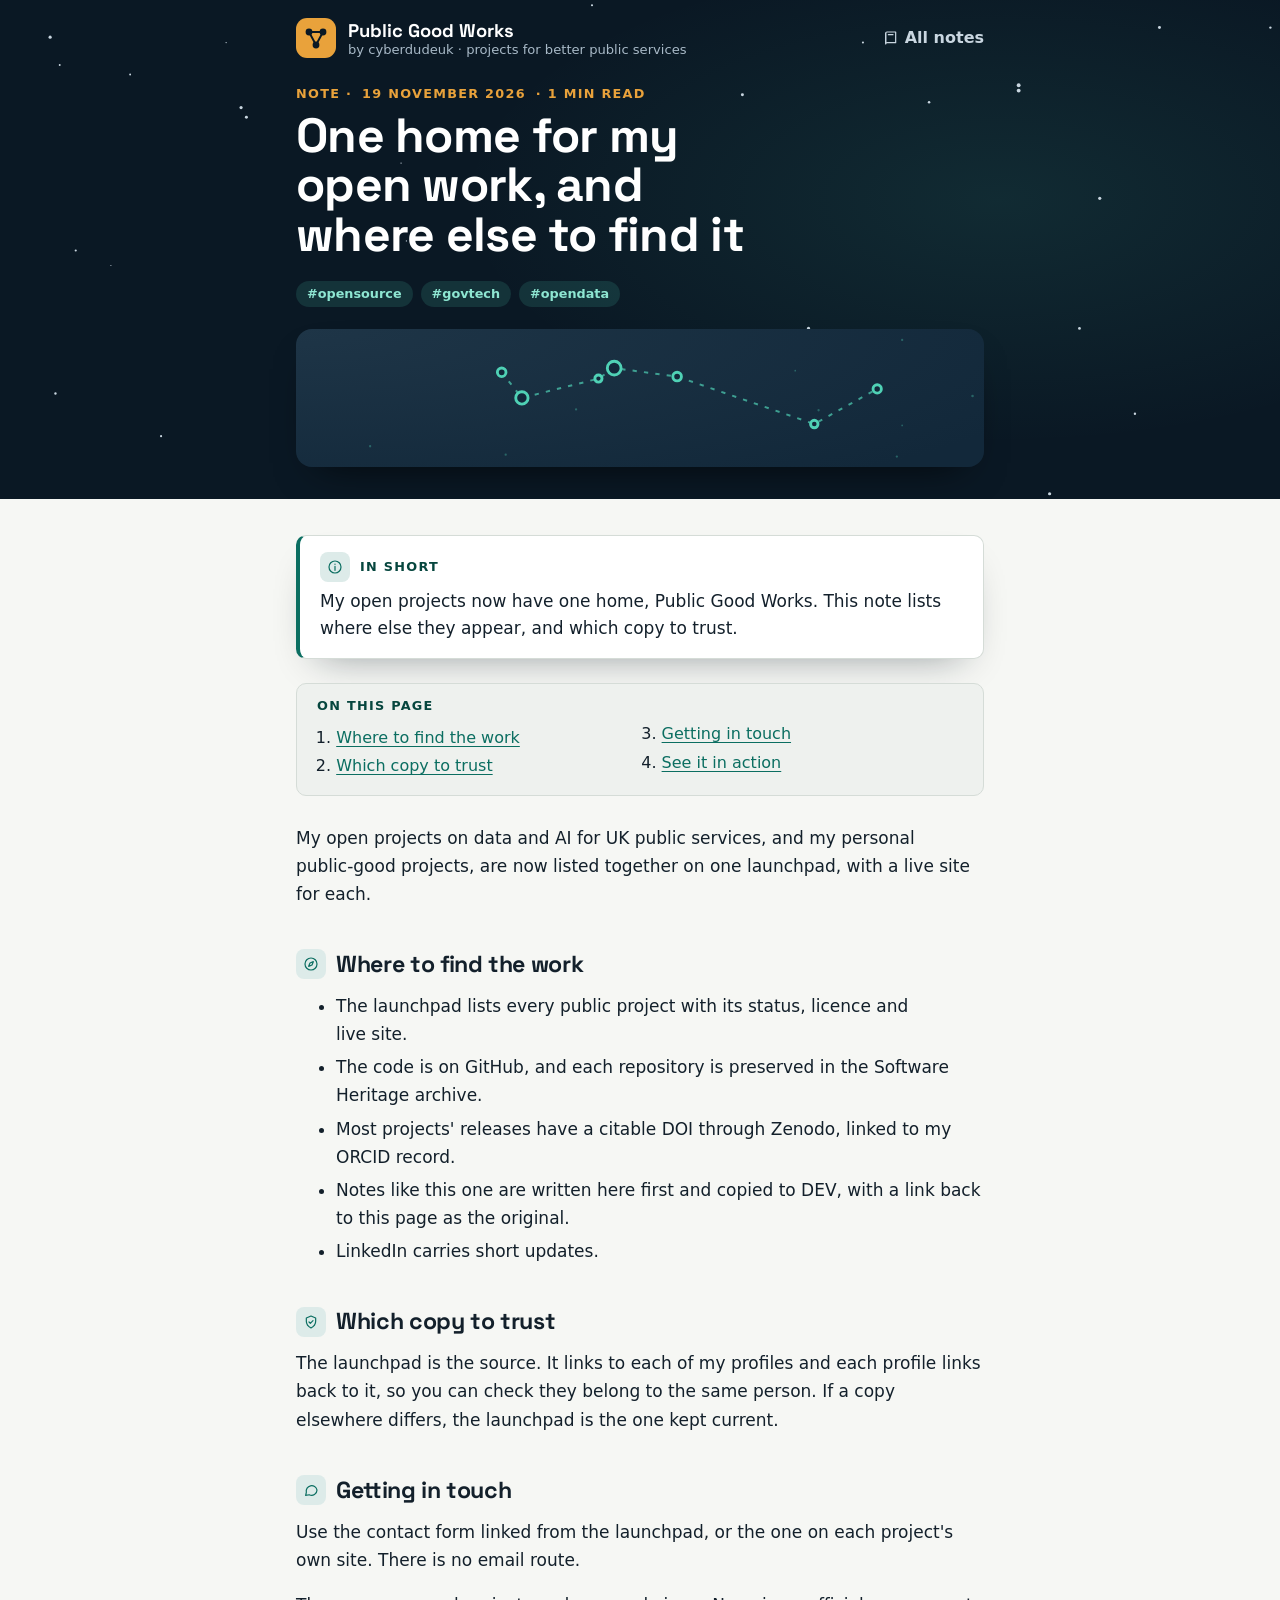
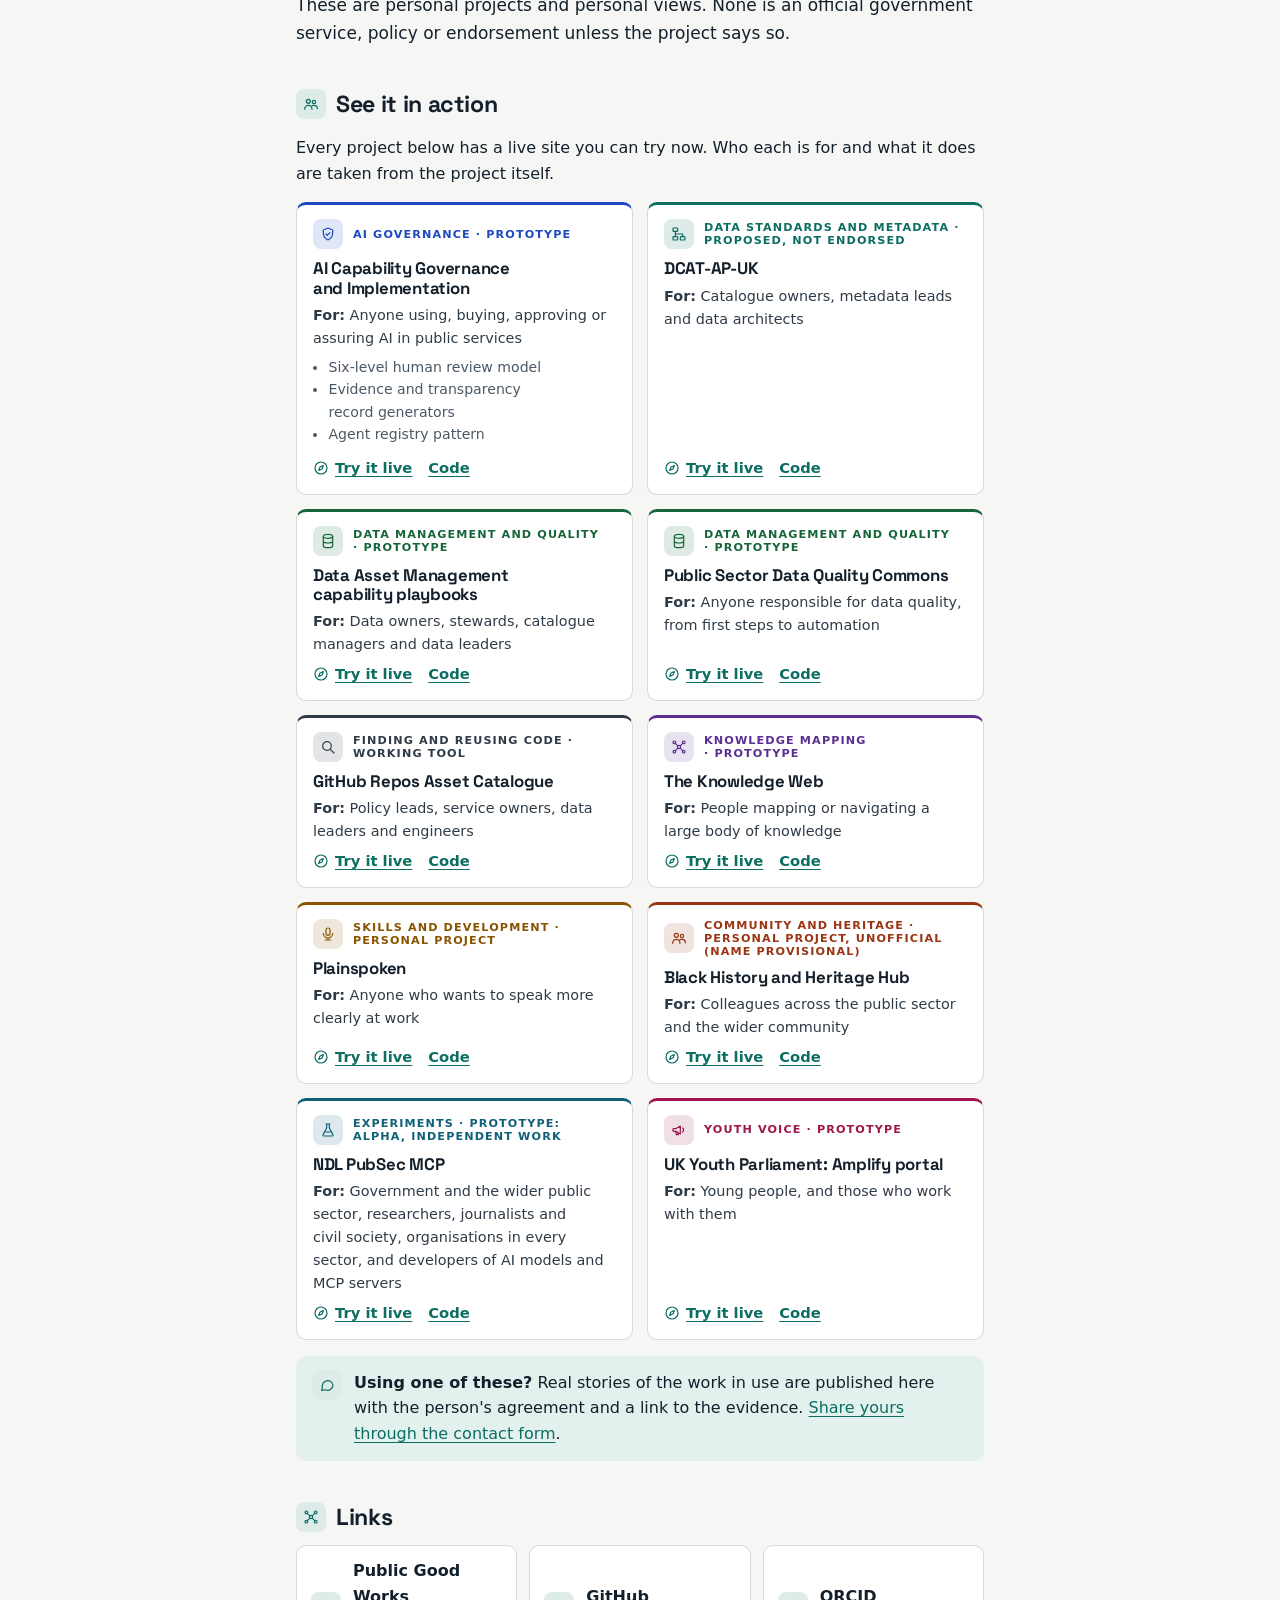
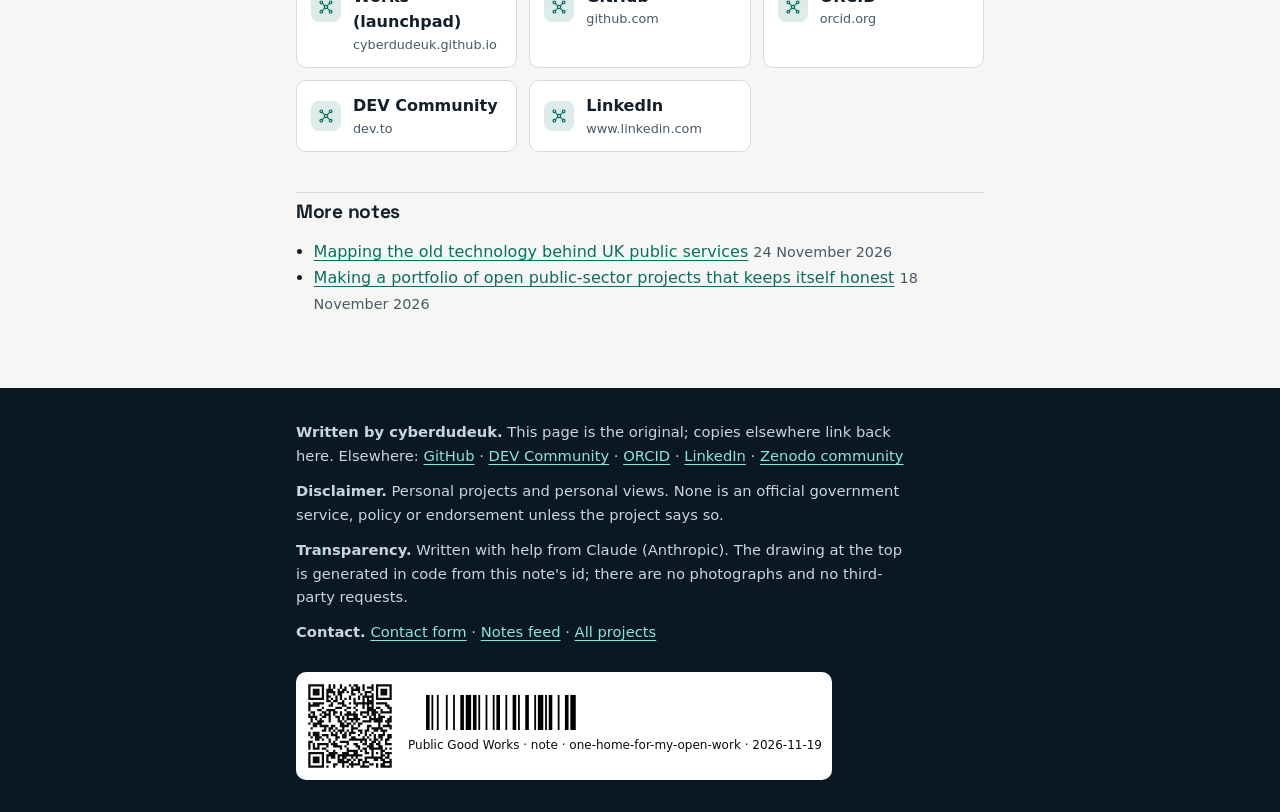
<file: notes/one-home-for-my-open-work.html>
<!DOCTYPE html>
<html lang="en-GB"><head><meta charset="utf-8"><meta name="viewport" content="width=device-width, initial-scale=1">
<title>One home for my open work, and where else to find it: Public Good Works</title>
<meta name="description" content="My open projects now have one home, Public Good Works. This note lists where else they appear, and which copy to trust.">
<link rel="canonical" href="https://cyberdudeuk.github.io/notes/one-home-for-my-open-work.html">
<meta property="og:type" content="article"><meta property="og:title" content="One home for my open work, and where else to find it"><meta property="og:description" content="My open projects now have one home, Public Good Works. This note lists where else they appear, and which copy to trust."><meta property="og:url" content="https://cyberdudeuk.github.io/notes/one-home-for-my-open-work.html"><meta property="og:image" content="https://cyberdudeuk.github.io/og.jpg">
<link rel="alternate" type="application/atom+xml" href="/feed.xml" title="Public Good Works: notes">
<link rel="icon" href="data:image/svg+xml,%3Csvg xmlns='http://www.w3.org/2000/svg' viewBox='0 0 32 32'%3E%3Crect width='32' height='32' rx='8' fill='%23e9a23b'/%3E%3Cpath d='M10 11L22 11L16 22Z' fill='none' stroke='%230a1824' stroke-width='2'/%3E%3Ccircle cx='10' cy='11' r='3' fill='%230a1824'/%3E%3Ccircle cx='22' cy='11' r='3' fill='%230a1824'/%3E%3Ccircle cx='16' cy='22' r='3' fill='%230a1824'/%3E%3C/svg%3E">
<link rel="preload" href="/fonts/space-grotesk-latin-wght.woff2" as="font" type="font/woff2" crossorigin>
<link rel="stylesheet" href="/styles.css?v=c8df21d7c6">
<script type="application/ld+json">{"@context": "https://schema.org", "@type": "BlogPosting", "headline": "One home for my open work, and where else to find it", "description": "My open projects now have one home, Public Good Works. This note lists where else they appear, and which copy to trust.", "datePublished": "2026-11-19", "url": "https://cyberdudeuk.github.io/notes/one-home-for-my-open-work.html", "author": {"@type": "Person", "name": "cyberdudeuk", "url": "https://cyberdudeuk.github.io/"}, "keywords": ["opensource", "govtech", "opendata"]}</script>
</head><body class="note-body">
<a class="skip" href="#main">Skip to content</a>
<div class="read-progress" aria-hidden="true"></div>
<header class="hero note-hero"><svg class="starfield" viewBox="0 0 1200 600" preserveAspectRatio="xMidYMid slice" aria-hidden="true" focusable="false"><circle cx="1045" cy="5" r="1.0" style="animation-delay:1.8s"/><circle cx="1087" cy="92" r="1.4" style="animation-delay:3.4s"/><circle cx="984" cy="529" r="1.5" style="animation-delay:3.9s"/><circle cx="33" cy="553" r="1.2" style="animation-delay:2.6s"/><circle cx="955" cy="151" r="1.8" style="animation-delay:5.0s"/><circle cx="847" cy="475" r="1.3" style="animation-delay:3.2s"/><circle cx="1012" cy="374" r="1.3" style="animation-delay:3.3s"/><circle cx="292" cy="235" r="1.4" style="animation-delay:3.3s"/><circle cx="212" cy="106" r="0.6" style="animation-delay:0.3s"/><circle cx="1064" cy="454" r="1.1" style="animation-delay:2.2s"/><circle cx="358" cy="560" r="0.7" style="animation-delay:0.8s"/><circle cx="786" cy="539" r="0.7" style="animation-delay:0.8s"/><circle cx="52" cy="435" r="1.1" style="animation-delay:2.2s"/><circle cx="9" cy="593" r="0.5" style="animation-delay:0.1s"/><circle cx="984" cy="546" r="0.8" style="animation-delay:1.2s"/><circle cx="1111" cy="14" r="0.6" style="animation-delay:0.5s"/><circle cx="226" cy="167" r="1.5" style="animation-delay:4.0s"/><circle cx="555" cy="71" r="1.0" style="animation-delay:1.9s"/><circle cx="955" cy="146" r="1.8" style="animation-delay:4.9s"/><circle cx="758" cy="374" r="1.5" style="animation-delay:3.7s"/><circle cx="861" cy="553" r="1.7" style="animation-delay:4.7s"/><circle cx="71" cy="301" r="1.0" style="animation-delay:1.8s"/><circle cx="508" cy="588" r="1.7" style="animation-delay:4.8s"/><circle cx="122" cy="136" r="0.9" style="animation-delay:1.6s"/><circle cx="56" cy="127" r="0.9" style="animation-delay:1.5s"/><circle cx="376" cy="219" r="0.6" style="animation-delay:0.4s"/><circle cx="151" cy="475" r="1.0" style="animation-delay:1.9s"/><circle cx="1191" cy="92" r="1.1" style="animation-delay:2.4s"/><circle cx="325" cy="379" r="1.5" style="animation-delay:3.8s"/><circle cx="725" cy="56" r="1.5" style="animation-delay:4.0s"/><circle cx="809" cy="106" r="1.0" style="animation-delay:2.0s"/><circle cx="104" cy="315" r="0.5" style="animation-delay:0.1s"/><circle cx="1031" cy="252" r="1.5" style="animation-delay:3.9s"/><circle cx="696" cy="155" r="1.4" style="animation-delay:3.4s"/><circle cx="871" cy="162" r="1.2" style="animation-delay:2.7s"/><circle cx="485" cy="558" r="0.6" style="animation-delay:0.2s"/><circle cx="231" cy="176" r="1.4" style="animation-delay:3.4s"/><circle cx="428" cy="548" r="1.0" style="animation-delay:1.9s"/><circle cx="47" cy="101" r="1.5" style="animation-delay:3.9s"/><circle cx="381" cy="292" r="0.6" style="animation-delay:0.3s"/></svg>
<div class="note-wrap">
<nav class="note-top" aria-label="Site"><a class="brand" href="/"><svg class="mark" width="40" height="40" viewBox="0 0 40 40" aria-hidden="true" focusable="false"><rect width="40" height="40" rx="11"/><path d="M13 14L27 14L20 27Z"/><circle cx="13" cy="14" r="3.4"/><circle cx="27" cy="14" r="3.4"/><circle cx="20" cy="27" r="3.4"/></svg><span>Public Good Works<small>by cyberdudeuk · projects for better public services</small></span></a><a class="note-crumb" href="/#notes"><svg class="ico" width="16" height="16" viewBox="0 0 24 24" fill="none" stroke="currentColor" stroke-width="1.8" stroke-linecap="round" stroke-linejoin="round" aria-hidden="true" focusable="false"><path d="M4 5a2 2 0 0 1 2-2h13v16H6a2 2 0 0 0-2 2z"/><path d="M4 19V5M8 7h7"/></svg>All notes</a></nav>
<p class="eyebrow">Note · <time datetime="2026-11-19">19 November 2026</time> · 1 min read</p>
<h1>One home for my open work, and where else to find it</h1>
<ul class="note-tags" aria-label="Topics"><li>#opensource</li><li>#govtech</li><li>#opendata</li></ul>
<div class="note-art c-standards" aria-hidden="true"><svg class="sig" viewBox="0 0 480 96" preserveAspectRatio="xMidYMid meet" aria-hidden="true" focusable="false" data-sig="one-home-for-my-open-work"><g class="stars"><circle cx="364.6" cy="56.7" r="0.8" class="st" style="animation-delay:2.4s"/><circle cx="348.3" cy="29.1" r="0.6" class="st" style="animation-delay:1.1s"/><circle cx="146.3" cy="87.7" r="0.8" class="st" style="animation-delay:3.9s"/><circle cx="419.2" cy="89.0" r="0.8" class="st" style="animation-delay:4.0s"/><circle cx="472.0" cy="46.8" r="0.9" class="st" style="animation-delay:1.9s"/><circle cx="195.4" cy="56.1" r="0.8" class="st" style="animation-delay:2.4s"/><circle cx="224.5" cy="23.5" r="0.8" class="st" style="animation-delay:0.8s"/><circle cx="422.9" cy="67.3" r="0.6" class="st" style="animation-delay:2.9s"/><circle cx="422.9" cy="7.6" r="0.8" class="st" style="animation-delay:0.1s"/><circle cx="51.7" cy="81.8" r="0.8" class="st" style="animation-delay:3.6s"/></g><path d="M143.5 30.2 L157.6 48.1 L211.0 34.6 L222.0 27.3 L265.9 33.2 L361.6 66.3 L405.5 41.8" class="ln"/><circle cx="143.5" cy="30.2" r="3.0" class="nd" style="animation-delay:0.00s"/><circle cx="157.6" cy="48.1" r="4.3" class="nd" style="animation-delay:0.35s"/><circle cx="211.0" cy="34.6" r="2.5" class="nd" style="animation-delay:0.70s"/><circle cx="222.0" cy="27.3" r="4.8" class="nd" style="animation-delay:1.05s"/><circle cx="265.9" cy="33.2" r="3.0" class="nd" style="animation-delay:1.40s"/><circle cx="361.6" cy="66.3" r="2.6" class="nd" style="animation-delay:1.75s"/><circle cx="405.5" cy="41.8" r="2.9" class="nd" style="animation-delay:2.10s"/></svg></div>
</div></header>
<main class="note-page" id="main">
<article class="note-article">
<aside class="tldr" aria-labelledby="in-short"><h2 id="in-short"><span class="tile sm" aria-hidden="true"><svg class="ico" width="16" height="16" viewBox="0 0 24 24" fill="none" stroke="currentColor" stroke-width="1.8" stroke-linecap="round" stroke-linejoin="round" aria-hidden="true" focusable="false"><circle cx="12" cy="12" r="9"/><path d="M12 11v6M12 7.5v.5"/></svg></span>In short</h2><p>My open projects now have one home, Public Good Works. This note lists where else they appear, and which copy to trust.</p></aside>
<nav class="note-toc" aria-label="On this page"><p class="eyebrow">On this page</p><ol><li><a href="#where-to-find-the-work">Where to find the work</a></li><li><a href="#which-copy-to-trust">Which copy to trust</a></li><li><a href="#getting-in-touch">Getting in touch</a></li><li><a href="#in-action">See it in action</a></li></ol></nav>
<div class="prose">
<p>My open projects on data and AI for UK public services, and my personal public-good projects, are now listed together on one launchpad, with a live site for each.</p>
<h2 id="where-to-find-the-work"><span class="tile sm" aria-hidden="true"><svg class="ico" width="16" height="16" viewBox="0 0 24 24" fill="none" stroke="currentColor" stroke-width="1.8" stroke-linecap="round" stroke-linejoin="round" aria-hidden="true" focusable="false"><circle cx="12" cy="12" r="9"/><path d="M15.5 8.5l-2 5-5 2 2-5z"/></svg></span>Where to find the work</h2>
<ul><li>The launchpad lists every public project with its status, licence and live site.</li><li>The code is on GitHub, and each repository is preserved in the Software Heritage archive.</li><li>Most projects&#x27; releases have a citable DOI through Zenodo, linked to my ORCID record.</li><li>Notes like this one are written here first and copied to DEV, with a link back to this page as the original.</li><li>LinkedIn carries short updates.</li></ul>
<h2 id="which-copy-to-trust"><span class="tile sm" aria-hidden="true"><svg class="ico" width="16" height="16" viewBox="0 0 24 24" fill="none" stroke="currentColor" stroke-width="1.8" stroke-linecap="round" stroke-linejoin="round" aria-hidden="true" focusable="false"><path d="M12 3l7 3v5c0 4.5-3 8-7 10-4-2-7-5.5-7-10V6z"/><path d="M9 12l2 2 4-4"/></svg></span>Which copy to trust</h2>
<p>The launchpad is the source. It links to each of my profiles and each profile links back to it, so you can check they belong to the same person. If a copy elsewhere differs, the launchpad is the one kept current.</p>
<h2 id="getting-in-touch"><span class="tile sm" aria-hidden="true"><svg class="ico" width="16" height="16" viewBox="0 0 24 24" fill="none" stroke="currentColor" stroke-width="1.8" stroke-linecap="round" stroke-linejoin="round" aria-hidden="true" focusable="false"><path d="M21 12a8 8 0 0 1-11.6 7.1L4 20l1-4.6A8 8 0 1 1 21 12z"/></svg></span>Getting in touch</h2>
<p>Use the contact form linked from the launchpad, or the one on each project&#x27;s own site. There is no email route.</p>
<p>These are personal projects and personal views. None is an official government service, policy or endorsement unless the project says so.</p>
</div>
<section class="note-action" aria-labelledby="in-action"><h2 id="in-action"><span class="tile sm" aria-hidden="true"><svg class="ico" width="16" height="16" viewBox="0 0 24 24" fill="none" stroke="currentColor" stroke-width="1.8" stroke-linecap="round" stroke-linejoin="round" aria-hidden="true" focusable="false"><circle cx="8" cy="8" r="3"/><circle cx="16.5" cy="9" r="2.5"/><path d="M2.5 20c0-3.3 2.5-6 5.5-6s5.5 2.7 5.5 6M13.5 14.5c.9-.4 1.9-.5 3-.5 2.8 0 5 2.2 5 5"/></svg></span>See it in action</h2><p>Every project below has a live site you can try now. Who each is for and what it does are taken from the project itself.</p><div class="demo-grid"><article class="demo c-ai"><div class="demo-head"><span class="tile sm" aria-hidden="true"><svg class="ico" width="16" height="16" viewBox="0 0 24 24" fill="none" stroke="currentColor" stroke-width="1.8" stroke-linecap="round" stroke-linejoin="round" aria-hidden="true" focusable="false"><path d="M12 3l7 3v5c0 4.5-3 8-7 10-4-2-7-5.5-7-10V6z"/><path d="M9 12l2 2 4-4"/></svg></span><p class="eyebrow">AI governance · Prototype</p></div><h3>AI Capability Governance and Implementation</h3><p class="demo-for"><strong>For:</strong> Anyone using, buying, approving or assuring AI in public services</p><ul class="demo-hl"><li>Six-level human review model</li><li>Evidence and transparency record generators</li><li>Agent registry pattern</li></ul><p class="demo-go"><a class="go" href="https://cyberdudeuk.github.io/ai-capability-governance/"><svg class="ico" width="16" height="16" viewBox="0 0 24 24" fill="none" stroke="currentColor" stroke-width="1.8" stroke-linecap="round" stroke-linejoin="round" aria-hidden="true" focusable="false"><circle cx="12" cy="12" r="9"/><path d="M15.5 8.5l-2 5-5 2 2-5z"/></svg>Try it live</a><a href="https://github.com/cyberdudeuk/ai-capability-governance">Code</a></p></article><article class="demo c-standards"><div class="demo-head"><span class="tile sm" aria-hidden="true"><svg class="ico" width="16" height="16" viewBox="0 0 24 24" fill="none" stroke="currentColor" stroke-width="1.8" stroke-linecap="round" stroke-linejoin="round" aria-hidden="true" focusable="false"><rect x="3" y="3" width="7" height="5" rx="1"/><rect x="14" y="16" width="7" height="5" rx="1"/><rect x="3" y="16" width="7" height="5" rx="1"/><path d="M6.5 8v8M6.5 12h11v4"/></svg></span><p class="eyebrow">Data standards and metadata · Proposed, not endorsed</p></div><h3>DCAT-AP-UK</h3><p class="demo-for"><strong>For:</strong> Catalogue owners, metadata leads and data architects</p><p class="demo-go"><a class="go" href="https://cyberdudeuk.github.io/dcat-ap-uk/"><svg class="ico" width="16" height="16" viewBox="0 0 24 24" fill="none" stroke="currentColor" stroke-width="1.8" stroke-linecap="round" stroke-linejoin="round" aria-hidden="true" focusable="false"><circle cx="12" cy="12" r="9"/><path d="M15.5 8.5l-2 5-5 2 2-5z"/></svg>Try it live</a><a href="https://github.com/cyberdudeuk/dcat-ap-uk">Code</a></p></article><article class="demo c-data"><div class="demo-head"><span class="tile sm" aria-hidden="true"><svg class="ico" width="16" height="16" viewBox="0 0 24 24" fill="none" stroke="currentColor" stroke-width="1.8" stroke-linecap="round" stroke-linejoin="round" aria-hidden="true" focusable="false"><ellipse cx="12" cy="5" rx="7" ry="3"/><path d="M5 5v14c0 1.7 3.1 3 7 3s7-1.3 7-3V5M5 12c0 1.7 3.1 3 7 3s7-1.3 7-3"/></svg></span><p class="eyebrow">Data management and quality · Prototype</p></div><h3>Data Asset Management capability playbooks</h3><p class="demo-for"><strong>For:</strong> Data owners, stewards, catalogue managers and data leaders</p><p class="demo-go"><a class="go" href="https://cyberdudeuk.github.io/dam-capability-playbooks/"><svg class="ico" width="16" height="16" viewBox="0 0 24 24" fill="none" stroke="currentColor" stroke-width="1.8" stroke-linecap="round" stroke-linejoin="round" aria-hidden="true" focusable="false"><circle cx="12" cy="12" r="9"/><path d="M15.5 8.5l-2 5-5 2 2-5z"/></svg>Try it live</a><a href="https://github.com/cyberdudeuk/dam-capability-playbooks">Code</a></p></article><article class="demo c-data"><div class="demo-head"><span class="tile sm" aria-hidden="true"><svg class="ico" width="16" height="16" viewBox="0 0 24 24" fill="none" stroke="currentColor" stroke-width="1.8" stroke-linecap="round" stroke-linejoin="round" aria-hidden="true" focusable="false"><ellipse cx="12" cy="5" rx="7" ry="3"/><path d="M5 5v14c0 1.7 3.1 3 7 3s7-1.3 7-3V5M5 12c0 1.7 3.1 3 7 3s7-1.3 7-3"/></svg></span><p class="eyebrow">Data management and quality · Prototype</p></div><h3>Public Sector Data Quality Commons</h3><p class="demo-for"><strong>For:</strong> Anyone responsible for data quality, from first steps to automation</p><p class="demo-go"><a class="go" href="https://cyberdudeuk.github.io/dq-commons/"><svg class="ico" width="16" height="16" viewBox="0 0 24 24" fill="none" stroke="currentColor" stroke-width="1.8" stroke-linecap="round" stroke-linejoin="round" aria-hidden="true" focusable="false"><circle cx="12" cy="12" r="9"/><path d="M15.5 8.5l-2 5-5 2 2-5z"/></svg>Try it live</a><a href="https://github.com/cyberdudeuk/dq-commons">Code</a></p></article><article class="demo c-reuse"><div class="demo-head"><span class="tile sm" aria-hidden="true"><svg class="ico" width="16" height="16" viewBox="0 0 24 24" fill="none" stroke="currentColor" stroke-width="1.8" stroke-linecap="round" stroke-linejoin="round" aria-hidden="true" focusable="false"><circle cx="10.5" cy="10.5" r="6.5"/><path d="M15.5 15.5L21 21"/></svg></span><p class="eyebrow">Finding and reusing code · Working tool</p></div><h3>GitHub Repos Asset Catalogue</h3><p class="demo-for"><strong>For:</strong> Policy leads, service owners, data leaders and engineers</p><p class="demo-go"><a class="go" href="https://cyberdudeuk.github.io/github-repos-asset-catalogue/"><svg class="ico" width="16" height="16" viewBox="0 0 24 24" fill="none" stroke="currentColor" stroke-width="1.8" stroke-linecap="round" stroke-linejoin="round" aria-hidden="true" focusable="false"><circle cx="12" cy="12" r="9"/><path d="M15.5 8.5l-2 5-5 2 2-5z"/></svg>Try it live</a><a href="https://github.com/cyberdudeuk/github-repos-asset-catalogue">Code</a></p></article><article class="demo c-knowledge"><div class="demo-head"><span class="tile sm" aria-hidden="true"><svg class="ico" width="16" height="16" viewBox="0 0 24 24" fill="none" stroke="currentColor" stroke-width="1.8" stroke-linecap="round" stroke-linejoin="round" aria-hidden="true" focusable="false"><circle cx="12" cy="12" r="2.5"/><circle cx="5" cy="5" r="2"/><circle cx="19" cy="5" r="2"/><circle cx="5" cy="19" r="2"/><circle cx="19" cy="19" r="2"/><path d="M6.5 6.5l3.7 3.7M17.5 6.5l-3.7 3.7M6.5 17.5l3.7-3.7M17.5 17.5l-3.7-3.7"/></svg></span><p class="eyebrow">Knowledge mapping · Prototype</p></div><h3>The Knowledge Web</h3><p class="demo-for"><strong>For:</strong> People mapping or navigating a large body of knowledge</p><p class="demo-go"><a class="go" href="https://cyberdudeuk.github.io/knowledge-web/dist/the-web.html"><svg class="ico" width="16" height="16" viewBox="0 0 24 24" fill="none" stroke="currentColor" stroke-width="1.8" stroke-linecap="round" stroke-linejoin="round" aria-hidden="true" focusable="false"><circle cx="12" cy="12" r="9"/><path d="M15.5 8.5l-2 5-5 2 2-5z"/></svg>Try it live</a><a href="https://github.com/cyberdudeuk/knowledge-web">Code</a></p></article><article class="demo c-skills"><div class="demo-head"><span class="tile sm" aria-hidden="true"><svg class="ico" width="16" height="16" viewBox="0 0 24 24" fill="none" stroke="currentColor" stroke-width="1.8" stroke-linecap="round" stroke-linejoin="round" aria-hidden="true" focusable="false"><rect x="9" y="3" width="6" height="11" rx="3"/><path d="M5 11a7 7 0 0 0 14 0M12 18v3M8 21h8"/></svg></span><p class="eyebrow">Skills and development · Personal project</p></div><h3>Plainspoken</h3><p class="demo-for"><strong>For:</strong> Anyone who wants to speak more clearly at work</p><p class="demo-go"><a class="go" href="https://cyberdudeuk.github.io/plainspoken/"><svg class="ico" width="16" height="16" viewBox="0 0 24 24" fill="none" stroke="currentColor" stroke-width="1.8" stroke-linecap="round" stroke-linejoin="round" aria-hidden="true" focusable="false"><circle cx="12" cy="12" r="9"/><path d="M15.5 8.5l-2 5-5 2 2-5z"/></svg>Try it live</a><a href="https://github.com/cyberdudeuk/plainspoken">Code</a></p></article><article class="demo c-community"><div class="demo-head"><span class="tile sm" aria-hidden="true"><svg class="ico" width="16" height="16" viewBox="0 0 24 24" fill="none" stroke="currentColor" stroke-width="1.8" stroke-linecap="round" stroke-linejoin="round" aria-hidden="true" focusable="false"><circle cx="8" cy="8" r="3"/><circle cx="16.5" cy="9" r="2.5"/><path d="M2.5 20c0-3.3 2.5-6 5.5-6s5.5 2.7 5.5 6M13.5 14.5c.9-.4 1.9-.5 3-.5 2.8 0 5 2.2 5 5"/></svg></span><p class="eyebrow">Community and heritage · Personal project, unofficial (name provisional)</p></div><h3>Black History and Heritage Hub</h3><p class="demo-for"><strong>For:</strong> Colleagues across the public sector and the wider community</p><p class="demo-go"><a class="go" href="https://cyberdudeuk.github.io/black-mixed-heritage/"><svg class="ico" width="16" height="16" viewBox="0 0 24 24" fill="none" stroke="currentColor" stroke-width="1.8" stroke-linecap="round" stroke-linejoin="round" aria-hidden="true" focusable="false"><circle cx="12" cy="12" r="9"/><path d="M15.5 8.5l-2 5-5 2 2-5z"/></svg>Try it live</a><a href="https://github.com/cyberdudeuk/black-mixed-heritage">Code</a></p></article><article class="demo c-experiments"><div class="demo-head"><span class="tile sm" aria-hidden="true"><svg class="ico" width="16" height="16" viewBox="0 0 24 24" fill="none" stroke="currentColor" stroke-width="1.8" stroke-linecap="round" stroke-linejoin="round" aria-hidden="true" focusable="false"><path d="M9 3h6M10 3v6L4.5 19a1.5 1.5 0 0 0 1.3 2h12.4a1.5 1.5 0 0 0 1.3-2L14 9V3"/><path d="M7 15h10"/></svg></span><p class="eyebrow">Experiments · Prototype: alpha, independent work</p></div><h3>NDL PubSec MCP</h3><p class="demo-for"><strong>For:</strong> Government and the wider public sector, researchers, journalists and civil society, organisations in every sector, and developers of AI models and MCP servers</p><p class="demo-go"><a class="go" href="https://cyberdudeuk.github.io/ndl-pubsec-mcp/"><svg class="ico" width="16" height="16" viewBox="0 0 24 24" fill="none" stroke="currentColor" stroke-width="1.8" stroke-linecap="round" stroke-linejoin="round" aria-hidden="true" focusable="false"><circle cx="12" cy="12" r="9"/><path d="M15.5 8.5l-2 5-5 2 2-5z"/></svg>Try it live</a><a href="https://github.com/cyberdudeuk/ndl-pubsec-mcp">Code</a></p></article><article class="demo c-youth"><div class="demo-head"><span class="tile sm" aria-hidden="true"><svg class="ico" width="16" height="16" viewBox="0 0 24 24" fill="none" stroke="currentColor" stroke-width="1.8" stroke-linecap="round" stroke-linejoin="round" aria-hidden="true" focusable="false"><path d="M3 11v2a1 1 0 0 0 1 1h3l7 4V6L7 10H4a1 1 0 0 0-1 1z"/><path d="M17.5 9a4 4 0 0 1 0 6M7 14l1 5h3l-1-4"/></svg></span><p class="eyebrow">Youth voice · Prototype</p></div><h3>UK Youth Parliament: Amplify portal</h3><p class="demo-for"><strong>For:</strong> Young people, and those who work with them</p><p class="demo-go"><a class="go" href="https://cyberdudeuk.github.io/uk-youth-parliament-amplify/"><svg class="ico" width="16" height="16" viewBox="0 0 24 24" fill="none" stroke="currentColor" stroke-width="1.8" stroke-linecap="round" stroke-linejoin="round" aria-hidden="true" focusable="false"><circle cx="12" cy="12" r="9"/><path d="M15.5 8.5l-2 5-5 2 2-5z"/></svg>Try it live</a><a href="https://github.com/cyberdudeuk/uk-youth-parliament-amplify">Code</a></p></article></div><aside class="story-ask"><span class="tile sm" aria-hidden="true"><svg class="ico" width="16" height="16" viewBox="0 0 24 24" fill="none" stroke="currentColor" stroke-width="1.8" stroke-linecap="round" stroke-linejoin="round" aria-hidden="true" focusable="false"><path d="M21 12a8 8 0 0 1-11.6 7.1L4 20l1-4.6A8 8 0 1 1 21 12z"/></svg></span><p><strong>Using one of these?</strong> Real stories of the work in use are published here with the person's agreement and a link to the evidence. <a href="https://github.com/cyberdudeuk/cyberdudeuk.github.io/issues/new?template=contact.yml">Share yours through the contact form</a>.</p></aside></section>
<section class="note-links" aria-labelledby="links"><h2 id="links"><span class="tile sm" aria-hidden="true"><svg class="ico" width="16" height="16" viewBox="0 0 24 24" fill="none" stroke="currentColor" stroke-width="1.8" stroke-linecap="round" stroke-linejoin="round" aria-hidden="true" focusable="false"><circle cx="12" cy="12" r="2.5"/><circle cx="5" cy="5" r="2"/><circle cx="19" cy="5" r="2"/><circle cx="5" cy="19" r="2"/><circle cx="19" cy="19" r="2"/><path d="M6.5 6.5l3.7 3.7M17.5 6.5l-3.7 3.7M6.5 17.5l3.7-3.7M17.5 17.5l-3.7-3.7"/></svg></span>Links</h2><ul class="link-cards"><li><a href="https://cyberdudeuk.github.io/"><span class="tile sm" aria-hidden="true"><svg class="ico" width="16" height="16" viewBox="0 0 24 24" fill="none" stroke="currentColor" stroke-width="1.8" stroke-linecap="round" stroke-linejoin="round" aria-hidden="true" focusable="false"><circle cx="12" cy="12" r="2.5"/><circle cx="5" cy="5" r="2"/><circle cx="19" cy="5" r="2"/><circle cx="5" cy="19" r="2"/><circle cx="19" cy="19" r="2"/><path d="M6.5 6.5l3.7 3.7M17.5 6.5l-3.7 3.7M6.5 17.5l3.7-3.7M17.5 17.5l-3.7-3.7"/></svg></span><span>Public Good Works (launchpad)<small>cyberdudeuk.github.io</small></span></a></li><li><a href="https://github.com/cyberdudeuk"><span class="tile sm" aria-hidden="true"><svg class="ico" width="16" height="16" viewBox="0 0 24 24" fill="none" stroke="currentColor" stroke-width="1.8" stroke-linecap="round" stroke-linejoin="round" aria-hidden="true" focusable="false"><circle cx="12" cy="12" r="2.5"/><circle cx="5" cy="5" r="2"/><circle cx="19" cy="5" r="2"/><circle cx="5" cy="19" r="2"/><circle cx="19" cy="19" r="2"/><path d="M6.5 6.5l3.7 3.7M17.5 6.5l-3.7 3.7M6.5 17.5l3.7-3.7M17.5 17.5l-3.7-3.7"/></svg></span><span>GitHub<small>github.com</small></span></a></li><li><a href="https://orcid.org/0009-0000-5880-7219"><span class="tile sm" aria-hidden="true"><svg class="ico" width="16" height="16" viewBox="0 0 24 24" fill="none" stroke="currentColor" stroke-width="1.8" stroke-linecap="round" stroke-linejoin="round" aria-hidden="true" focusable="false"><circle cx="12" cy="12" r="2.5"/><circle cx="5" cy="5" r="2"/><circle cx="19" cy="5" r="2"/><circle cx="5" cy="19" r="2"/><circle cx="19" cy="19" r="2"/><path d="M6.5 6.5l3.7 3.7M17.5 6.5l-3.7 3.7M6.5 17.5l3.7-3.7M17.5 17.5l-3.7-3.7"/></svg></span><span>ORCID<small>orcid.org</small></span></a></li><li><a href="https://dev.to/cyberdudeuk"><span class="tile sm" aria-hidden="true"><svg class="ico" width="16" height="16" viewBox="0 0 24 24" fill="none" stroke="currentColor" stroke-width="1.8" stroke-linecap="round" stroke-linejoin="round" aria-hidden="true" focusable="false"><circle cx="12" cy="12" r="2.5"/><circle cx="5" cy="5" r="2"/><circle cx="19" cy="5" r="2"/><circle cx="5" cy="19" r="2"/><circle cx="19" cy="19" r="2"/><path d="M6.5 6.5l3.7 3.7M17.5 6.5l-3.7 3.7M6.5 17.5l3.7-3.7M17.5 17.5l-3.7-3.7"/></svg></span><span>DEV Community<small>dev.to</small></span></a></li><li><a href="https://www.linkedin.com/in/emanuel"><span class="tile sm" aria-hidden="true"><svg class="ico" width="16" height="16" viewBox="0 0 24 24" fill="none" stroke="currentColor" stroke-width="1.8" stroke-linecap="round" stroke-linejoin="round" aria-hidden="true" focusable="false"><circle cx="12" cy="12" r="2.5"/><circle cx="5" cy="5" r="2"/><circle cx="19" cy="5" r="2"/><circle cx="5" cy="19" r="2"/><circle cx="19" cy="19" r="2"/><path d="M6.5 6.5l3.7 3.7M17.5 6.5l-3.7 3.7M6.5 17.5l3.7-3.7M17.5 17.5l-3.7-3.7"/></svg></span><span>LinkedIn<small>www.linkedin.com</small></span></a></li></ul></section>
</article>
<section class="note-more" aria-labelledby="more-notes"><h2 id="more-notes">More notes</h2><ul><li><a href="https://dev.to/cyberdudeuk/mapping-the-old-technology-behind-uk-public-services-4n4">Mapping the old technology behind UK public services</a> <span class="muted small">24 November 2026</span></li><li><a href="https://dev.to/cyberdudeuk/making-a-portfolio-of-open-public-sector-projects-that-keeps-itself-honest-3l4a">Making a portfolio of open public-sector projects that keeps itself honest</a> <span class="muted small">18 November 2026</span></li></ul></section>
</main>
<footer class="note-foot"><div class="note-wrap">
<p><strong>Written by cyberdudeuk.</strong> This page is the original; copies elsewhere link back here. Elsewhere: <a rel="me" href="https://github.com/cyberdudeuk">GitHub</a> · <a rel="me" href="https://dev.to/cyberdudeuk">DEV Community</a> · <a rel="me" href="https://orcid.org/0009-0000-5880-7219">ORCID</a> · <a rel="me" href="https://www.linkedin.com/in/emanuel">LinkedIn</a> · <a rel="me" href="https://zenodo.org/communities/public-good-works">Zenodo community</a></p>
<p><strong>Disclaimer.</strong> Personal projects and personal views. None is an official government service, policy or endorsement unless the project says so.</p>
<p><strong>Transparency.</strong> Written with help from Claude (Anthropic). The drawing at the top is generated in code from this note's id; there are no photographs and no third-party requests.</p>
<p><strong>Contact.</strong> <a href="https://github.com/cyberdudeuk/cyberdudeuk.github.io/issues/new?template=contact.yml">Contact form</a> · <a href="/feed.xml">Notes feed</a> · <a href="/">All projects</a></p>
<div class="colophon" aria-label="Colophon"><svg xmlns="http://www.w3.org/2000/svg" width="88" height="88" viewBox="0 0 156 156" role="img" aria-label="QR code for https://cyberdudeuk.github.io/notes/one-home-for-my-open-work.html" class="segno"><g transform="scale(4)"><path fill="#fff" d="M0 0h39v39h-39z"/><path class="qrline" stroke="#0b0c0c" d="M1 1.5h7m2 0h1m1 0h1m2 0h1m3 0h1m1 0h2m2 0h1m3 0h1m1 0h7m-37 1h1m5 0h1m2 0h1m1 0h1m2 0h1m1 0h1m2 0h1m1 0h2m1 0h1m1 0h3m1 0h1m5 0h1m-37 1h1m1 0h3m1 0h1m1 0h3m2 0h1m1 0h2m2 0h4m1 0h1m3 0h1m1 0h1m1 0h3m1 0h1m-37 1h1m1 0h3m1 0h1m1 0h4m1 0h3m1 0h1m1 0h1m2 0h1m2 0h3m2 0h1m1 0h3m1 0h1m-37 1h1m1 0h3m1 0h1m1 0h1m2 0h1m1 0h2m4 0h2m2 0h1m1 0h1m2 0h1m1 0h1m1 0h3m1 0h1m-37 1h1m5 0h1m1 0h2m2 0h1m1 0h1m3 0h1m3 0h1m1 0h5m1 0h1m5 0h1m-37 1h7m1 0h1m1 0h1m1 0h1m1 0h1m1 0h1m1 0h1m1 0h1m1 0h1m1 0h1m1 0h1m1 0h1m1 0h7m-29 1h2m1 0h2m2 0h1m4 0h1m3 0h1m1 0h3m-29 1h1m1 0h5m3 0h1m2 0h3m2 0h1m1 0h9m1 0h5m-35 1h5m4 0h2m4 0h2m4 0h1m2 0h1m1 0h1m1 0h1m5 0h2m-36 1h1m5 0h1m5 0h3m2 0h2m1 0h1m3 0h1m1 0h3m1 0h2m3 0h2m-37 1h1m3 0h2m2 0h4m4 0h1m4 0h1m4 0h4m2 0h1m3 0h1m-36 1h2m3 0h2m1 0h1m1 0h2m1 0h1m2 0h2m1 0h1m2 0h4m1 0h3m1 0h5m-37 1h1m1 0h1m2 0h1m1 0h3m1 0h1m2 0h1m1 0h6m1 0h1m2 0h1m1 0h2m1 0h1m-32 1h4m2 0h2m1 0h1m2 0h2m1 0h1m1 0h1m2 0h2m2 0h2m1 0h1m1 0h1m1 0h3m2 0h1m-36 1h1m1 0h1m1 0h1m3 0h1m3 0h1m1 0h1m1 0h6m4 0h6m2 0h2m-36 1h1m2 0h3m2 0h1m3 0h2m1 0h1m2 0h1m1 0h1m2 0h4m1 0h4m1 0h3m-37 1h1m1 0h4m8 0h2m1 0h2m1 0h1m1 0h2m7 0h1m3 0h1m-34 1h2m1 0h4m1 0h2m2 0h4m1 0h1m2 0h1m3 0h2m3 0h1m1 0h4m-36 1h1m5 0h1m1 0h2m1 0h1m2 0h1m3 0h3m4 0h1m1 0h5m3 0h1m-31 1h2m1 0h1m1 0h1m1 0h3m1 0h1m1 0h1m2 0h2m1 0h2m2 0h2m1 0h3m-35 1h1m1 0h3m5 0h1m1 0h1m1 0h1m1 0h1m1 0h3m2 0h1m1 0h1m2 0h1m4 0h1m-34 1h1m1 0h3m1 0h3m1 0h3m2 0h2m1 0h1m3 0h1m2 0h1m1 0h1m1 0h1m1 0h3m1 0h2m-36 1h1m1 0h3m2 0h1m3 0h2m1 0h2m2 0h2m3 0h1m1 0h1m2 0h1m1 0h2m2 0h2m-34 1h2m1 0h1m2 0h1m2 0h1m5 0h8m1 0h1m1 0h2m1 0h1m1 0h2m-36 1h2m7 0h1m1 0h1m2 0h4m5 0h1m1 0h1m2 0h2m1 0h1m2 0h1m-35 1h1m1 0h1m1 0h5m1 0h3m4 0h1m2 0h2m2 0h2m1 0h2m1 0h2m2 0h3m-37 1h1m1 0h1m1 0h1m3 0h1m2 0h4m1 0h1m4 0h2m3 0h3m2 0h2m-33 1h1m1 0h3m1 0h2m6 0h1m2 0h1m4 0h1m1 0h2m1 0h6m1 0h1m1 0h1m-29 1h1m2 0h1m5 0h5m1 0h1m1 0h1m2 0h1m3 0h2m-34 1h7m2 0h4m2 0h3m2 0h2m3 0h2m1 0h1m1 0h1m1 0h1m1 0h3m-37 1h1m5 0h1m1 0h4m1 0h11m4 0h1m3 0h2m1 0h1m-36 1h1m1 0h3m1 0h1m1 0h1m1 0h2m1 0h1m1 0h2m2 0h1m1 0h1m3 0h8m1 0h2m-36 1h1m1 0h3m1 0h1m1 0h1m4 0h3m1 0h2m1 0h1m1 0h2m1 0h1m3 0h2m1 0h2m2 0h1m-37 1h1m1 0h3m1 0h1m1 0h2m3 0h5m1 0h1m2 0h1m1 0h3m6 0h4m-37 1h1m5 0h1m4 0h2m2 0h1m2 0h5m1 0h1m2 0h2m1 0h1m1 0h2m2 0h1m-37 1h7m1 0h1m2 0h1m3 0h1m1 0h1m1 0h1m3 0h4m3 0h1m1 0h5"/></g></svg>
<div class="bc"><svg version="1.1" xmlns="http://www.w3.org/2000/svg" width="168" height="48" viewBox="0 0 70.400 14.000" preserveAspectRatio="none" role="img" aria-label="Barcode CYBERDUDEUK-NOTE-2026-11-19">
    <!--Autogenerated with python-barcode 0.16.1-->
    <g id="barcode_group">
        <rect width="100%" height="100%" style="fill:white"/>
        <rect x="2.000mm" y="1.000mm" width="0.400mm" height="12.000mm" style="fill:black;"/>
        <rect x="2.600mm" y="1.000mm" width="0.200mm" height="12.000mm" style="fill:black;"/>
        <rect x="3.200mm" y="1.000mm" width="0.200mm" height="12.000mm" style="fill:black;"/>
        <rect x="4.200mm" y="1.000mm" width="0.200mm" height="12.000mm" style="fill:black;"/>
        <rect x="5.000mm" y="1.000mm" width="0.200mm" height="12.000mm" style="fill:black;"/>
        <rect x="5.800mm" y="1.000mm" width="0.400mm" height="12.000mm" style="fill:black;"/>
        <rect x="6.400mm" y="1.000mm" width="0.600mm" height="12.000mm" style="fill:black;"/>
        <rect x="7.200mm" y="1.000mm" width="0.400mm" height="12.000mm" style="fill:black;"/>
        <rect x="7.800mm" y="1.000mm" width="0.200mm" height="12.000mm" style="fill:black;"/>
        <rect x="8.600mm" y="1.000mm" width="0.200mm" height="12.000mm" style="fill:black;"/>
        <rect x="9.400mm" y="1.000mm" width="0.200mm" height="12.000mm" style="fill:black;"/>
        <rect x="9.800mm" y="1.000mm" width="0.400mm" height="12.000mm" style="fill:black;"/>
        <rect x="10.800mm" y="1.000mm" width="0.200mm" height="12.000mm" style="fill:black;"/>
        <rect x="11.600mm" y="1.000mm" width="0.400mm" height="12.000mm" style="fill:black;"/>
        <rect x="12.200mm" y="1.000mm" width="0.200mm" height="12.000mm" style="fill:black;"/>
        <rect x="13.000mm" y="1.000mm" width="0.400mm" height="12.000mm" style="fill:black;"/>
        <rect x="14.000mm" y="1.000mm" width="0.200mm" height="12.000mm" style="fill:black;"/>
        <rect x="14.400mm" y="1.000mm" width="0.600mm" height="12.000mm" style="fill:black;"/>
        <rect x="15.200mm" y="1.000mm" width="0.200mm" height="12.000mm" style="fill:black;"/>
        <rect x="15.600mm" y="1.000mm" width="0.400mm" height="12.000mm" style="fill:black;"/>
        <rect x="16.600mm" y="1.000mm" width="0.200mm" height="12.000mm" style="fill:black;"/>
        <rect x="17.400mm" y="1.000mm" width="0.400mm" height="12.000mm" style="fill:black;"/>
        <rect x="18.000mm" y="1.000mm" width="0.600mm" height="12.000mm" style="fill:black;"/>
        <rect x="18.800mm" y="1.000mm" width="0.600mm" height="12.000mm" style="fill:black;"/>
        <rect x="19.600mm" y="1.000mm" width="0.200mm" height="12.000mm" style="fill:black;"/>
        <rect x="20.000mm" y="1.000mm" width="0.400mm" height="12.000mm" style="fill:black;"/>
        <rect x="21.000mm" y="1.000mm" width="0.200mm" height="12.000mm" style="fill:black;"/>
        <rect x="21.800mm" y="1.000mm" width="0.200mm" height="12.000mm" style="fill:black;"/>
        <rect x="22.600mm" y="1.000mm" width="0.400mm" height="12.000mm" style="fill:black;"/>
        <rect x="23.200mm" y="1.000mm" width="0.200mm" height="12.000mm" style="fill:black;"/>
        <rect x="24.000mm" y="1.000mm" width="0.400mm" height="12.000mm" style="fill:black;"/>
        <rect x="24.600mm" y="1.000mm" width="0.600mm" height="12.000mm" style="fill:black;"/>
        <rect x="25.400mm" y="1.000mm" width="0.600mm" height="12.000mm" style="fill:black;"/>
        <rect x="26.200mm" y="1.000mm" width="0.200mm" height="12.000mm" style="fill:black;"/>
        <rect x="26.600mm" y="1.000mm" width="0.400mm" height="12.000mm" style="fill:black;"/>
        <rect x="27.600mm" y="1.000mm" width="0.600mm" height="12.000mm" style="fill:black;"/>
        <rect x="28.400mm" y="1.000mm" width="0.200mm" height="12.000mm" style="fill:black;"/>
        <rect x="29.000mm" y="1.000mm" width="0.400mm" height="12.000mm" style="fill:black;"/>
        <rect x="29.600mm" y="1.000mm" width="0.600mm" height="12.000mm" style="fill:black;"/>
        <rect x="30.600mm" y="1.000mm" width="0.200mm" height="12.000mm" style="fill:black;"/>
        <rect x="31.000mm" y="1.000mm" width="0.600mm" height="12.000mm" style="fill:black;"/>
        <rect x="32.200mm" y="1.000mm" width="0.400mm" height="12.000mm" style="fill:black;"/>
        <rect x="32.800mm" y="1.000mm" width="0.200mm" height="12.000mm" style="fill:black;"/>
        <rect x="33.600mm" y="1.000mm" width="0.600mm" height="12.000mm" style="fill:black;"/>
        <rect x="34.400mm" y="1.000mm" width="0.400mm" height="12.000mm" style="fill:black;"/>
        <rect x="35.000mm" y="1.000mm" width="0.400mm" height="12.000mm" style="fill:black;"/>
        <rect x="35.600mm" y="1.000mm" width="0.600mm" height="12.000mm" style="fill:black;"/>
        <rect x="36.800mm" y="1.000mm" width="0.200mm" height="12.000mm" style="fill:black;"/>
        <rect x="37.200mm" y="1.000mm" width="0.200mm" height="12.000mm" style="fill:black;"/>
        <rect x="38.000mm" y="1.000mm" width="0.400mm" height="12.000mm" style="fill:black;"/>
        <rect x="38.600mm" y="1.000mm" width="0.200mm" height="12.000mm" style="fill:black;"/>
        <rect x="39.400mm" y="1.000mm" width="0.200mm" height="12.000mm" style="fill:black;"/>
        <rect x="40.000mm" y="1.000mm" width="0.400mm" height="12.000mm" style="fill:black;"/>
        <rect x="40.600mm" y="1.000mm" width="0.600mm" height="12.000mm" style="fill:black;"/>
        <rect x="41.600mm" y="1.000mm" width="0.200mm" height="12.000mm" style="fill:black;"/>
        <rect x="42.000mm" y="1.000mm" width="0.600mm" height="12.000mm" style="fill:black;"/>
        <rect x="42.800mm" y="1.000mm" width="0.800mm" height="12.000mm" style="fill:black;"/>
        <rect x="43.800mm" y="1.000mm" width="0.400mm" height="12.000mm" style="fill:black;"/>
        <rect x="44.600mm" y="1.000mm" width="0.200mm" height="12.000mm" style="fill:black;"/>
        <rect x="45.200mm" y="1.000mm" width="0.600mm" height="12.000mm" style="fill:black;"/>
        <rect x="46.000mm" y="1.000mm" width="0.600mm" height="12.000mm" style="fill:black;"/>
        <rect x="47.000mm" y="1.000mm" width="0.200mm" height="12.000mm" style="fill:black;"/>
        <rect x="47.600mm" y="1.000mm" width="0.400mm" height="12.000mm" style="fill:black;"/>
        <rect x="48.200mm" y="1.000mm" width="0.200mm" height="12.000mm" style="fill:black;"/>
        <rect x="48.600mm" y="1.000mm" width="0.800mm" height="12.000mm" style="fill:black;"/>
        <rect x="49.600mm" y="1.000mm" width="0.600mm" height="12.000mm" style="fill:black;"/>
        <rect x="50.400mm" y="1.000mm" width="0.200mm" height="12.000mm" style="fill:black;"/>
        <rect x="51.000mm" y="1.000mm" width="0.400mm" height="12.000mm" style="fill:black;"/>
        <rect x="51.600mm" y="1.000mm" width="0.600mm" height="12.000mm" style="fill:black;"/>
        <rect x="52.600mm" y="1.000mm" width="0.200mm" height="12.000mm" style="fill:black;"/>
        <rect x="53.200mm" y="1.000mm" width="0.600mm" height="12.000mm" style="fill:black;"/>
        <rect x="54.200mm" y="1.000mm" width="0.400mm" height="12.000mm" style="fill:black;"/>
        <rect x="54.800mm" y="1.000mm" width="0.200mm" height="12.000mm" style="fill:black;"/>
        <rect x="55.400mm" y="1.000mm" width="0.600mm" height="12.000mm" style="fill:black;"/>
        <rect x="56.400mm" y="1.000mm" width="0.400mm" height="12.000mm" style="fill:black;"/>
        <rect x="57.000mm" y="1.000mm" width="0.200mm" height="12.000mm" style="fill:black;"/>
        <rect x="57.600mm" y="1.000mm" width="0.400mm" height="12.000mm" style="fill:black;"/>
        <rect x="58.200mm" y="1.000mm" width="0.600mm" height="12.000mm" style="fill:black;"/>
        <rect x="59.200mm" y="1.000mm" width="0.200mm" height="12.000mm" style="fill:black;"/>
        <rect x="59.800mm" y="1.000mm" width="0.600mm" height="12.000mm" style="fill:black;"/>
        <rect x="60.800mm" y="1.000mm" width="0.400mm" height="12.000mm" style="fill:black;"/>
        <rect x="61.400mm" y="1.000mm" width="0.600mm" height="12.000mm" style="fill:black;"/>
        <rect x="62.400mm" y="1.000mm" width="0.200mm" height="12.000mm" style="fill:black;"/>
        <rect x="62.800mm" y="1.000mm" width="0.400mm" height="12.000mm" style="fill:black;"/>
        <rect x="63.600mm" y="1.000mm" width="0.200mm" height="12.000mm" style="fill:black;"/>
        <rect x="64.400mm" y="1.000mm" width="0.200mm" height="12.000mm" style="fill:black;"/>
        <rect x="64.800mm" y="1.000mm" width="0.800mm" height="12.000mm" style="fill:black;"/>
        <rect x="65.800mm" y="1.000mm" width="0.400mm" height="12.000mm" style="fill:black;"/>
        <rect x="66.800mm" y="1.000mm" width="0.600mm" height="12.000mm" style="fill:black;"/>
        <rect x="67.600mm" y="1.000mm" width="0.200mm" height="12.000mm" style="fill:black;"/>
        <rect x="68.000mm" y="1.000mm" width="0.400mm" height="12.000mm" style="fill:black;"/>
    </g>
</svg>
<span>Public Good Works · note · one-home-for-my-open-work · 2026-11-19</span></div></div>
</div></footer>
</body></html>
</file>
<file: styles.css>
/* cyberdudeuk launchpad. One stylesheet, no third-party requests. Light and dark themes; reduced motion respected. */
@font-face{font-family:"Space Grotesk";src:url("fonts/space-grotesk-latin-wght.woff2") format("woff2");font-weight:300 700;font-style:normal;font-display:swap}

:root{
 --bg:#f6f7f4;--surface:#fff;--sunk:#eef1ee;--ink:#13202b;--ink2:#2f3b47;--muted:#4a5866;--line:#d5dcd7;--line2:#c9d2cc;
 --brand:#0b6e61;--brand-ink:#06463e;--brand-soft:#e2f1ee;--amber:#e9a23b;--amber-ink:#0a1824;--night:#0a1824;--night2:#12283a;--night3:#1e3547;
 --focus:#e9a23b;--amber-text:#8a4500;--ok:#17663a;--int:#1d4abf;--adv:#5b2f91;
 --r:16px;--r-sm:10px;--w:1240px;--shadow:0 18px 40px -22px rgba(10,24,36,.45);
 --display:"Space Grotesk",system-ui,-apple-system,"Segoe UI",Roboto,Arial,sans-serif;
 --text:system-ui,-apple-system,"Segoe UI",Roboto,Arial,sans-serif;
 color-scheme:light;
}
:root[data-theme=dark]{
 --bg:#0b141c;--surface:#111e29;--sunk:#0e1922;--ink:#e8eef2;--ink2:#c9d6e0;--muted:#a8b9c7;--line:#24394a;--line2:#2e4a60;
 --brand:#4fd1b5;--brand-ink:#8ee6d2;--brand-soft:#123a35;--amber-text:#f2b65a;--ok:#6fd69b;--int:#8fb3ff;--adv:#c9a8f0;--shadow:0 18px 40px -22px rgba(0,0,0,.8);
 color-scheme:dark;
}
@media (prefers-color-scheme:dark){:root:not([data-theme=light]){
 --bg:#0b141c;--surface:#111e29;--sunk:#0e1922;--ink:#e8eef2;--ink2:#c9d6e0;--muted:#a8b9c7;--line:#24394a;--line2:#2e4a60;
 --brand:#4fd1b5;--brand-ink:#8ee6d2;--brand-soft:#123a35;--amber-text:#f2b65a;--ok:#6fd69b;--int:#8fb3ff;--adv:#c9a8f0;--shadow:0 18px 40px -22px rgba(0,0,0,.8);
 color-scheme:dark;
}}

/* Area colours: one hue per area, used for its tile, chip and coverage row */
.c-ai{--c:#1d4abf}.c-standards{--c:#0b6e61}.c-data{--c:#17663a}.c-reuse{--c:#2f3b47}.c-knowledge{--c:#5b2f91}
.c-skills{--c:#8a5300}.c-community{--c:#9a3412}.c-youth{--c:#9d174d}.c-experiments{--c:#0e6178}.c-government{--c:#3f4f8a}.c-business{--c:#5c5a11}
:root[data-theme=dark] :is(.c-ai){--c:#8fb3ff}:root[data-theme=dark] .c-standards{--c:#4fd1b5}:root[data-theme=dark] .c-data{--c:#6fd69b}
:root[data-theme=dark] .c-reuse{--c:#c3cdd6}:root[data-theme=dark] .c-knowledge{--c:#c9a8f0}:root[data-theme=dark] .c-skills{--c:#f2c76b}
:root[data-theme=dark] .c-community{--c:#f4a38c}:root[data-theme=dark] .c-youth{--c:#f49bc0}:root[data-theme=dark] .c-experiments{--c:#7dd3e8}:root[data-theme=dark] .c-government{--c:#a9b8f0}:root[data-theme=dark] .c-business{--c:#e1dc76}
@media (prefers-color-scheme:dark){
 :root:not([data-theme=light]) .c-ai{--c:#8fb3ff}:root:not([data-theme=light]) .c-standards{--c:#4fd1b5}:root:not([data-theme=light]) .c-data{--c:#6fd69b}
 :root:not([data-theme=light]) .c-reuse{--c:#c3cdd6}:root:not([data-theme=light]) .c-knowledge{--c:#c9a8f0}:root:not([data-theme=light]) .c-skills{--c:#f2c76b}
 :root:not([data-theme=light]) .c-community{--c:#f4a38c}:root:not([data-theme=light]) .c-youth{--c:#f49bc0}:root:not([data-theme=light]) .c-experiments{--c:#7dd3e8}:root:not([data-theme=light]) .c-government{--c:#a9b8f0}:root:not([data-theme=light]) .c-business{--c:#e1dc76}
}

*{box-sizing:border-box}
html{scroll-behavior:smooth;scroll-padding-top:16px}
body{margin:0;font:16px/1.6 var(--text);color:var(--ink);background:var(--bg);-webkit-font-smoothing:antialiased;text-rendering:optimizeLegibility}
h1,h2,h3{font-family:var(--display);letter-spacing:-.015em;line-height:1.15;text-wrap:balance}
p,li{text-wrap:pretty}
a{color:var(--brand);text-underline-offset:.18em;text-decoration-thickness:.08em}a:hover{color:var(--brand-ink);text-decoration-thickness:.14em}
:focus-visible{outline:3px solid var(--focus);outline-offset:2px;border-radius:4px}
.skip{position:absolute;left:-9999px}.skip:focus{left:8px;top:8px;background:var(--amber);color:var(--amber-ink);padding:10px 14px;z-index:20;font-weight:700}
.visually-hidden{position:absolute!important;width:1px;height:1px;overflow:hidden;clip:rect(0 0 0 0);white-space:nowrap}
.wrap{max-width:var(--w);margin:0 auto;padding:0 24px}
.ico{flex:none;vertical-align:-4px}
.muted{color:var(--muted)}.small{font-size:.9rem}
html:not(.js) .js-only{display:none!important}

/* Scroll progress: CSS only, where scroll-driven animation is supported */
.progress{position:fixed;inset:0 0 auto 0;height:3px;background:var(--amber);transform-origin:0 50%;transform:scaleX(0);z-index:30;pointer-events:none}
@supports (animation-timeline:scroll()){.progress{animation:grow linear both;animation-timeline:scroll(root)}}
@keyframes grow{to{transform:scaleX(1)}}

/* Masthead */
.masthead{background:var(--night);color:#fff;position:relative;z-index:5}
.mast{display:flex;flex-wrap:wrap;align-items:center;gap:12px;padding-top:12px;padding-bottom:12px}
.brand{display:flex;gap:12px;align-items:center;color:#fff;text-decoration:none;font:700 1.15rem var(--display);margin-right:auto}
.brand:hover{color:#fff}
.brand small{display:block;font:400 .82rem var(--text);color:#a8b9c7}
.mark rect{fill:var(--amber)}.mark path{fill:none;stroke:var(--night);stroke-width:2}.mark circle{fill:var(--night)}
.brand:hover .mark{transform:rotate(-8deg)}.mark{transition:transform .3s ease}
.global{display:flex;flex-wrap:wrap;gap:2px}
.global a,.navmenu nav a{color:#f4f7f9;text-decoration:none;font-weight:600;padding:10px 12px;border-radius:10px;min-height:44px;display:inline-flex;align-items:center}
.global a:hover,.navmenu nav a:hover{background:var(--night2);color:#fff}
.navmenu{display:none}
.navmenu summary{list-style:none;cursor:pointer;display:inline-flex;align-items:center;gap:8px;min-height:44px;padding:0 14px;border:1px solid var(--night3);border-radius:10px;font-weight:600}
.navmenu summary::-webkit-details-marker{display:none}
.navmenu nav{display:flex;flex-direction:column;position:absolute;left:24px;right:24px;margin-top:8px;background:var(--night2);border:1px solid var(--night3);border-radius:var(--r);padding:8px;box-shadow:var(--shadow)}
.theme{display:inline-flex;align-items:center;gap:8px;min-height:44px;padding:0 14px;border-radius:10px;border:1px solid var(--night3);background:transparent;color:#f4f7f9;font:600 .95rem var(--text);cursor:pointer}
.theme:hover{background:var(--night2)}
.theme[aria-checked=true]{background:var(--night2);border-color:var(--amber)}
@media (max-width:1180px){.global{display:none}.navmenu{display:block}.theme span{position:absolute!important;width:1px;height:1px;overflow:hidden;clip:rect(0 0 0 0)}}

/* Hero */
.hero{background:var(--night);color:#f4f7f9;overflow:hidden;position:relative;padding:40px 0 32px}
.hero::before{content:"";position:absolute;inset:0;background:radial-gradient(60% 70% at 78% 40%,rgba(79,209,181,.10),transparent 70%);pointer-events:none}
.hero-in{display:flex;flex-wrap:wrap;align-items:center;gap:40px;position:relative}
.hero-text{flex:1 1 480px;min-width:0}
.hero .eyebrow{color:var(--amber)}
.eyebrow{margin:0 0 10px;display:flex;flex-wrap:wrap;align-items:center;gap:10px;font:700 .8rem var(--text);text-transform:uppercase;letter-spacing:.1em;color:var(--muted)}
.eyebrow.amber{color:var(--amber-text)}
h1{font-size:clamp(2.3rem,5.4vw,4.1rem);font-weight:700;line-height:1.03;margin:0 0 18px;color:var(--ink);max-width:16ch}
.hero h1{color:#fff}
.lede{font-size:clamp(1.05rem,1.6vw,1.22rem);line-height:1.6;color:#c9d6e0;max-width:60ch;margin:0 0 24px}
.stats{display:grid;grid-template-columns:repeat(4,minmax(0,1fr));gap:14px;margin:30px 0 0;max-width:640px}
.stats div{border-top:2px solid var(--amber);padding-top:10px}
.stats .s2{border-color:#3fd1a4}.stats .s3{border-color:#8fb3ff}.stats .s4{border-color:#c9a8f0}
.num{display:block;font:700 clamp(1.8rem,3.6vw,2.6rem)/1 var(--display);color:#fff;font-variant-numeric:tabular-nums}
.lbl{color:#a8b9c7;font-size:.88rem}
@media (max-width:520px){.stats{grid-template-columns:repeat(2,minmax(0,1fr))}}
.hero-art{flex:1 1 380px;min-width:0;margin:0;animation:float 8s ease-in-out infinite}
.hero-art figcaption{font-size:.82rem;color:#a8b9c7;text-align:center;max-width:46ch;margin:6px auto 0}
.constellation{display:block;width:100%;max-width:640px;margin:0 auto;height:auto}
.constellation .orbit{fill:none;stroke:var(--night3)}
.constellation .ring{fill:none;stroke:#2e4a60;stroke-width:1.5;stroke-dasharray:2 9;transform-origin:320px 230px;animation:spin 80s linear infinite}
.constellation .spokes line{stroke:#2e4a60;stroke-width:1.2}
.constellation .links path{fill:none;stroke:#3fd1a4;stroke-width:1.3;stroke-dasharray:3 6;opacity:.55}
.constellation .flows line{stroke:var(--amber);stroke-width:2.2;stroke-dasharray:4 10;animation:dash 3s linear infinite}
.constellation .node .n{fill:var(--night2);stroke:var(--c);stroke-width:2.5}
.constellation .node{animation:glow 3.6s ease-in-out infinite}
.constellation text{font:600 12.5px var(--text);fill:#c9d6e0}
.constellation a{cursor:pointer;outline:none}.constellation a:hover text,.constellation a:focus-visible text{fill:#fff;text-decoration:underline}
.constellation a:hover .n,.constellation a:focus-visible .n{stroke-width:4.5;fill:var(--night3)}.constellation a:focus-visible .n,.constellation a:focus-visible .core{stroke:var(--amber);stroke-width:4}
.constellation a:hover .core{fill:#f6c46d}
.constellation .core{fill:var(--amber)}.constellation .halo{fill:none;stroke:var(--amber);stroke-width:1.5;opacity:.45;animation:glow 3s ease-in-out infinite}
.constellation .core-n{font:700 30px var(--display);fill:var(--night)}.constellation .core-l{font:600 12px var(--text);fill:var(--night)}
.hero .c-ai{--c:#8fb3ff}.hero .c-standards{--c:#4fd1b5}.hero .c-data{--c:#6fd69b}.hero .c-reuse{--c:#c3cdd6}.hero .c-knowledge{--c:#c9a8f0}
.hero .c-skills{--c:#f2c76b}.hero .c-community{--c:#f4a38c}.hero .c-youth{--c:#f49bc0}.hero .c-experiments{--c:#7dd3e8}.hero .c-government{--c:#a9b8f0}.hero .c-business{--c:#e1dc76}
.moved{margin:28px 0 0;border:1px solid var(--night3);border-left:4px solid var(--amber);background:var(--night2);color:#c9d6e0;padding:12px 16px;border-radius:0 var(--r-sm) var(--r-sm) 0;max-width:80ch;font-size:.95rem}
.moved a{color:var(--amber)}.moved strong{color:#fff}

/* Buttons */
.btn{display:inline-flex;align-items:center;gap:8px;min-height:44px;padding:0 18px;border-radius:999px;font:600 .95rem var(--text);text-decoration:none;border:1px solid var(--line2);background:var(--surface);color:var(--ink);cursor:pointer;transition:transform .2s ease,background .2s ease,border-color .2s ease}
.btn:hover{transform:translateY(-1px);color:var(--ink);border-color:var(--brand)}
.btn-primary{background:var(--brand);border-color:var(--brand);color:var(--surface)}.btn-primary:hover{background:var(--brand-ink);border-color:var(--brand-ink);color:var(--surface)}
.btn-amber{background:var(--amber);border-color:var(--amber);color:var(--amber-ink)}.btn-amber:hover{background:#f2b65a;border-color:#f2b65a;color:var(--amber-ink)}
.btn-ghost{background:transparent;border-color:#3a5468;color:#f4f7f9}.btn-ghost:hover{background:var(--night2);color:#fff;border-color:#a8b9c7}
.actions{display:flex;flex-wrap:wrap;gap:10px;margin-top:auto;padding-top:6px}
.linkish{background:none;border:0;padding:0;font:inherit;font-weight:600;color:var(--brand);text-decoration:underline;cursor:pointer;min-height:44px}

/* Layout and drawer */
.layout{display:flex;flex-wrap:wrap;gap:32px;align-items:flex-start;padding-top:28px}
.side{flex:0 1 260px;min-width:220px;display:flex;flex-direction:column;gap:12px;position:sticky;top:16px}
.side:has(#drawer[hidden]){flex:1 0 100%;position:static}
.toggle{display:inline-flex;gap:10px;align-items:center;font:600 .95rem var(--text);color:var(--ink);background:var(--surface);border:1px solid var(--line2);border-radius:999px;padding:6px 16px 6px 6px;min-height:44px;cursor:pointer}
.track{width:40px;height:24px;border-radius:12px;background:var(--brand);position:relative;flex:none;transition:background .2s ease}
.knob{position:absolute;top:3px;left:19px;width:18px;height:18px;border-radius:50%;background:#fff;transition:left .2s ease}
.toggle[aria-checked="false"] .track{background:#7d8a96}.toggle[aria-checked="false"] .knob{left:3px}
.drawer{border:1px solid var(--line);border-radius:var(--r);padding:10px;background:var(--surface)}
.drawer[hidden]{display:none}
.drawer-h{margin:4px 8px 6px;font-size:.78rem;font-weight:700;text-transform:uppercase;letter-spacing:.08em;color:var(--muted)}
.drawer ul{list-style:none;margin:0;padding:0}
.drawer a{display:flex;gap:10px;align-items:center;padding:8px;border-radius:10px;color:var(--ink);text-decoration:none;font-weight:600;font-size:.92rem;min-height:44px;line-height:1.3}
.drawer a:hover{background:var(--sunk)}
.drawer a span:nth-child(2){flex:1}
.count{font-size:.8rem;font-weight:700;color:var(--muted);font-variant-numeric:tabular-nums}
main{flex:999 1 560px;min-width:0;display:flex;flex-direction:column;gap:64px;padding-bottom:64px}
main>section{scroll-margin-top:16px}
h2{font-size:clamp(1.7rem,3vw,2.2rem);margin:0 0 8px}
h3{font-size:1.15rem;margin:0}
.intro{margin:0 0 18px;font-size:1.05rem;color:var(--ink2);max-width:66ch}
.sec-head{margin-bottom:4px}

/* Tiles and pills */
.tile{width:44px;height:44px;border-radius:12px;display:inline-flex;align-items:center;justify-content:center;flex:none;color:var(--c,var(--brand));background:color-mix(in srgb,var(--c,var(--brand)) 14%,var(--surface))}
.tile.sm{width:30px;height:30px;border-radius:8px}
.pill{display:inline-flex;align-items:center;gap:7px;font:600 .8rem var(--text);padding:4px 10px;border-radius:999px;line-height:1.3}
.k-tool{background:#e3f4ea;color:#0f5b34}.k-proto{background:#e6eefb;color:#1d4abf}.k-proposed{background:#fcefd6;color:#7a4b00}
.k-personal{background:#f0e9f8;color:#5b2f91}.k-exp{background:#eceff2;color:#3f4b57}.k-wip{background:#fff1df;color:#8a4500}
.dot{width:8px;height:8px;border-radius:50%;background:currentColor;position:relative;flex:none;display:inline-block}
.dot.live::after{content:"";position:absolute;inset:-4px;border-radius:50%;border:2px solid currentColor;animation:ping 2.2s ease-out infinite}
.hero .dot.live{color:#3fd1a4}
.flag{font:800 .7rem var(--text);letter-spacing:.07em;text-transform:uppercase;color:var(--amber-ink);background:var(--amber);border-radius:6px;padding:3px 8px}

/* Featured */
.feat-body{flex:1 1 380px;min-width:0;padding:34px;display:flex;flex-direction:column;gap:12px}
.feat-body h2{font-size:clamp(1.6rem,3vw,2.15rem);margin:0}
.feat-body .eyebrow{margin:0;color:var(--c)}
.feat-meta{display:flex;flex-wrap:wrap;align-items:center;gap:10px;margin:0;font-size:.88rem}
.feat-sum{margin:0;font-size:1.06rem;color:var(--ink2)}.feat-for{margin:0;color:var(--muted);font-size:.95rem}
.feat-art{flex:1 1 300px;min-width:0;background:var(--night);padding:30px;display:flex;align-items:center}
.hls{list-style:none;margin:0;padding:0;display:grid;grid-template-columns:repeat(2,minmax(0,1fr));gap:12px;width:100%}
.hl{background:var(--night2);border:1px solid var(--night3);border-radius:var(--r);padding:16px;display:flex;flex-direction:column;gap:10px;color:#f4f7f9;font-weight:600;font-size:.95rem;line-height:1.35;transition:transform .25s ease,border-color .25s ease}
.hl:hover{transform:translateY(-3px);border-color:#3a5468}
.hl-0 .ico{color:#8fb3ff}.hl-1 .ico{color:#3fd1a4}.hl-2 .ico{color:var(--amber)}.hl-3 .ico{color:#c9a8f0}
@media (max-width:420px){.hls{grid-template-columns:1fr}}

/* Ways in */
.grid{display:grid;gap:16px;grid-template-columns:repeat(auto-fill,minmax(min(300px,100%),1fr))}
.grid.three{grid-template-columns:repeat(auto-fit,minmax(min(240px,100%),1fr))}
.grid.two{grid-template-columns:repeat(auto-fit,minmax(min(320px,100%),1fr))}
.card,.way,.panel,.wcard{border:1px solid var(--line);border-radius:var(--r);padding:22px;background:var(--surface);display:flex;flex-direction:column;gap:10px;min-width:0}
.card p,.way p,.panel p,.wcard p{margin:0}
.way-top{display:flex;align-items:center;justify-content:space-between}
.way .big{font:700 1.9rem/1 var(--display)}
.w-b .big{color:var(--ok)}.w-i .big{color:var(--int)}.w-a .big{color:var(--adv)}
.way ul{margin:0;padding-left:20px}.way li{margin:2px 0}
.way p.small:last-child{margin-top:auto}

/* Controls */
.controls{display:flex;flex-direction:column;gap:12px;margin-bottom:14px;padding:16px;border:1px solid var(--line);border-radius:var(--r);background:var(--surface)}
.controls .row{display:flex;flex-wrap:wrap;align-items:center;gap:12px;justify-content:space-between}
.search{display:flex;align-items:center;gap:10px;flex:1 1 280px;min-width:0;min-height:48px;padding:0 14px;border:1px solid var(--line2);border-radius:999px;background:var(--bg);color:var(--muted)}
.search:focus-within{border-color:var(--brand);box-shadow:0 0 0 3px color-mix(in srgb,var(--brand) 25%,transparent)}
.search input{flex:1;min-width:0;width:100%;min-height:44px;border:0;outline:0;background:transparent;font:500 1rem var(--text);color:var(--ink)}
kbd{font:600 .78rem var(--text);border:1px solid var(--line2);border-bottom-width:2px;border-radius:6px;padding:1px 7px;color:var(--muted)}
.sort{display:flex;align-items:center;gap:8px;font-weight:600;font-size:.95rem}
.sort select{font:inherit;font-weight:500;min-height:44px;border:1px solid var(--line2);border-radius:10px;padding:0 10px;background:var(--surface);color:var(--ink)}
.chips{display:flex;flex-wrap:wrap;gap:8px}
.chip{display:inline-flex;align-items:center;gap:8px;min-height:44px;padding:0 14px;border-radius:999px;border:1px solid var(--line2);background:var(--surface);color:var(--ink);font:500 .92rem var(--text);cursor:pointer;transition:background .15s ease,border-color .15s ease}
.chip .ico{color:var(--c,var(--brand))}
.chip:hover{border-color:var(--c,var(--brand))}
.chip[aria-pressed=true]{background:var(--ink);border-color:var(--ink);color:var(--bg)}.chip[aria-pressed=true] .ico{color:var(--bg)}
.ct{font:700 .75rem var(--text);padding:2px 7px;border-radius:999px;background:var(--sunk);color:var(--ink2);font-variant-numeric:tabular-nums}
.chip[aria-pressed=true] .ct{background:var(--amber);color:var(--amber-ink)}
.segs{display:inline-flex;flex-wrap:wrap;gap:2px;background:var(--sunk);border-radius:999px;padding:3px}
.seg{display:inline-flex;align-items:center;gap:6px;min-height:44px;padding:0 14px;border:0;border-radius:999px;background:transparent;color:var(--ink2);font:600 .9rem var(--text);cursor:pointer}
.seg[aria-pressed=true]{background:var(--surface);color:var(--ink);box-shadow:0 1px 3px rgba(10,24,36,.2)}
.shown{margin:0 0 10px;font-size:.92rem;color:var(--muted)}
.empty{border:1px dashed var(--line2);border-radius:var(--r);padding:28px;text-align:center;display:flex;flex-direction:column;align-items:center;gap:12px;background:var(--surface)}
.empty[hidden]{display:none}
.note{font-size:.92rem;color:var(--muted);margin:16px 0 0}

/* Project cards */
#projects{container-type:inline-size}
.blocks{display:grid;grid-template-columns:repeat(auto-fill,minmax(min(340px,100%),1fr));gap:28px 16px;grid-auto-flow:dense;align-items:stretch}
.cat-block{display:flex;flex-direction:column;min-width:0}.cat-block[hidden]{display:none}
.cat-block>.grid{flex:1;grid-template-columns:repeat(auto-fit,minmax(min(300px,100%),1fr))}
@container (min-width:700px){.cat-block.span2{grid-column:span 2}}
#projects.compact .blocks{grid-template-columns:1fr}#projects.compact .cat-block.span2{grid-column:auto}
.cat-h{display:flex;align-items:center;gap:12px;font-size:1.3rem;margin:0 0 14px}
.cat-h .tile{width:36px;height:36px;border-radius:10px}
.card{transition:transform .25s ease,box-shadow .25s ease,border-color .25s ease;position:relative}
.card::before{content:"";position:absolute;inset:0 0 auto 0;height:4px;border-radius:var(--r) var(--r) 0 0;background:var(--c)}
.card:hover{transform:translateY(-4px);box-shadow:var(--shadow);border-color:color-mix(in srgb,var(--c) 45%,var(--line))}
.card[hidden]{display:none}
.card-top{display:flex;align-items:center;gap:12px}.card-top .flag{margin-left:auto}
.cat{flex:1;font:700 .74rem var(--text);letter-spacing:.08em;text-transform:uppercase;color:var(--muted)}
.card h3{font-size:1.25rem;line-height:1.25}
.sum{color:var(--ink2);font-size:.97rem}
.facts{margin:0;display:grid;grid-template-columns:repeat(auto-fit,minmax(min(130px,100%),1fr));gap:8px 14px;font-size:.88rem}
.facts dt{color:var(--muted);font-weight:600}.facts dd{margin:2px 0 0}
.levels{list-style:none;margin:0;padding:0;display:flex;flex-wrap:wrap;gap:6px}
.lvl{display:inline-block;font:700 .76rem var(--text);border-radius:6px;padding:3px 9px;border:1px solid}
.lvl-beginner{color:var(--ok);border-color:var(--ok)}.lvl-intermediate{color:var(--int);border-color:var(--int)}.lvl-advanced{color:var(--adv);border-color:var(--adv)}
.how{font-size:.88rem;color:var(--muted)}
#projects.compact .grid{grid-template-columns:1fr;gap:8px}
#projects.compact .card{flex-direction:row;flex-wrap:wrap;align-items:center;padding:12px 16px;gap:8px 16px}
#projects.compact .card::before{inset:0 auto 0 0;width:4px;height:auto;border-radius:var(--r) 0 0 var(--r)}
#projects.compact .sum,#projects.compact .facts div:not(:first-child),#projects.compact .how,#projects.compact .cat{display:none}
#projects.compact .card-top{flex:none}#projects.compact h3{flex:1 1 220px;font-size:1.05rem}
#projects.compact .facts{display:block}#projects.compact .facts dt{position:absolute!important;width:1px;height:1px;overflow:hidden;clip:rect(0 0 0 0)}
#projects.compact .actions{margin:0;padding:0}#projects.compact .card:hover{transform:none}

/* Coverage map */
.cov{display:flex;flex-wrap:wrap;gap:16px;align-items:flex-start}
.matrix-wrap{flex:999 1 440px;min-width:0;overflow-x:auto}
.status{flex:1 1 260px;min-width:0}
.matrix{width:100%;min-width:420px;border-collapse:separate;border-spacing:6px}
.matrix caption{text-align:left;font-weight:700;padding:0 6px 6px}
.matrix th{font-size:.85rem;color:var(--muted);font-weight:600;text-align:center}
.matrix th[scope=row]{text-align:left;color:var(--ink);font-size:.92rem;display:flex;align-items:center;gap:10px;min-height:44px}
.cell{display:flex;align-items:center;justify-content:center;min-height:44px;border-radius:10px;font:700 1rem var(--display);text-decoration:none;border:1px solid var(--line)}
.cell.n0{color:var(--muted);background:var(--sunk)}
.cell.n1{background:color-mix(in srgb,var(--c) 14%,var(--surface));color:var(--c);border-color:color-mix(in srgb,var(--c) 35%,var(--line))}
.cell.n2{background:color-mix(in srgb,var(--c) 30%,var(--surface));color:var(--ink);border-color:color-mix(in srgb,var(--c) 55%,var(--line))}
a.cell:hover{background:var(--c);color:var(--surface)}
.bar{display:flex;gap:2px;height:20px;border-radius:999px;overflow:hidden;margin:6px 0 4px}
.seg-bar.k-tool,.sw.k-tool{background:#17663a}.seg-bar.k-proto,.sw.k-proto{background:#1d4abf}.seg-bar.k-proposed,.sw.k-proposed{background:#c98a1e}
.seg-bar.k-personal,.sw.k-personal{background:#7b4fb8}.seg-bar.k-exp,.sw.k-exp{background:#6b7783}
.legend{list-style:none;margin:0;padding:0;display:flex;flex-direction:column;gap:8px;font-size:.92rem}
.legend li{display:flex;align-items:center;gap:10px}.legend span:nth-child(2){flex:1}
.sw{width:12px;height:12px;border-radius:3px;flex:none}
.status h3{margin-bottom:6px}

/* Workshop */
.wgrid{grid-template-columns:repeat(auto-fill,minmax(min(260px,100%),1fr))}
.wcard{border-style:dashed;border-color:color-mix(in srgb,var(--amber) 60%,var(--line))}
.wcard .tile{--c:var(--amber-text);width:36px;height:36px;border-radius:10px}
.wcard h3{font-size:1.08rem;line-height:1.3}.wcard p{color:var(--ink2);font-size:.93rem}
.wcard .pill{align-self:flex-start;margin-top:auto}

/* About and contact */
.panel ul{margin:0;padding-left:20px}.panel li{margin:4px 0}
.contact{background:var(--night);color:#f4f7f9;border-radius:24px;padding:34px;display:flex;flex-wrap:wrap;align-items:center;justify-content:space-between;gap:20px}
.contact>div{flex:1 1 380px}.contact h2{color:#fff}.contact p{color:#c9d6e0;margin:0}.contact a:not(.btn){color:var(--amber)}

/* Footer */
.footer{background:var(--night);color:#c9d6e0;margin-top:0}
.foot{display:flex;flex-wrap:wrap;gap:28px;padding-top:44px;padding-bottom:44px;font-size:.9rem;align-items:flex-start}
.foot-text{flex:1 1 520px;min-width:0}.foot-text p{margin:0 0 10px}.foot-text strong{color:#fff}
.footer a{color:var(--amber)}.footer code{color:#fff}
.colophon{display:flex;gap:14px;align-items:flex-start;background:#fff;color:#0b0c0c;border-radius:var(--r-sm);padding:10px}
.bc{display:flex;flex-direction:column;gap:6px;font-size:.75rem}
.nf{padding:56px 24px}

/* Motion: entrance and ambient, all off under reduced motion */
.js .reveal{opacity:0;transform:translateY(14px);transition:opacity .6s ease,transform .6s ease,box-shadow .25s ease,border-color .25s ease}
.js .reveal.in{opacity:1;transform:none}
@keyframes ping{0%{transform:scale(.6);opacity:.9}100%{transform:scale(1.9);opacity:0}}
@keyframes spin{to{transform:rotate(360deg)}}
@keyframes glow{0%,100%{opacity:1}50%{opacity:.6}}
@keyframes dash{to{stroke-dashoffset:-56}}
@keyframes float{0%,100%{transform:translateY(0)}50%{transform:translateY(-8px)}}
@media (prefers-reduced-motion:reduce){
 html{scroll-behavior:auto}
 *,*::before,*::after{animation:none!important;transition:none!important}
 .js .reveal{opacity:1;transform:none}
 .progress{display:none}
 .dot.live::after{display:none}
}

/* Print: the list, not the chrome */
@media print{
 .masthead,.hero-art,.side,.controls,.shown,.progress,.contact .btn,.colophon{display:none!important}
 .hero,.footer,.contact{background:none;color:#000}.hero h1,.lede,.footer,.contact h2,.contact p{color:#000}
 .card,.wcard{break-inside:avoid;box-shadow:none}.card[hidden],.cat-block[hidden]{display:flex!important}
 a[href^="http"]::after{content:" (" attr(href) ")";font-size:.8em;word-break:break-all}
}

/* 1.3.0: richer imagery and motion, all drawn in code and all still under reduced motion */
.hero .wrap{position:relative;z-index:1}
.starfield{position:absolute;inset:0;width:100%;height:100%;pointer-events:none}
.starfield circle{fill:#c9d6e0;animation:twinkle 5s ease-in-out infinite}
@keyframes twinkle{0%,100%{opacity:.15}50%{opacity:.8}}
.wave{display:block;width:100%;height:48px;margin-top:20px;position:relative;z-index:1}
.wave .w1{fill:color-mix(in srgb,var(--bg) 45%,transparent);animation:sway 14s ease-in-out infinite alternate}
.wave .w2{fill:var(--bg)}
@keyframes sway{to{transform:translateX(-30px)}}
.hero{padding-bottom:0}
.moved-wrap{position:relative;z-index:1}
.constellation{transition:transform .4s ease-out}

/* Section headings: an icon tile that draws itself in when the section comes into view */
h2{display:flex;align-items:center;gap:14px}
.h-ico{width:44px;height:44px;border-radius:12px;display:inline-flex;align-items:center;justify-content:center;flex:none;color:var(--brand);background:var(--brand-soft)}
.contact .h-ico{background:var(--night2);color:var(--amber)}
.h-ico path,.h-ico circle,.h-ico rect,.h-ico ellipse{stroke-dasharray:80;stroke-dashoffset:0;transition:stroke-dashoffset 1.1s ease}
.js main>section:not(.seen) .h-ico :is(path,circle,rect,ellipse){stroke-dashoffset:80}
.panel h3{display:flex;align-items:center;gap:10px}

/* Project signatures: a small constellation unique to each project */
.sig{display:block;width:calc(100% + 44px);height:92px;margin:-22px -22px 4px;border-radius:var(--r) var(--r) 0 0;color:var(--c);
 background:radial-gradient(120% 140% at 15% 0%,color-mix(in srgb,var(--c) 22%,var(--surface)),color-mix(in srgb,var(--c) 6%,var(--surface)))}
.sig .st{fill:currentColor;opacity:.35;animation:twinkle 4.5s ease-in-out infinite}
.sig .ln{fill:none;stroke:currentColor;stroke-width:1.4;stroke-dasharray:3 5;opacity:.7}
.sig .nd{fill:var(--surface);stroke:currentColor;stroke-width:2;animation:glow 3.6s ease-in-out infinite}
.card:hover .sig .ln{animation:dash 2.4s linear infinite}
.card{overflow:hidden}
.card::before{z-index:1}
#projects.compact .sig{display:none}

/* Spotlight that follows the pointer on cards (fine pointers only, set by app.js) */
.card::after,.wcard::after,.way::after{content:"";position:absolute;inset:0;border-radius:inherit;pointer-events:none;opacity:0;transition:opacity .3s ease;
 background:radial-gradient(380px circle at var(--mx,50%) var(--my,50%),color-mix(in srgb,var(--c,var(--brand)) 12%,transparent),transparent 60%)}
.card:hover::after,.wcard:hover::after,.way:hover::after{opacity:1}
.way,.wcard{position:relative;overflow:hidden}

/* Ways in: progress rings and level icons */
.way-id{display:flex;align-items:center;gap:10px}
.w-b{--c:var(--ok)}.w-i{--c:var(--int)}.w-a{--c:var(--adv)}
.way-ico{color:var(--c)}
.ring{position:relative;width:64px;height:64px;flex:none;display:inline-flex;align-items:center;justify-content:center}
.ring svg{position:absolute;inset:0;transform:rotate(-90deg)}
.ring .rt{fill:none;stroke:var(--line);stroke-width:5}
.ring .rv{fill:none;stroke:var(--c);stroke-width:5;stroke-linecap:round;stroke-dasharray:var(--len) var(--circ);animation:fillring 1.4s cubic-bezier(.2,.7,.2,1) both}
.ring .big{position:relative;font:700 1.35rem/1 var(--display);color:var(--c)}
@keyframes fillring{from{stroke-dasharray:0 var(--circ)}}
.js .way.reveal:not(.in) .ring .rv{animation:none;stroke-dasharray:0 var(--circ)}

/* Coverage: the status bar grows and cells settle in */
.bar .seg-bar{transform-origin:0 50%;animation:growx 1.2s cubic-bezier(.2,.7,.2,1) both}
.js #coverage:not(.seen) .bar .seg-bar{animation:none;transform:scaleX(0)}
@keyframes growx{from{transform:scaleX(0)}}
#coverage.seen .cell{animation:pop .5s ease both}
#coverage.seen tr:nth-child(2) .cell{animation-delay:.05s}#coverage.seen tr:nth-child(3) .cell{animation-delay:.1s}#coverage.seen tr:nth-child(4) .cell{animation-delay:.15s}
#coverage.seen tr:nth-child(5) .cell{animation-delay:.2s}#coverage.seen tr:nth-child(6) .cell{animation-delay:.25s}#coverage.seen tr:nth-child(7) .cell{animation-delay:.3s}
#coverage.seen tr:nth-child(8) .cell{animation-delay:.35s}#coverage.seen tr:nth-child(9) .cell{animation-delay:.4s}
@keyframes pop{from{transform:scale(.85);opacity:0}}

/* Workshop: a moving dashed edge and "being built" dots */
.wcard{border:0;background:var(--surface);--c:var(--amber-text)}
.wcard::before{content:"";position:absolute;inset:0;border-radius:inherit;padding:1.5px;pointer-events:none;
 background:repeating-linear-gradient(90deg,color-mix(in srgb,var(--amber) 75%,transparent) 0 10px,transparent 10px 18px);background-size:36px 100%;
 -webkit-mask:linear-gradient(#000 0 0) content-box,linear-gradient(#000 0 0);-webkit-mask-composite:xor;mask-composite:exclude;animation:march 2.5s linear infinite}
@keyframes march{to{background-position:36px 0}}
.k-wip .ico{flex:none}
.dots{display:inline-flex;gap:3px;margin-left:2px}
.dots i{width:4px;height:4px;border-radius:50%;background:currentColor;animation:blink 1.4s ease-in-out infinite}
.dots i:nth-child(2){animation-delay:.2s}.dots i:nth-child(3){animation-delay:.4s}
@keyframes blink{0%,100%{opacity:.2}50%{opacity:1}}

/* Back to top, with a ring that fills as you scroll */
.totop{position:fixed;right:20px;bottom:20px;width:52px;height:52px;border-radius:50%;display:flex;align-items:center;justify-content:center;
 background:var(--night);color:#fff;box-shadow:var(--shadow);z-index:20;opacity:0;visibility:hidden;transform:translateY(12px);transition:opacity .3s ease,transform .3s ease,visibility .3s}
.totop.show{opacity:1;visibility:visible;transform:none}
.totop:hover{color:var(--amber)}
.totop .tt-ring{position:absolute;inset:0;transform:rotate(-90deg)}
.totop .ico{position:relative}
.totop .rt{fill:none;stroke:var(--night3);stroke-width:3}
.totop .rv{fill:none;stroke:var(--amber);stroke-width:3;stroke-linecap:round;stroke-dasharray:144.5;stroke-dashoffset:144.5}

/* Footer: the constellation again, faintly */
.footer{position:relative;overflow:hidden}
.footer-art{position:absolute;right:-60px;top:-40px;width:420px;opacity:.10;pointer-events:none}
.footer-art .constellation text{display:none}
.foot{position:relative}

@media (prefers-reduced-motion:reduce){
 .js main>section:not(.seen) .h-ico :is(path,circle,rect,ellipse){stroke-dashoffset:0}
 .js #coverage:not(.seen) .bar .seg-bar{transform:none}
 .js .way.reveal:not(.in) .ring .rv{stroke-dasharray:var(--len) var(--circ)}
 .totop{transform:none}
}
@media print{.sig,.starfield,.wave,.totop,.footer-art{display:none!important}}

/* Note pages (D-27): a reading layout of their own, in the launchpad's brand. The site-wide main is a flex column with a
   64px gap between the homepage's sections; on a note page that gap fell between every paragraph. Notes read at
   45-75 characters a line with a 1.65 line height (the measure typographers and accessibility guidance recommend). */
.note-hero{padding:0 0 32px}
.note-hero .note-wrap{position:relative;z-index:1}
.note-wrap{max-width:46rem;margin:0 auto;padding:0 24px}
.note-top{display:flex;flex-wrap:wrap;align-items:center;gap:12px 20px;padding:18px 0 28px}
.note-crumb{display:inline-flex;align-items:center;gap:6px;color:#c9d6e0;font-weight:600;text-decoration:none}
.note-crumb:hover{color:#fff}
.note-hero h1{color:#fff;font-size:clamp(2rem,3.2vw + 1rem,3rem);margin:.15em 0 .45em}
.note-tags{list-style:none;padding:0;margin:0 0 22px;display:flex;flex-wrap:wrap;gap:8px}
.note-tags li{font-size:.8rem;font-weight:600;padding:3px 11px;border-radius:999px;background:rgba(79,209,181,.14);color:#8ee6d2}
.note-art{border-radius:var(--r);background:radial-gradient(120% 140% at 0% 0%,var(--night3),var(--night2));overflow:hidden;box-shadow:0 18px 40px -22px rgba(0,0,0,.8)}
.note-art .sig{width:100%;height:auto;margin:0;border-radius:0;color:#4fd1b5;aspect-ratio:5/1;background:none}
.note-art .sig .nd{fill:var(--night2)}
main.note-page{display:block;flex:none;max-width:46rem;margin:0 auto;padding:36px 24px 56px}
.tldr{display:flex;flex-direction:column;gap:6px;background:var(--surface);border:1px solid var(--line);border-left:4px solid var(--brand);border-radius:var(--r-sm);padding:16px 20px;margin:0 0 24px;box-shadow:var(--shadow)}
.note-article .tldr h2,.note-toc .eyebrow{display:flex;align-items:center;gap:10px;margin:0;font:700 .8rem var(--text);text-transform:uppercase;letter-spacing:.1em;color:var(--brand-ink)}
.tldr p{margin:0;font-size:1.0625rem;line-height:1.6}
.note-toc{border:1px solid var(--line);border-radius:var(--r-sm);padding:14px 20px;margin:0 0 28px;background:var(--sunk)}
.note-toc ol{margin:8px 0 0;padding-left:1.2em;columns:2 14rem;column-gap:24px}
.note-toc li{margin:.2em 0;break-inside:avoid}
.prose{font-size:1.0625rem;line-height:1.65;max-width:68ch}
.prose p,.prose ul{margin:0 0 1em}
.prose li{margin:.3em 0}
.note-article h2{display:flex;align-items:center;gap:10px;font-size:1.45rem;margin:1.8em 0 .55em;scroll-margin-top:16px}
.note-article h2 .tile{--c:var(--brand)}
.demo-grid{display:grid;grid-template-columns:repeat(auto-fill,minmax(16rem,1fr));gap:14px;margin:16px 0}
.demo{display:flex;flex-direction:column;background:var(--surface);border:1px solid var(--line);border-top:3px solid var(--c);border-radius:var(--r-sm);padding:14px 16px;transition:transform .2s ease,box-shadow .2s ease}
.demo:hover{transform:translateY(-3px);box-shadow:var(--shadow)}
.demo-head{display:flex;align-items:center;gap:10px}
.demo-head .eyebrow{margin:0;font-size:.7rem;color:var(--c)}
.demo h3{font-size:1.05rem;margin:10px 0 6px}
.demo-for{font-size:.9rem;color:var(--ink2);margin:0 0 6px}
.demo-hl{font-size:.88rem;color:var(--muted);margin:0 0 10px;padding-left:1.1em}
.demo-go{margin:auto 0 0;display:flex;gap:16px;align-items:center;font-weight:600;font-size:.92rem}
.demo-go .go{display:inline-flex;align-items:center;gap:6px}
.story{margin:0 0 10px;padding:8px 12px;border-left:3px solid var(--c);background:var(--sunk);font-size:.9rem}
.story p{margin:0}.story footer{font-size:.8rem;color:var(--muted);margin-top:4px}
.story-ask{display:flex;gap:12px;align-items:flex-start;background:var(--brand-soft);border-radius:var(--r-sm);padding:14px 16px;margin:8px 0 0}
.story-ask p{margin:0}
.link-cards{list-style:none;padding:0;margin:0;display:grid;grid-template-columns:repeat(auto-fill,minmax(13rem,1fr));gap:12px}
.link-cards a{display:flex;align-items:center;gap:12px;height:100%;padding:12px 14px;border:1px solid var(--line);border-radius:var(--r-sm);background:var(--surface);text-decoration:none;color:var(--ink);font-weight:600;transition:transform .2s ease,border-color .2s ease,box-shadow .2s ease}
.link-cards a:hover{transform:translateY(-2px);border-color:var(--brand);box-shadow:var(--shadow);color:var(--ink)}
.link-cards small{display:block;font-weight:400;font-size:.8rem;color:var(--muted)}
.note-more{border-top:1px solid var(--line);margin-top:40px;padding-top:8px}
.note-more h2{font-size:1.2rem}
.note-more ul{padding-left:1.1em}
.note-foot{background:var(--night);color:#c9d6e0;padding:32px 0;font-size:.92rem}
.note-foot a{color:#8ee6d2}.note-foot a:hover{color:#fff}
.note-foot p{margin:0 0 .8em;max-width:68ch}
.note-foot .colophon{margin-top:16px;display:inline-flex}
.read-progress{position:fixed;inset:0 0 auto 0;height:3px;z-index:40;background:linear-gradient(90deg,var(--brand),var(--amber));transform-origin:0 50%;transform:scaleX(0)}
@supports (animation-timeline:scroll()){
 .read-progress{animation:read-grow linear both;animation-timeline:scroll(root)}
 .prose>*,.demo,.link-cards li{animation:rise linear both;animation-timeline:view();animation-range:entry 0% entry 35%}
}
@keyframes read-grow{to{transform:scaleX(1)}}
@keyframes rise{from{opacity:.001;transform:translateY(14px)}}
@media (prefers-reduced-motion:reduce){
 .read-progress{display:none}
 .prose>*,.demo,.link-cards li{animation:none!important}
 .demo,.link-cards a{transition:none}.demo:hover,.link-cards a:hover{transform:none}
}
@media print{.read-progress,.note-art,.starfield{display:none!important}.note-hero{background:none;color:#000}.note-hero h1{color:#000}}

/* Gateway and spotlight (D-29). The spotlight is a scroll-snap strip: readable and scrollable without JavaScript. */
.c-notes{--c:var(--brand)}.c-board{--c:var(--amber-text)}
.doors ul{list-style:none;margin:0;padding:0;display:grid;grid-template-columns:repeat(auto-fit,minmax(min(100%,200px),1fr));gap:14px}
.door{display:flex;flex-direction:column;align-items:flex-start;gap:6px;height:100%;padding:16px 18px;background:var(--surface);border:1px solid var(--line);border-radius:var(--r);text-decoration:none;color:var(--ink);transition:transform .2s ease,border-color .2s ease,box-shadow .2s ease}
.door:hover{transform:translateY(-2px);border-color:var(--brand);box-shadow:var(--shadow);color:var(--ink)}
.door .tile{margin-bottom:6px}
.door-t{font:700 1.05rem var(--display);display:inline-flex;align-items:center;gap:6px}.door-t .ico{color:var(--muted)}
.door-s{font-size:.9rem;color:var(--muted);line-height:1.35}
.spotlight{min-width:0}
.spot-head{display:flex;flex-wrap:wrap;align-items:center;justify-content:space-between;gap:12px;margin-bottom:14px}
.spot-head h2{margin:0}
.spot-ctl{display:flex;flex-wrap:wrap;align-items:center;gap:8px}
.sbtn{min-width:44px;min-height:44px;padding:0 14px;border-radius:999px;border:1px solid var(--line2);background:var(--surface);color:var(--ink);font:600 .9rem var(--text);cursor:pointer;display:inline-flex;align-items:center;justify-content:center}
.sbtn:hover{border-color:var(--brand)}.sbtn[hidden]{display:none}
#spotPrev .ico{transform:rotate(180deg)}
.sdots{display:inline-flex;flex-wrap:wrap;gap:2px}
.sdot{width:24px;height:44px;border:0;background:none;padding:0;cursor:pointer;display:inline-flex;align-items:center;justify-content:center}
.sdot::before{content:"";width:10px;height:10px;border-radius:50%;background:var(--line2);transition:width .25s ease,background .25s ease}
.sdot[aria-current=true]::before{width:22px;border-radius:6px;background:var(--brand)}
.strack{position:relative;display:flex;gap:16px;overflow-x:auto;scroll-snap-type:x mandatory;overscroll-behavior-x:contain;min-width:0;border-radius:24px;padding-bottom:6px}
.js .strack{scrollbar-width:none;padding-bottom:0}.js .strack::-webkit-scrollbar{display:none}
.slide{flex:0 0 100%;min-width:0;scroll-snap-align:start;display:flex;flex-wrap:wrap;background:var(--surface);border:1px solid var(--line);border-radius:24px;overflow:hidden;box-shadow:var(--shadow)}
.slide h3{font-size:clamp(1.5rem,3vw,2.05rem);margin:0;font-family:var(--display)}
.slide .feat-body .eyebrow{color:var(--c)}
@media (prefers-reduced-motion:reduce){.door,.sdot::before{transition:none}.door:hover{transform:none}}
@media print{.spot-ctl{display:none}.strack{display:block;overflow:visible}.slide{margin-bottom:16px;box-shadow:none}}
.fb{list-style:none;margin:0;padding:0;grid-template-columns:repeat(auto-fit,minmax(min(100%,200px),1fr))}
.nav-fold .global{display:none}.nav-fold .navmenu{display:block}
</file>
